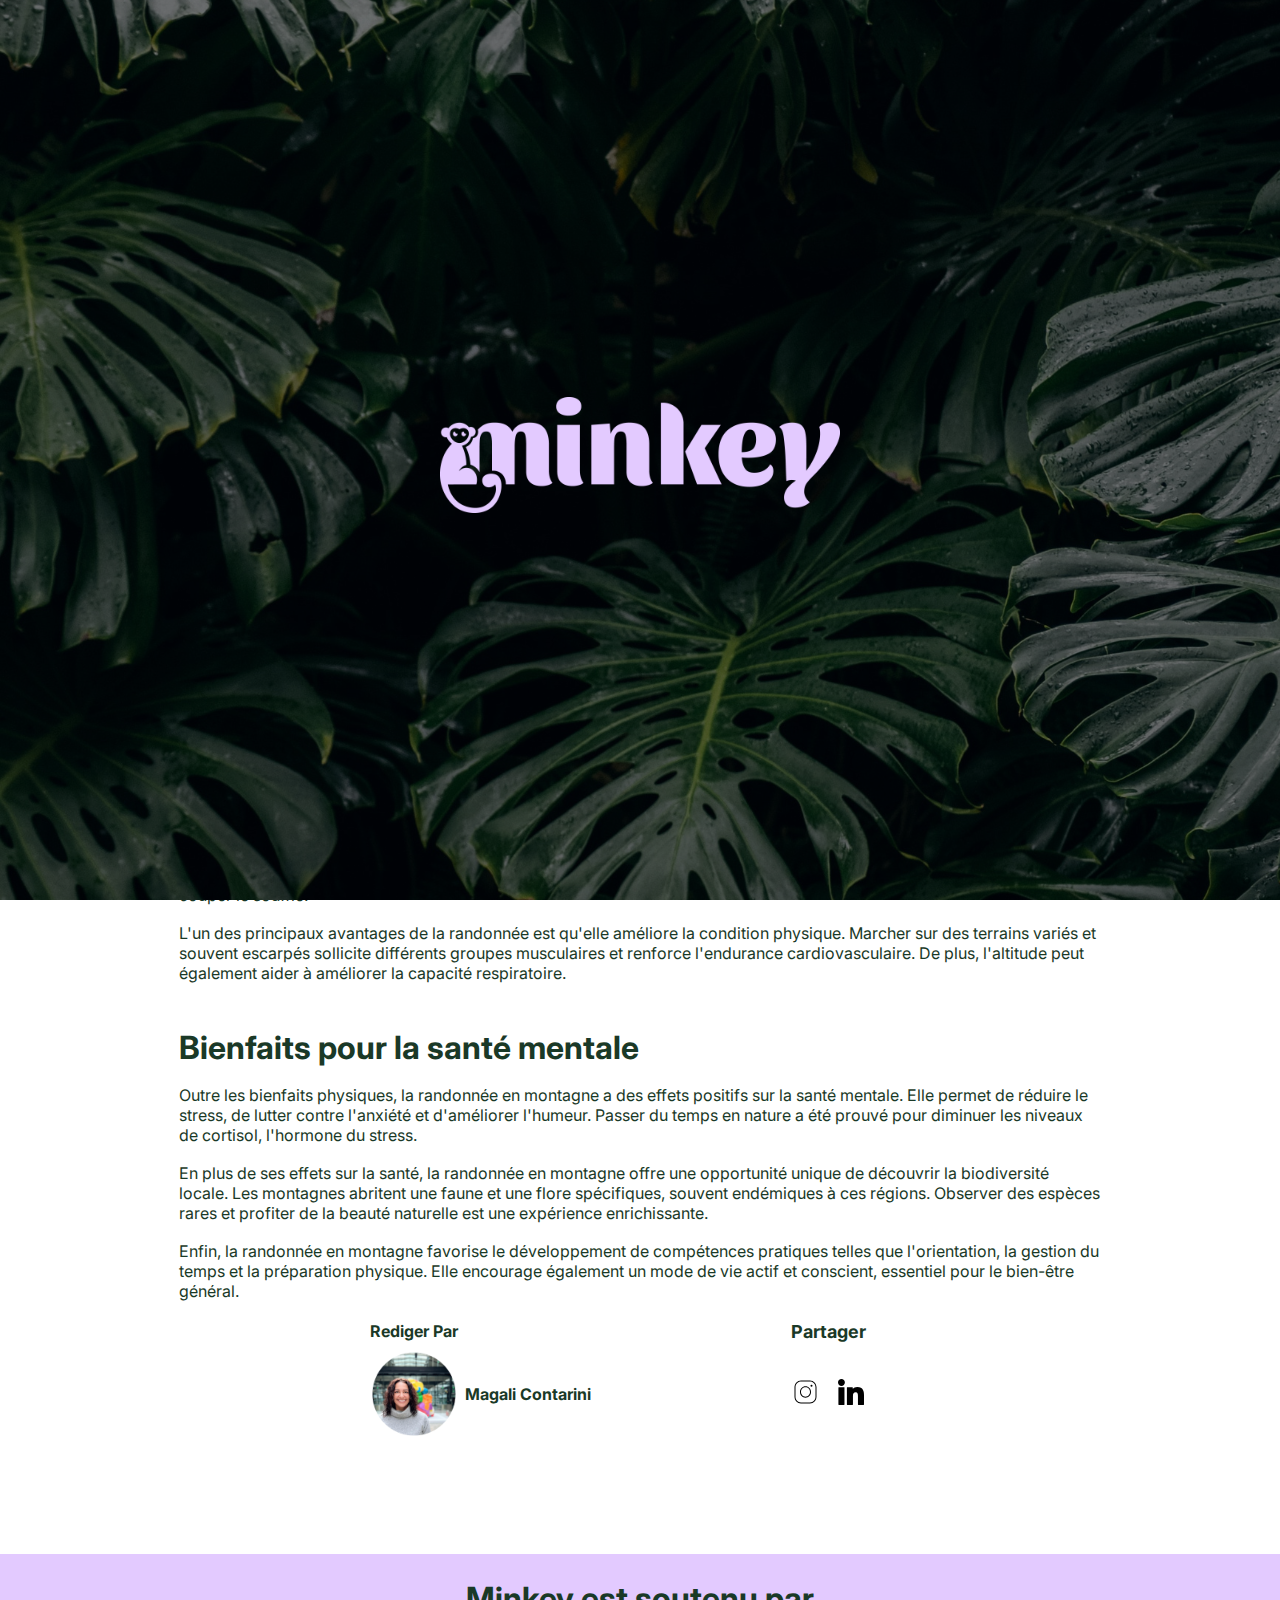
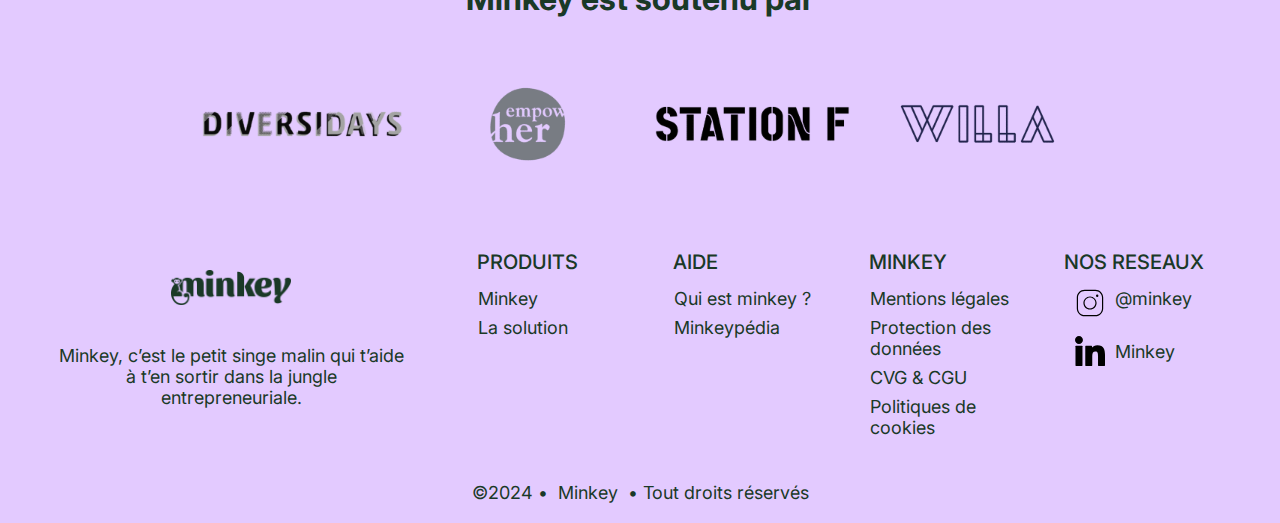
<file: Articles/creation-d-entreprise copy.html>
<!DOCTYPE html>
<html lang="en">
<head>
    <meta charset="UTF-8">
    <meta name="viewport" content="width=device-width, initial-scale=1.0">
    <link rel="icon" href="Images/Disign-Minkey.png">
    <link rel="stylesheet" href="..\styles\styles.css">
    <title>Creation de son entreprise</title>
</head>
<body>
    <!-- Loading page-->

    <div id="loader">
        <img class="loadingMinkey" src="..\Images/Logo-Minkey-pink-RVB.png" alt="logo">
    </div>
    
    <script>
        document.addEventListener("DOMContentLoaded", function() {
        // Afficher la page de chargement
        document.getElementById("loader").style.display = "flex";
    
        // Cacher la page de chargement après 3 secondes
        setTimeout(function() {
            document.getElementById("loader").style.display = "none";
        }, 6000);
        });
    
            
    </script>
    
    
    <!-- Navbar -->
    <nav class = 'Navbar'>
        <ul class="Sidebar">
            <li class="HideSidebar" onclick="HideSidebar()"><a href="#"><svg xmlns="http://www.w3.org/2000/svg" height="40px" viewBox="0 -960 960 960" width="40px" fill="#e8eaed"><path d="m256-200-56-56 224-224-224-224 56-56 224 224 224-224 56 56-224 224 224 224-56 56-224-224-224 224Z"/></svg></a></li> <br> <br>
            <li class="Nav-List1"><a class="links" href="..\Pages\solution.html">Solution</a></li> <br>
            <li class="Nav-List1"><a class="links" href="..\Pages\Minkey.html">Minkey</a></li> <br>
            <li class="Nav-List1"><a class="links" href="..\Pages\blog.html">Le blog</a></li> <br>
            <li class="Nav-List1"><a class="links" href="..\Pages\Partenaire.html">Partenaires</a></li> <br>
        </ul>
        <ul class="Nav-container">
            <li class="list-image"><a href="..\index.html"><img class="HomeImage" src="..\Images\Logo-Minkey-Green-RVB.png" alt="HomeImage"></a></li>
            <li class="Nav-List"><a class="links" href="..\Pages\solution.html">Solution</a></li>
            <li class="Nav-List"><a class="links" href="..\Pages\Minkey.html">Minkey</a></li>
            <li class="Nav-List"><a class="links" href="..\Pages\blog.html">Le blog</a></li>
            <li class="Nav-List"><a class="links" href="..\Pages\Partenaire.html">Partenaires</a></li>
            <li class="icon" onclick="ShowSidebar()"><a href="#"><svg xmlns="http://www.w3.org/2000/svg" height="40px" viewBox="0 -960 960 960" width="40px" fill="#e8eaed"><path d="M120-240v-80h720v80H120Zm0-200v-80h720v80H120Zm0-200v-80h720v80H120Z"/></svg></a></li>
        </ul>
        <a class="buttonProfile" href="https://my.minkey.fr"><img class="profile" src="..\Images\Profile.png" alt="profile"></a>
            
        <a class="ButtonContact" href="contact.html">Contact</a>
    </nav>
    
    <script>
        function ShowSidebar() {
            const Sidebar = document.querySelector('.Sidebar')
            Sidebar.style.display = 'flex'
        }
        function HideSidebar() {
            const Sidebar = document.querySelector('.Sidebar')
            Sidebar.style.display = 'none'
        }
    </script>

    <div class="FirstVisual">
        <img class="Visuel-Article" src="..\Images\Fond-jungle.png" alt="Visuel-Article">
        <div class="Visual-title">Business Plan toute les infos clés</div>
    </div>
    <div class="all-content">
        <div class="Main-content">
            <h1 class="Article-title">Business plan : que doit-il impérativement contenir et comment le réussir ?</h1>
            <div class="details"></div>
                <span class="Etiquette">Création d'entreprise</span>
                <span class="Creation"> Minkey 13-05-2024</span>
                <div class="corps-texte">
                    <article>
                        <p>
                            La randonnée en montagne est une activité de plein air qui offre de nombreux bienfaits pour la santé physique et mentale. En plus d'être une excellente forme d'exercice, elle permet de se reconnecter avec la nature et de profiter de paysages à couper le souffle.
                        </p>
                        <p>
                            L'un des principaux avantages de la randonnée est qu'elle améliore la condition physique. Marcher sur des terrains variés et souvent escarpés sollicite différents groupes musculaires et renforce l'endurance cardiovasculaire. De plus, l'altitude peut également aider à améliorer la capacité respiratoire.
                        </p>
                        <h2>
                            Bienfaits pour la santé mentale
                        </h2>
                        <p>
                            Outre les bienfaits physiques, la randonnée en montagne a des effets positifs sur la santé mentale. Elle permet de réduire le stress, de lutter contre l'anxiété et d'améliorer l'humeur. Passer du temps en nature a été prouvé pour diminuer les niveaux de cortisol, l'hormone du stress.
                        </p>
                        <p>
                            En plus de ses effets sur la santé, la randonnée en montagne offre une opportunité unique de découvrir la biodiversité locale. Les montagnes abritent une faune et une flore spécifiques, souvent endémiques à ces régions. Observer des espèces rares et profiter de la beauté naturelle est une expérience enrichissante.
                        </p>
                        <p>
                            Enfin, la randonnée en montagne favorise le développement de compétences pratiques telles que l'orientation, la gestion du temps et la préparation physique. Elle encourage également un mode de vie actif et conscient, essentiel pour le bien-être général.
                        </p>
                    </article>
                </div>
                

            <div class="Article-description">
                <div class="Redactedby">
                    <p class="redact-text">Rediger Par</p>
                    <div class="content-redact">
                        <img class="Redactedby-image" src="..\Images\Magali.png" alt="Redactedby-image">
                        <span class="Redactedby-name">Magali Contarini</span>
                    </div>

                </div>

                <div class="Share">
                    <p class="Share-text">Partager</p>
                    <div class="content-share">
                        <a href="https://instagram.com"target="_blank"><img class="Share-image Inst-IMG" src="..\Images\icons\instagram.svg" alt="instagram"></a>
                        <a href="https://www.linkedin.com/shareArticle?mini=true&url=https://minkey.fr/&title=Minkey" target="_blank"><img class="Share-image Linkedin-IMG" src="..\Images\icons\linkedin.svg" alt="linkedin"></a>
                    </div>  
            </div>
            </div>
        </div>
    
    </div>
    
    <!-- Footer -->
    <footer>
        <div class="CatchTextFooter">
            <h2>Minkey est soutenu par </h2>
        </div>
        <div class="logo-incub">
            <a href="https://diversidays.com/" target="_blank"><img src="..\Images/Diversidays.png" alt="Images Incubateurs"></a>
            <a href="https://empow-her.com/" target="_blank"><img src="..\Images/Empowher.png" alt="Images Incubateurs"></a>
            <a href="https://stationf.co/" target="_blank"><img src="..\Images/StationF.png" alt="Images Incubateurs"></a>
            <a href="https://hellowilla.co/" target="_blank"><img src="..\Images/willa.png" alt="Images Incubateurs"></a>
        </div>

        <div class="content-footer">
            <div class="brand">
                <a href="index.html"><img class="brand-logo" src="..\Images\Logo-Minkey-Green-RVB.png" alt="Logo Minkey"></a>
                <p class="brand-text">Minkey, c’est le petit singe malin qui t’aide à t’en sortir dans la jungle entrepreneuriale.</p>
    
            </div>
            <div class="bloc footer-produits">
                <h3 class="title">produits</p>
                <ul class="list-produits">
                    <li><a href="#">Minkey</a></li>
                    <li><a href="#">La solution</a></li> 
                </ul>
            </div>
            <div class="bloc footer-aide">
                <h3 class="title">aide</p>
                <ul class="list-aide">
                    <li><a href="#">Qui est minkey ?</a></li>
                    <li><a href="#">Minkeypédia</a></li>
                </ul>
            </div>
            <div class="bloc footer-minkey">
                <h3 class="title">Minkey</p>
                <ul class="list-minkey">
                    <li><a href="#">Mentions légales</a></li>
                    <li><a href="#">Protection des données</a></li>
                    <li><a href="#">CVG & CGU</a></li>
                    <li><a href="#">Politiques de cookies</a></li>
                </ul>
            </div>
            <div class="bloc footer-reseaux">
                <h3 class="title">Nos reseaux</p>
                <ul class="list-reseaux">
                    <li><a id="InstagramText" class="Instagram" href="https://www.instagram.com/minkey.fr/" target="_blank"><img class="Reseaux" id="InstagramIMG" src="..\Images\icons\instagram.svg" alt="Icones reseaux sociaux">@minkey</a></li>
                    <li><a id="LinkedinText"  class="linkedin" href="https://www.linkedin.com/company/minkey-fr/" target="_blank"><img class="Reseaux" id="LinkedinIMG" src="..\Images\icons\linkedin.svg" alt="Icones reseaux sociaux">Minkey</a></li>
                </ul>
            </div>
            
        </div>
        <p class="copy">&copy;2024 &#x2022; <a href="#"> &nbsp Minkey &nbsp </a> &#x2022; Tout droits réservés</p>
    </footer>
</body>

</html>
</file>
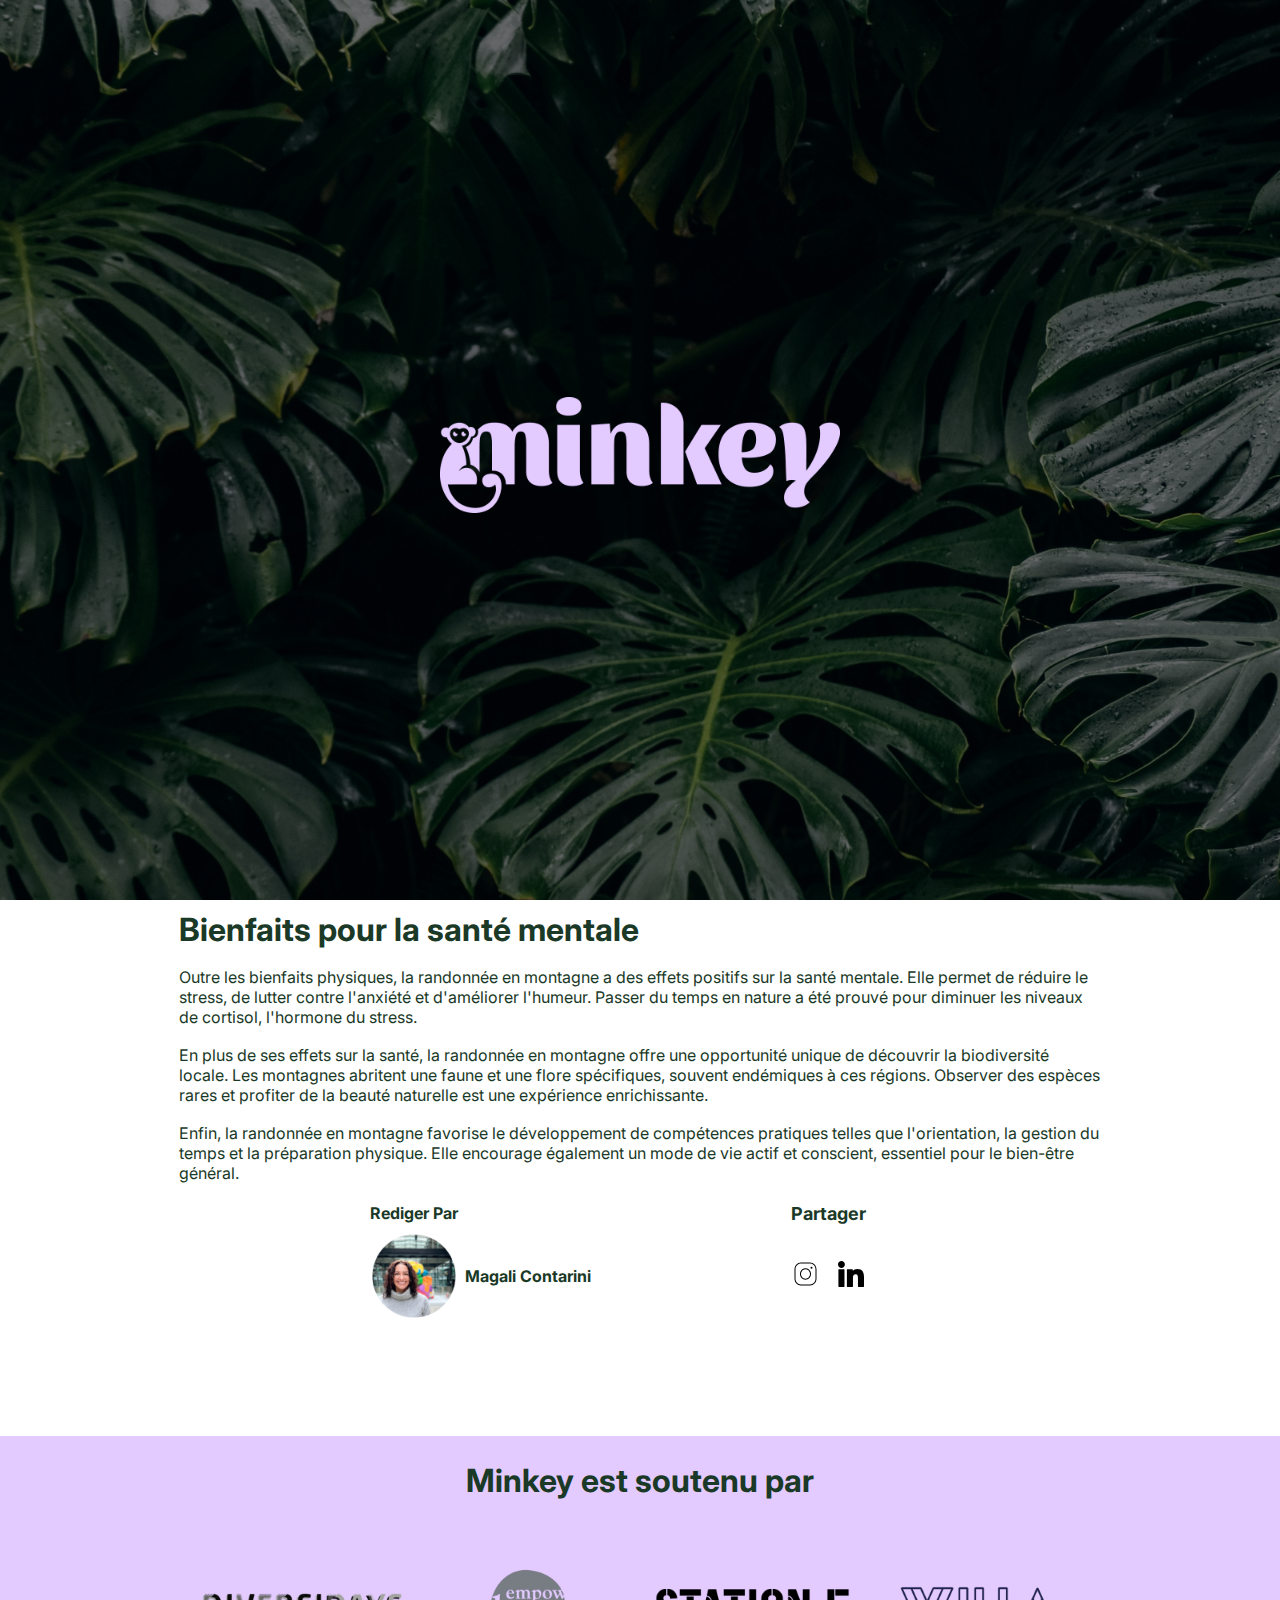
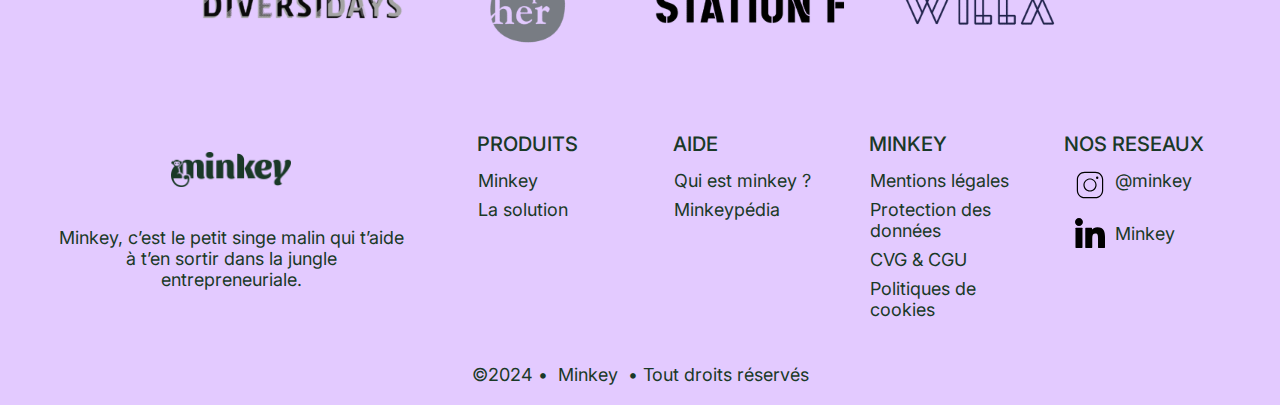
<file: Articles/creation-d-entreprise.html>
<!DOCTYPE html>
<html lang="en">
<head>
    <meta charset="UTF-8">
    <meta name="viewport" content="width=device-width, initial-scale=1.0">
    <link rel="icon" href="Images/Disign-Minkey.png">
    <link rel="stylesheet" href="..\styles\styles.css">
    <title>Texte sur entrepreneuriat</title>
</head>
<body>
    <!-- Loading page-->

    <div id="loader">
        <img class="loadingMinkey" src="..\Images/Logo-Minkey-pink-RVB.png" alt="logo">
    </div>
    
    <script>
        document.addEventListener("DOMContentLoaded", function() {
        // Afficher la page de chargement
        document.getElementById("loader").style.display = "flex";
    
        // Cacher la page de chargement après 3 secondes
        setTimeout(function() {
            document.getElementById("loader").style.display = "none";
        }, 6000);
        });
    
            
    </script>
    
    
    <!-- Navbar -->
    <nav class = 'Navbar'>
        <ul class="Sidebar">
            <li class="HideSidebar" onclick="HideSidebar()"><a href="#"><svg xmlns="http://www.w3.org/2000/svg" height="40px" viewBox="0 -960 960 960" width="40px" fill="#e8eaed"><path d="m256-200-56-56 224-224-224-224 56-56 224 224 224-224 56 56-224 224 224 224-56 56-224-224-224 224Z"/></svg></a></li> <br> <br>
            <li class="Nav-List1"><a class="links" href="..\Pages\solution.html">Solution</a></li> <br>
            <li class="Nav-List1"><a class="links" href="..\Pages\Minkey.html">Minkey</a></li> <br>
            <li class="Nav-List1"><a class="links" href="..\Pages\blog.html">Le blog</a></li> <br>
            <li class="Nav-List1"><a class="links" href="..\Pages\Partenaire.html">Partenaires</a></li> <br>
        </ul>
        <ul class="Nav-container">
            <li class="list-image"><a href="..\index.html"><img class="HomeImage" src="..\Images\Logo-Minkey-Green-RVB.png" alt="HomeImage"></a></li>
            <li class="Nav-List"><a class="links" href="..\Pages\solution.html">Solution</a></li>
            <li class="Nav-List"><a class="links" href="..\Pages\Minkey.html">Minkey</a></li>
            <li class="Nav-List"><a class="links" href="..\Pages\blog.html">Le blog</a></li>
            <li class="Nav-List"><a class="links" href="..\Pages\Partenaire.html">Partenaires</a></li>
            <li class="icon" onclick="ShowSidebar()"><a href="#"><svg xmlns="http://www.w3.org/2000/svg" height="40px" viewBox="0 -960 960 960" width="40px" fill="#e8eaed"><path d="M120-240v-80h720v80H120Zm0-200v-80h720v80H120Zm0-200v-80h720v80H120Z"/></svg></a></li>
        </ul>
        <a class="buttonProfile" href="https://my.minkey.fr"><img class="profile" src="..\Images\Profile.png" alt="profile"></a>
            
        <a class="ButtonContact" href="contact.html">Contact</a>
    </nav>
    
    <script>
        function ShowSidebar() {
            const Sidebar = document.querySelector('.Sidebar')
            Sidebar.style.display = 'flex'
        }
        function HideSidebar() {
            const Sidebar = document.querySelector('.Sidebar')
            Sidebar.style.display = 'none'
        }
    </script>

    <div class="FirstVisual">
        <img class="Visuel-Article" src="..\Images\Fond-jungle.png" alt="Visuel-Article">
        <div class="Visual-title">Business Plan toute les infos clés</div>
    </div>
    <div class="all-content">
        <div class="Main-content">
            <h1 class="Article-title">Financer son entreprise</h1>
            <div class="details"></div>
                <span class="Etiquette">Finances</span>
                <span class="Creation"> Minkey 13-05-2024</span>
                <div class="corps-texte">
                    <article>
                        <p>
                            La randonnée en montagne est une activité de plein air qui offre de nombreux bienfaits pour la santé physique et mentale. En plus d'être une excellente forme d'exercice, elle permet de se reconnecter avec la nature et de profiter de paysages à couper le souffle.
                        </p>
                        <p>
                            L'un des principaux avantages de la randonnée est qu'elle améliore la condition physique. Marcher sur des terrains variés et souvent escarpés sollicite différents groupes musculaires et renforce l'endurance cardiovasculaire. De plus, l'altitude peut également aider à améliorer la capacité respiratoire.
                        </p>
                        <h2>
                            Bienfaits pour la santé mentale
                        </h2>
                        <p>
                            Outre les bienfaits physiques, la randonnée en montagne a des effets positifs sur la santé mentale. Elle permet de réduire le stress, de lutter contre l'anxiété et d'améliorer l'humeur. Passer du temps en nature a été prouvé pour diminuer les niveaux de cortisol, l'hormone du stress.
                        </p>
                        <p>
                            En plus de ses effets sur la santé, la randonnée en montagne offre une opportunité unique de découvrir la biodiversité locale. Les montagnes abritent une faune et une flore spécifiques, souvent endémiques à ces régions. Observer des espèces rares et profiter de la beauté naturelle est une expérience enrichissante.
                        </p>
                        <p>
                            Enfin, la randonnée en montagne favorise le développement de compétences pratiques telles que l'orientation, la gestion du temps et la préparation physique. Elle encourage également un mode de vie actif et conscient, essentiel pour le bien-être général.
                        </p>
                    </article>
                </div>
                

            <div class="Article-description">
                <div class="Redactedby">
                    <p class="redact-text">Rediger Par</p>
                    <div class="content-redact">
                        <img class="Redactedby-image" src="..\Images\Magali.png" alt="Redactedby-image">
                        <span class="Redactedby-name">Magali Contarini</span>
                    </div>

                </div>

                <div class="Share">
                    <p class="Share-text">Partager</p>
                    <div class="content-share">
                        <a href="https://instagram.com"target="_blank"><img class="Share-image Inst-IMG" src="..\Images\icons\instagram.svg" alt="instagram"></a>
                        <a href="https://www.linkedin.com/shareArticle?mini=true&url=https://minkey.fr/&title=Minkey" target="_blank"><img class="Share-image Linkedin-IMG" src="..\Images\icons\linkedin.svg" alt="linkedin"></a>
                    </div>  
            </div>
            </div>
        </div>
    
    </div>
    
    <!-- Footer -->
    <footer>
        <div class="CatchTextFooter">
            <h2>Minkey est soutenu par </h2>
        </div>
        <div class="logo-incub">
            <a href="https://diversidays.com/" target="_blank"><img src="..\Images/Diversidays.png" alt="Images Incubateurs"></a>
            <a href="https://empow-her.com/" target="_blank"><img src="..\Images/Empowher.png" alt="Images Incubateurs"></a>
            <a href="https://stationf.co/" target="_blank"><img src="..\Images/StationF.png" alt="Images Incubateurs"></a>
            <a href="https://hellowilla.co/" target="_blank"><img src="..\Images/willa.png" alt="Images Incubateurs"></a>
        </div>

        <div class="content-footer">
            <div class="brand">
                <a href="index.html"><img class="brand-logo" src="..\Images\Logo-Minkey-Green-RVB.png" alt="Logo Minkey"></a>
                <p class="brand-text">Minkey, c’est le petit singe malin qui t’aide à t’en sortir dans la jungle entrepreneuriale.</p>
    
            </div>
            <div class="bloc footer-produits">
                <h3 class="title">produits</p>
                <ul class="list-produits">
                    <li><a href="#">Minkey</a></li>
                    <li><a href="#">La solution</a></li> 
                </ul>
            </div>
            <div class="bloc footer-aide">
                <h3 class="title">aide</p>
                <ul class="list-aide">
                    <li><a href="#">Qui est minkey ?</a></li>
                    <li><a href="#">Minkeypédia</a></li>
                </ul>
            </div>
            <div class="bloc footer-minkey">
                <h3 class="title">Minkey</p>
                <ul class="list-minkey">
                    <li><a href="#">Mentions légales</a></li>
                    <li><a href="#">Protection des données</a></li>
                    <li><a href="#">CVG & CGU</a></li>
                    <li><a href="#">Politiques de cookies</a></li>
                </ul>
            </div>
            <div class="bloc footer-reseaux">
                <h3 class="title">Nos reseaux</p>
                <ul class="list-reseaux">
                    <li><a id="InstagramText" class="Instagram" href="https://www.instagram.com/minkey.fr/" target="_blank"><img class="Reseaux" id="InstagramIMG" src="..\Images\icons\instagram.svg" alt="Icones reseaux sociaux">@minkey</a></li>
                    <li><a id="LinkedinText"  class="linkedin" href="https://www.linkedin.com/company/minkey-fr/" target="_blank"><img class="Reseaux" id="LinkedinIMG" src="..\Images\icons\linkedin.svg" alt="Icones reseaux sociaux">Minkey</a></li>
                </ul>
            </div>
            
        </div>
        <p class="copy">&copy;2024 &#x2022; <a href="#"> &nbsp Minkey &nbsp </a> &#x2022; Tout droits réservés</p>
    </footer>
</body>

</html>
</file>
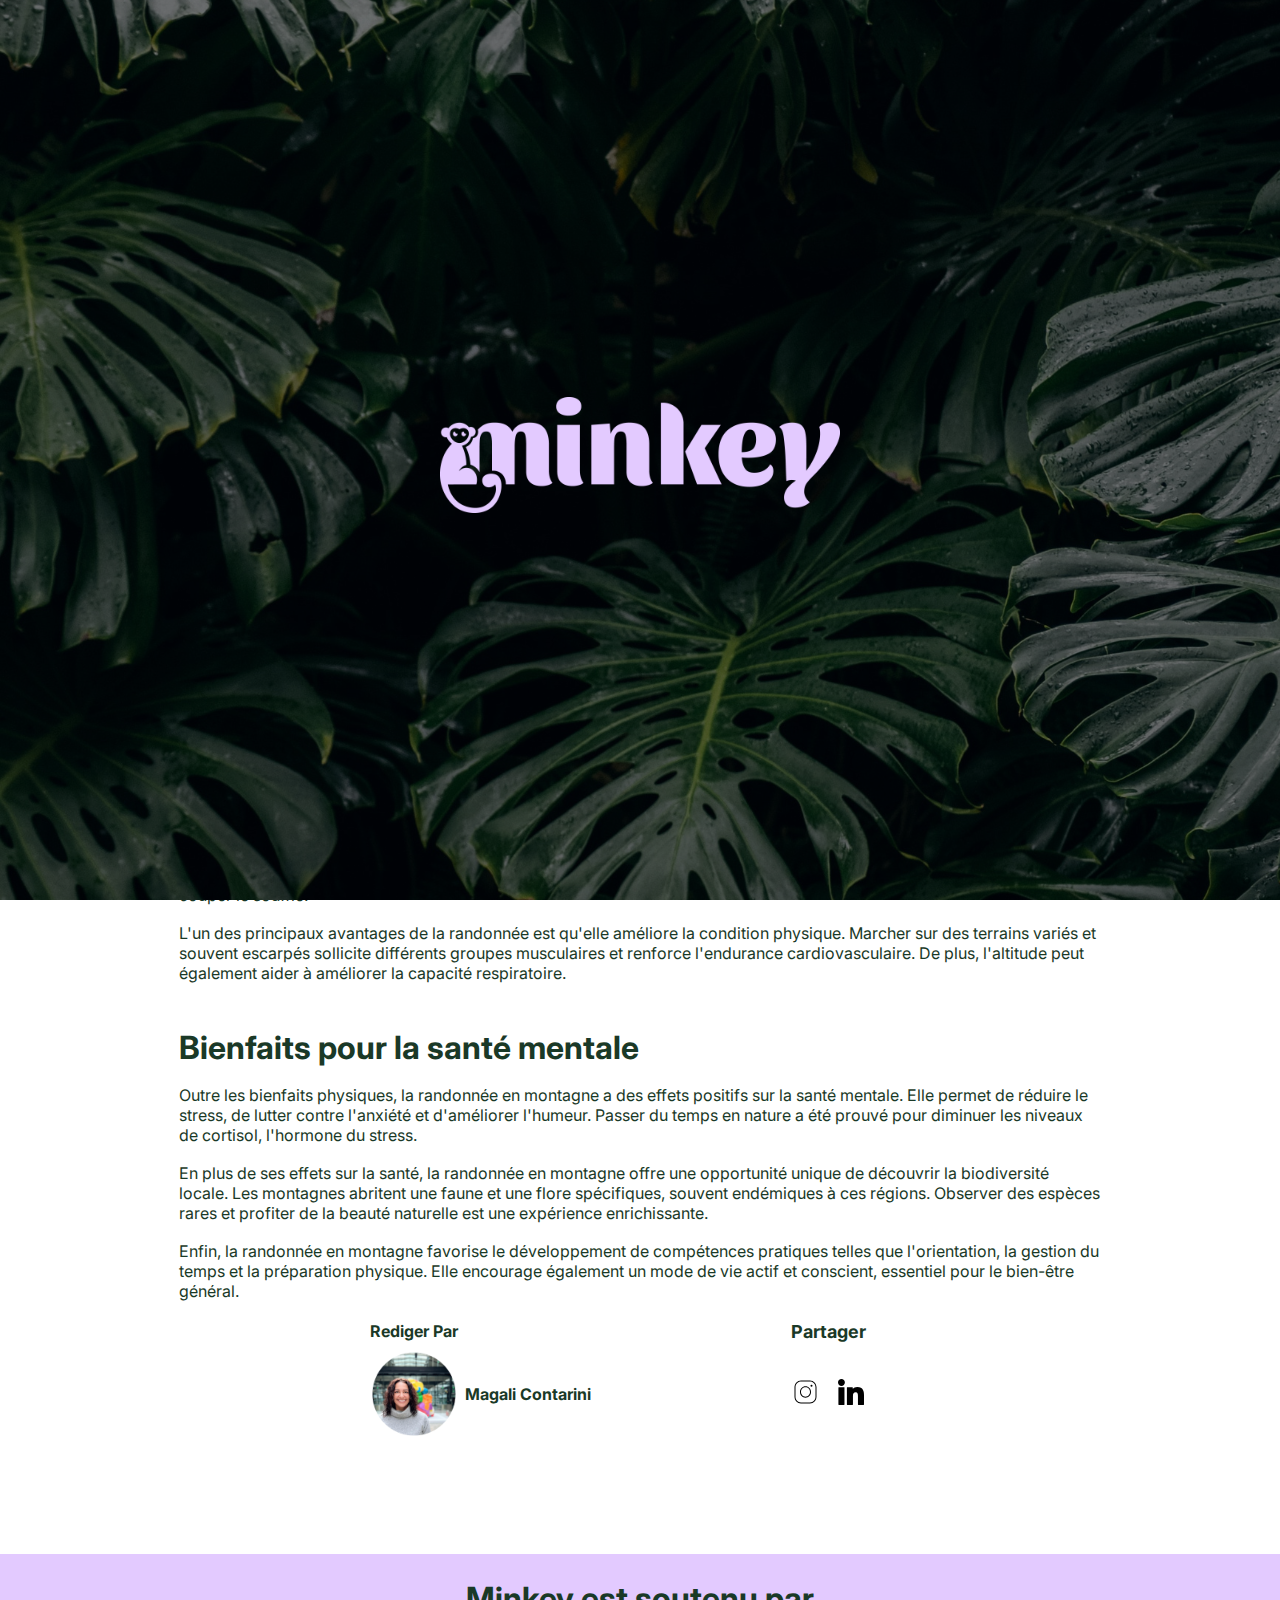
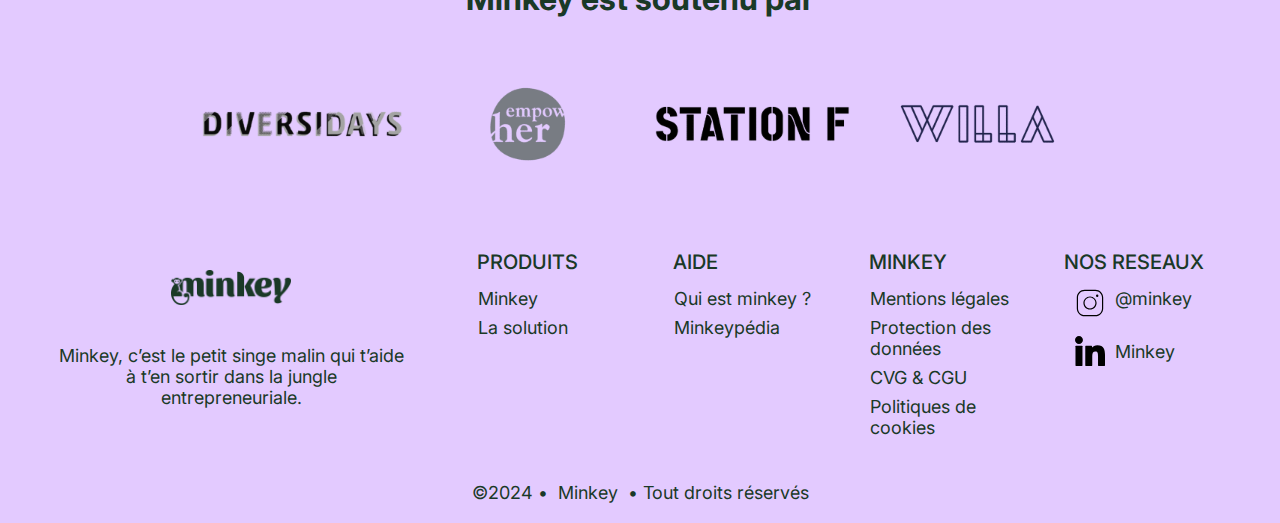
<file: Articles/s-entourer-en-entrepreneuriat.html>
<!DOCTYPE html>
<html lang="fr">
<head>
    <meta charset="UTF-8">
    <meta name="viewport" content="width=device-width, initial-scale=1.0">
    <link rel="icon" href="Images/Disign-Minkey.png">
    <link rel="stylesheet" href="..\styles\styles.css">
    <title>S'entourer en entrepreneuriat</title>
</head>
<body>
    <!-- Loading page-->

    <div id="loader">
        <img class="loadingMinkey" src="..\Images/Logo-Minkey-pink-RVB.png" alt="logo">
    </div>
    
    <script>
        document.addEventListener("DOMContentLoaded", function() {
        // Afficher la page de chargement
        document.getElementById("loader").style.display = "flex";
    
        // Cacher la page de chargement après 3 secondes
        setTimeout(function() {
            document.getElementById("loader").style.display = "none";
        }, 6000);
        });
    
            
    </script>
    
    
    <!-- Navbar -->
    <nav class = 'Navbar'>
        <ul class="Sidebar">
            <li class="HideSidebar" onclick="HideSidebar()"><a href="#"><svg xmlns="http://www.w3.org/2000/svg" height="40px" viewBox="0 -960 960 960" width="40px" fill="#e8eaed"><path d="m256-200-56-56 224-224-224-224 56-56 224 224 224-224 56 56-224 224 224 224-56 56-224-224-224 224Z"/></svg></a></li> <br> <br>
            <li class="Nav-List1"><a class="links" href="..\Pages\solution.html">Solution</a></li> <br>
            <li class="Nav-List1"><a class="links" href="..\Pages\Minkey.html">Minkey</a></li> <br>
            <li class="Nav-List1"><a class="links" href="..\Pages\blog.html">Le blog</a></li> <br>
            <li class="Nav-List1"><a class="links" href="..\Pages\Partenaire.html">Partenaires</a></li> <br>
        </ul>
        <ul class="Nav-container">
            <li class="list-image"><a href="..\index.html"><img class="HomeImage" src="..\Images\Logo-Minkey-Green-RVB.png" alt="HomeImage"></a></li>
            <li class="Nav-List"><a class="links" href="..\Pages\solution.html">Solution</a></li>
            <li class="Nav-List"><a class="links" href="..\Pages\Minkey.html">Minkey</a></li>
            <li class="Nav-List"><a class="links" href="..\Pages\blog.html">Le blog</a></li>
            <li class="Nav-List"><a class="links" href="..\Pages\Partenaire.html">Partenaires</a></li>
            <li class="icon" onclick="ShowSidebar()"><a href="#"><svg xmlns="http://www.w3.org/2000/svg" height="40px" viewBox="0 -960 960 960" width="40px" fill="#e8eaed"><path d="M120-240v-80h720v80H120Zm0-200v-80h720v80H120Zm0-200v-80h720v80H120Z"/></svg></a></li>
        </ul>
        <a class="buttonProfile" href="https://my.minkey.fr"><img class="profile" src="..\Images\Profile.png" alt="profile"></a>
            
        <a class="ButtonContact" href="contact.html">Contact</a>
    </nav>
    
    <script>
        function ShowSidebar() {
            const Sidebar = document.querySelector('.Sidebar')
            Sidebar.style.display = 'flex'
        }
        function HideSidebar() {
            const Sidebar = document.querySelector('.Sidebar')
            Sidebar.style.display = 'none'
        }
    </script>

    <div class="FirstVisual">
        <img class="Visuel-Article" src="..\Images\Fond-jungle.png" alt="Visuel-Article">
        <div class="Visual-title">Business Plan toute les infos clés</div>
    </div>
    <div class="all-content">
        <div class="Main-content">
            <h1 class="Article-title">Business plan : que doit-il impérativement contenir et comment le réussir ?</h1>
            <div class="details"></div>
                <span class="Etiquette">Stratégie</span>
                <span class="Creation"> Minkey 13-05-2024</span>
                <div class="corps-texte">
                    <article>
                        <p>
                            La randonnée en montagne est une activité de plein air qui offre de nombreux bienfaits pour la santé physique et mentale. En plus d'être une excellente forme d'exercice, elle permet de se reconnecter avec la nature et de profiter de paysages à couper le souffle.
                        </p>
                        <p>
                            L'un des principaux avantages de la randonnée est qu'elle améliore la condition physique. Marcher sur des terrains variés et souvent escarpés sollicite différents groupes musculaires et renforce l'endurance cardiovasculaire. De plus, l'altitude peut également aider à améliorer la capacité respiratoire.
                        </p>
                        <h2>
                            Bienfaits pour la santé mentale
                        </h2>
                        <p>
                            Outre les bienfaits physiques, la randonnée en montagne a des effets positifs sur la santé mentale. Elle permet de réduire le stress, de lutter contre l'anxiété et d'améliorer l'humeur. Passer du temps en nature a été prouvé pour diminuer les niveaux de cortisol, l'hormone du stress.
                        </p>
                        <p>
                            En plus de ses effets sur la santé, la randonnée en montagne offre une opportunité unique de découvrir la biodiversité locale. Les montagnes abritent une faune et une flore spécifiques, souvent endémiques à ces régions. Observer des espèces rares et profiter de la beauté naturelle est une expérience enrichissante.
                        </p>
                        <p>
                            Enfin, la randonnée en montagne favorise le développement de compétences pratiques telles que l'orientation, la gestion du temps et la préparation physique. Elle encourage également un mode de vie actif et conscient, essentiel pour le bien-être général.
                        </p>
                    </article>
                </div>
                

            <div class="Article-description">
                <div class="Redactedby">
                    <p class="redact-text">Rediger Par</p>
                    <div class="content-redact">
                        <img class="Redactedby-image" src="..\Images\Magali.png" alt="Redactedby-image">
                        <span class="Redactedby-name">Magali Contarini</span>
                    </div>

                </div>

                <div class="Share">
                    <p class="Share-text">Partager</p>
                    <div class="content-share">
                        <a href="https://instagram.com"target="_blank"><img class="Share-image Inst-IMG" src="..\Images\icons\instagram.svg" alt="instagram"></a>
                        <a href="https://www.linkedin.com/shareArticle?mini=true&url=https://minkey.fr/&title=Minkey" target="_blank"><img class="Share-image Linkedin-IMG" src="..\Images\icons\linkedin.svg" alt="linkedin"></a>
                    </div>  
            </div>
            </div>
        </div>
    
    </div>
    
    <!-- Footer -->
    <footer>
        <div class="CatchTextFooter">
            <h2>Minkey est soutenu par </h2>
        </div>
        <div class="logo-incub">
            <a href="https://diversidays.com/" target="_blank"><img src="..\Images/Diversidays.png" alt="Images Incubateurs"></a>
            <a href="https://empow-her.com/" target="_blank"><img src="..\Images/Empowher.png" alt="Images Incubateurs"></a>
            <a href="https://stationf.co/" target="_blank"><img src="..\Images/StationF.png" alt="Images Incubateurs"></a>
            <a href="https://hellowilla.co/" target="_blank"><img src="..\Images/willa.png" alt="Images Incubateurs"></a>
        </div>

        <div class="content-footer">
            <div class="brand">
                <a href="index.html"><img class="brand-logo" src="..\Images\Logo-Minkey-Green-RVB.png" alt="Logo Minkey"></a>
                <p class="brand-text">Minkey, c’est le petit singe malin qui t’aide à t’en sortir dans la jungle entrepreneuriale.</p>
    
            </div>
            <div class="bloc footer-produits">
                <h3 class="title">produits</p>
                <ul class="list-produits">
                    <li><a href="#">Minkey</a></li>
                    <li><a href="#">La solution</a></li> 
                </ul>
            </div>
            <div class="bloc footer-aide">
                <h3 class="title">aide</p>
                <ul class="list-aide">
                    <li><a href="#">Qui est minkey ?</a></li>
                    <li><a href="#">Minkeypédia</a></li>
                </ul>
            </div>
            <div class="bloc footer-minkey">
                <h3 class="title">Minkey</p>
                <ul class="list-minkey">
                    <li><a href="#">Mentions légales</a></li>
                    <li><a href="#">Protection des données</a></li>
                    <li><a href="#">CVG & CGU</a></li>
                    <li><a href="#">Politiques de cookies</a></li>
                </ul>
            </div>
            <div class="bloc footer-reseaux">
                <h3 class="title">Nos reseaux</p>
                <ul class="list-reseaux">
                    <li><a id="InstagramText" class="Instagram" href="https://www.instagram.com/minkey.fr/" target="_blank"><img class="Reseaux" id="InstagramIMG" src="..\Images\icons\instagram.svg" alt="Icones reseaux sociaux">@minkey</a></li>
                    <li><a id="LinkedinText"  class="linkedin" href="https://www.linkedin.com/company/minkey-fr/" target="_blank"><img class="Reseaux" id="LinkedinIMG" src="..\Images\icons\linkedin.svg" alt="Icones reseaux sociaux">Minkey</a></li>
                </ul>
            </div>
            
        </div>
        <p class="copy">&copy;2024 &#x2022; <a href="#"> &nbsp Minkey &nbsp </a> &#x2022; Tout droits réservés</p>
    </footer>
</body>

</html>
</file>
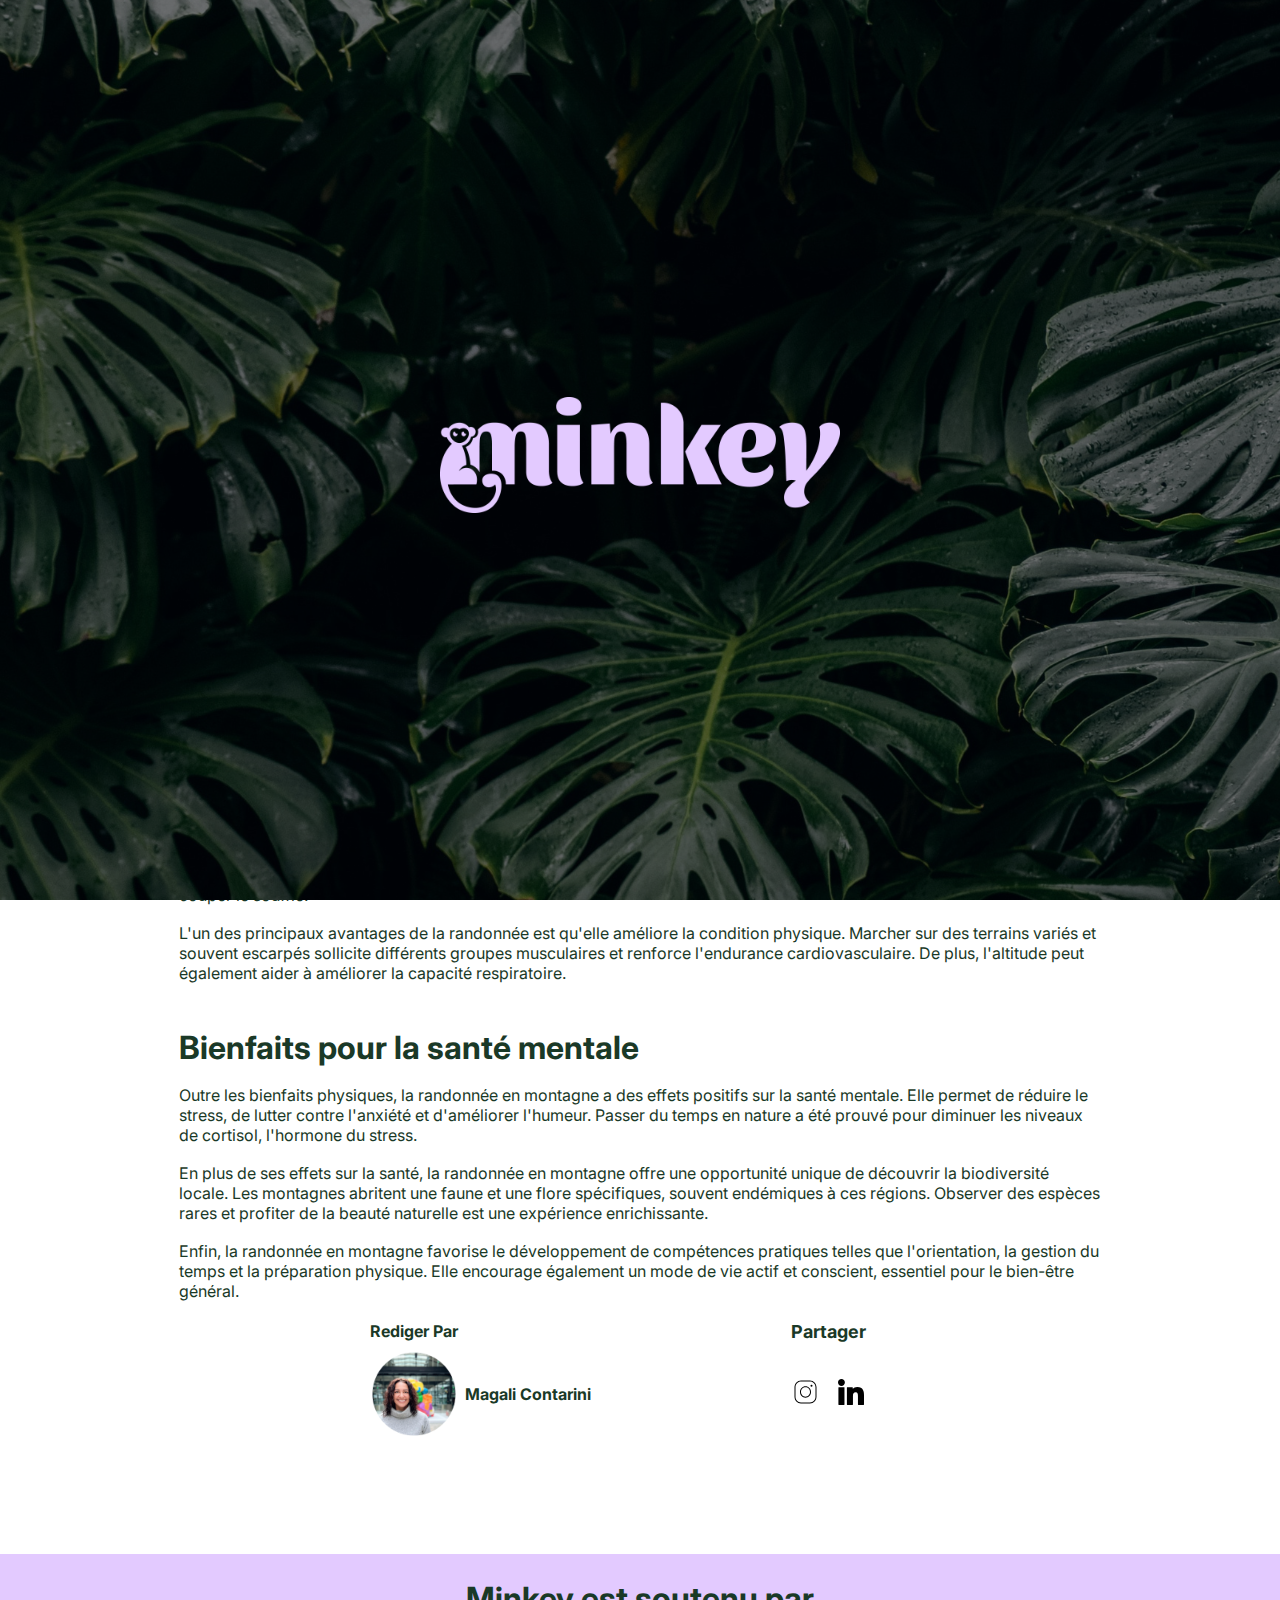
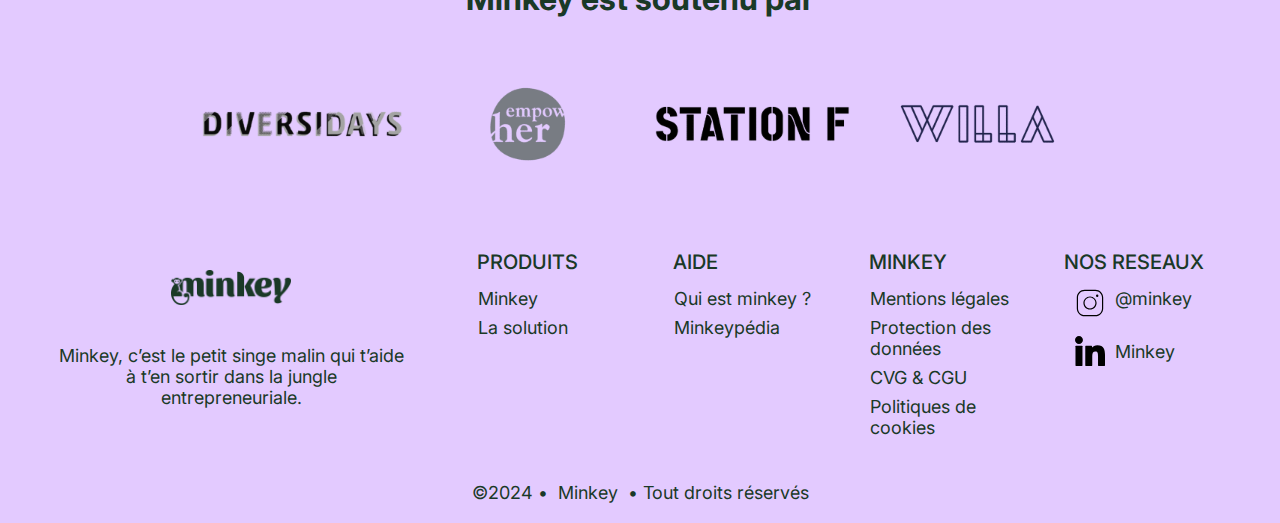
<file: Articles/types-de-pitch.html>
<!DOCTYPE html>
<html lang="fr">
<head>
    <meta charset="UTF-8">
    <meta name="viewport" content="width=device-width, initial-scale=1.0">
    <link rel="icon" href="Images/Disign-Minkey.png">
    <link rel="stylesheet" href="..\styles\styles.css">
    <title>Types de pitch</title>
</head>
<body>
    <!-- Loading page-->

    <div id="loader">
        <img class="loadingMinkey" src="..\Images/Logo-Minkey-pink-RVB.png" alt="logo">
    </div>
    
    <script>
        document.addEventListener("DOMContentLoaded", function() {
        // Afficher la page de chargement
        document.getElementById("loader").style.display = "flex";
    
        // Cacher la page de chargement après 3 secondes
        setTimeout(function() {
            document.getElementById("loader").style.display = "none";
        }, 6000);
        });
    
            
    </script>
    
    
    <!-- Navbar -->
    <nav class = 'Navbar'>
        <ul class="Sidebar">
            <li class="HideSidebar" onclick="HideSidebar()"><a href="#"><svg xmlns="http://www.w3.org/2000/svg" height="40px" viewBox="0 -960 960 960" width="40px" fill="#e8eaed"><path d="m256-200-56-56 224-224-224-224 56-56 224 224 224-224 56 56-224 224 224 224-56 56-224-224-224 224Z"/></svg></a></li> <br> <br>
            <li class="Nav-List1"><a class="links" href="..\Pages\solution.html">Solution</a></li> <br>
            <li class="Nav-List1"><a class="links" href="..\Pages\Minkey.html">Minkey</a></li> <br>
            <li class="Nav-List1"><a class="links" href="..\Pages\blog.html">Le blog</a></li> <br>
            <li class="Nav-List1"><a class="links" href="..\Pages\Partenaire.html">Partenaires</a></li> <br>
        </ul>
        <ul class="Nav-container">
            <li class="list-image"><a href="..\index.html"><img class="HomeImage" src="..\Images\Logo-Minkey-Green-RVB.png" alt="HomeImage"></a></li>
            <li class="Nav-List"><a class="links" href="..\Pages\solution.html">Solution</a></li>
            <li class="Nav-List"><a class="links" href="..\Pages\Minkey.html">Minkey</a></li>
            <li class="Nav-List"><a class="links" href="..\Pages\blog.html">Le blog</a></li>
            <li class="Nav-List"><a class="links" href="..\Pages\Partenaire.html">Partenaires</a></li>
            <li class="icon" onclick="ShowSidebar()"><a href="#"><svg xmlns="http://www.w3.org/2000/svg" height="40px" viewBox="0 -960 960 960" width="40px" fill="#e8eaed"><path d="M120-240v-80h720v80H120Zm0-200v-80h720v80H120Zm0-200v-80h720v80H120Z"/></svg></a></li>
        </ul>
        <a class="buttonProfile" href="https://my.minkey.fr"><img class="profile" src="..\Images\Profile.png" alt="profile"></a>
            
        <a class="ButtonContact" href="contact.html">Contact</a>
    </nav>
    
    <script>
        function ShowSidebar() {
            const Sidebar = document.querySelector('.Sidebar')
            Sidebar.style.display = 'flex'
        }
        function HideSidebar() {
            const Sidebar = document.querySelector('.Sidebar')
            Sidebar.style.display = 'none'
        }
    </script>

    <div class="FirstVisual">
        <img class="Visuel-Article" src="..\Images\Fond-jungle.png" alt="Visuel-Article">
        <div class="Visual-title">Business Plan toute les infos clés</div>
    </div>
    <div class="all-content">
        <div class="Main-content">
            <h1 class="Article-title">Business plan : que doit-il impérativement contenir et comment le réussir ?</h1>
            <div class="details"></div>
                <span class="Etiquette">Pitch</span>
                <span class="Creation"> Minkey 13-05-2024</span>
                <div class="corps-texte">
                    <article>
                        <p>
                            La randonnée en montagne est une activité de plein air qui offre de nombreux bienfaits pour la santé physique et mentale. En plus d'être une excellente forme d'exercice, elle permet de se reconnecter avec la nature et de profiter de paysages à couper le souffle.
                        </p>
                        <p>
                            L'un des principaux avantages de la randonnée est qu'elle améliore la condition physique. Marcher sur des terrains variés et souvent escarpés sollicite différents groupes musculaires et renforce l'endurance cardiovasculaire. De plus, l'altitude peut également aider à améliorer la capacité respiratoire.
                        </p>
                        <h2>
                            Bienfaits pour la santé mentale
                        </h2>
                        <p>
                            Outre les bienfaits physiques, la randonnée en montagne a des effets positifs sur la santé mentale. Elle permet de réduire le stress, de lutter contre l'anxiété et d'améliorer l'humeur. Passer du temps en nature a été prouvé pour diminuer les niveaux de cortisol, l'hormone du stress.
                        </p>
                        <p>
                            En plus de ses effets sur la santé, la randonnée en montagne offre une opportunité unique de découvrir la biodiversité locale. Les montagnes abritent une faune et une flore spécifiques, souvent endémiques à ces régions. Observer des espèces rares et profiter de la beauté naturelle est une expérience enrichissante.
                        </p>
                        <p>
                            Enfin, la randonnée en montagne favorise le développement de compétences pratiques telles que l'orientation, la gestion du temps et la préparation physique. Elle encourage également un mode de vie actif et conscient, essentiel pour le bien-être général.
                        </p>
                    </article>
                </div>
                

            <div class="Article-description">
                <div class="Redactedby">
                    <p class="redact-text">Rediger Par</p>
                    <div class="content-redact">
                        <img class="Redactedby-image" src="..\Images\Magali.png" alt="Redactedby-image">
                        <span class="Redactedby-name">Magali Contarini</span>
                    </div>

                </div>

                <div class="Share">
                    <p class="Share-text">Partager</p>
                    <div class="content-share">
                        <a href="https://instagram.com"target="_blank"><img class="Share-image Inst-IMG" src="..\Images\icons\instagram.svg" alt="instagram"></a>
                        <a href="https://www.linkedin.com/shareArticle?mini=true&url=https://minkey.fr/&title=Minkey" target="_blank"><img class="Share-image Linkedin-IMG" src="..\Images\icons\linkedin.svg" alt="linkedin"></a>
                    </div>  
            </div>
            </div>
        </div>
    
    </div>
    
    <!-- Footer -->
    <footer>
        <div class="CatchTextFooter">
            <h2>Minkey est soutenu par </h2>
        </div>
        <div class="logo-incub">
            <a href="https://diversidays.com/" target="_blank"><img src="..\Images/Diversidays.png" alt="Images Incubateurs"></a>
            <a href="https://empow-her.com/" target="_blank"><img src="..\Images/Empowher.png" alt="Images Incubateurs"></a>
            <a href="https://stationf.co/" target="_blank"><img src="..\Images/StationF.png" alt="Images Incubateurs"></a>
            <a href="https://hellowilla.co/" target="_blank"><img src="..\Images/willa.png" alt="Images Incubateurs"></a>
        </div>

        <div class="content-footer">
            <div class="brand">
                <a href="index.html"><img class="brand-logo" src="..\Images\Logo-Minkey-Green-RVB.png" alt="Logo Minkey"></a>
                <p class="brand-text">Minkey, c’est le petit singe malin qui t’aide à t’en sortir dans la jungle entrepreneuriale.</p>
    
            </div>
            <div class="bloc footer-produits">
                <h3 class="title">produits</p>
                <ul class="list-produits">
                    <li><a href="#">Minkey</a></li>
                    <li><a href="#">La solution</a></li> 
                </ul>
            </div>
            <div class="bloc footer-aide">
                <h3 class="title">aide</p>
                <ul class="list-aide">
                    <li><a href="#">Qui est minkey ?</a></li>
                    <li><a href="#">Minkeypédia</a></li>
                </ul>
            </div>
            <div class="bloc footer-minkey">
                <h3 class="title">Minkey</p>
                <ul class="list-minkey">
                    <li><a href="#">Mentions légales</a></li>
                    <li><a href="#">Protection des données</a></li>
                    <li><a href="#">CVG & CGU</a></li>
                    <li><a href="#">Politiques de cookies</a></li>
                </ul>
            </div>
            <div class="bloc footer-reseaux">
                <h3 class="title">Nos reseaux</p>
                <ul class="list-reseaux">
                    <li><a id="InstagramText" class="Instagram" href="https://www.instagram.com/minkey.fr/" target="_blank"><img class="Reseaux" id="InstagramIMG" src="..\Images\icons\instagram.svg" alt="Icones reseaux sociaux">@minkey</a></li>
                    <li><a id="LinkedinText"  class="linkedin" href="https://www.linkedin.com/company/minkey-fr/" target="_blank"><img class="Reseaux" id="LinkedinIMG" src="..\Images\icons\linkedin.svg" alt="Icones reseaux sociaux">Minkey</a></li>
                </ul>
            </div>
            
        </div>
        <p class="copy">&copy;2024 &#x2022; <a href="#"> &nbsp Minkey &nbsp </a> &#x2022; Tout droits réservés</p>
    </footer>
</body>

</html>
</file>
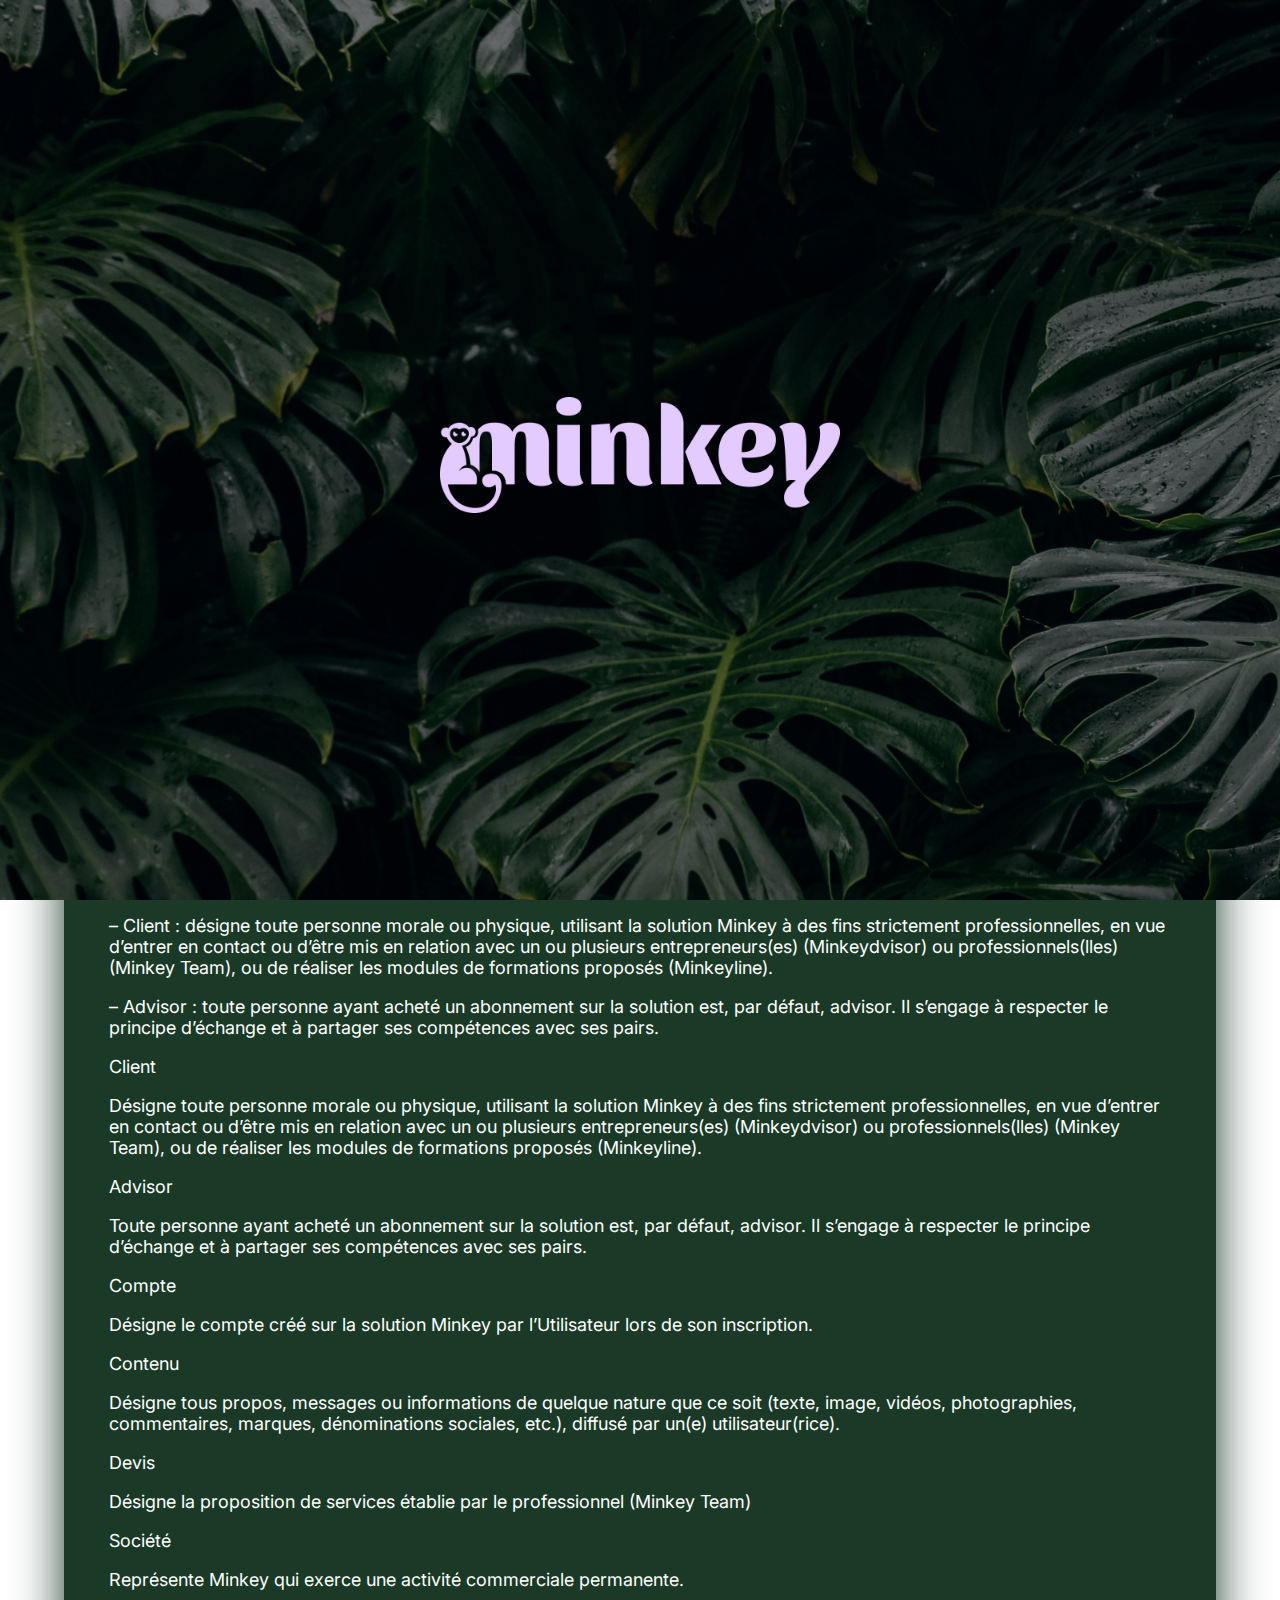
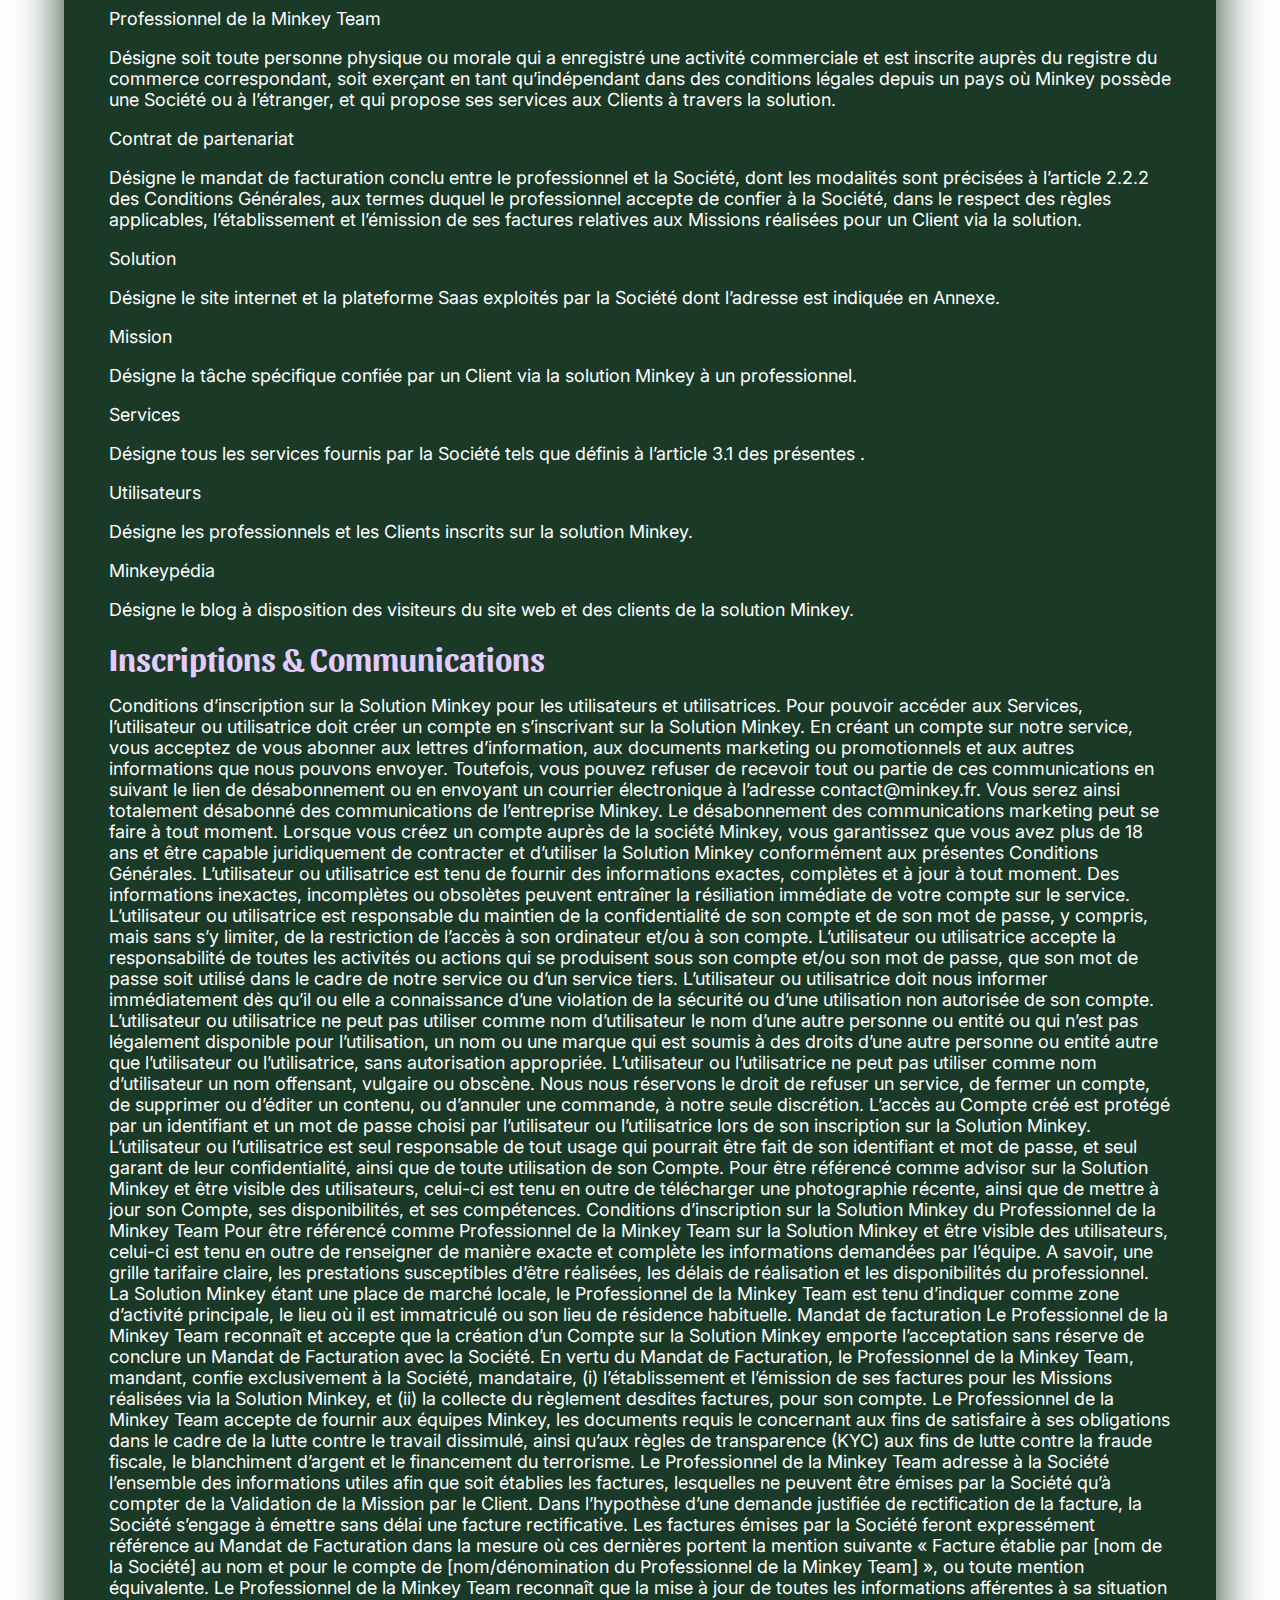
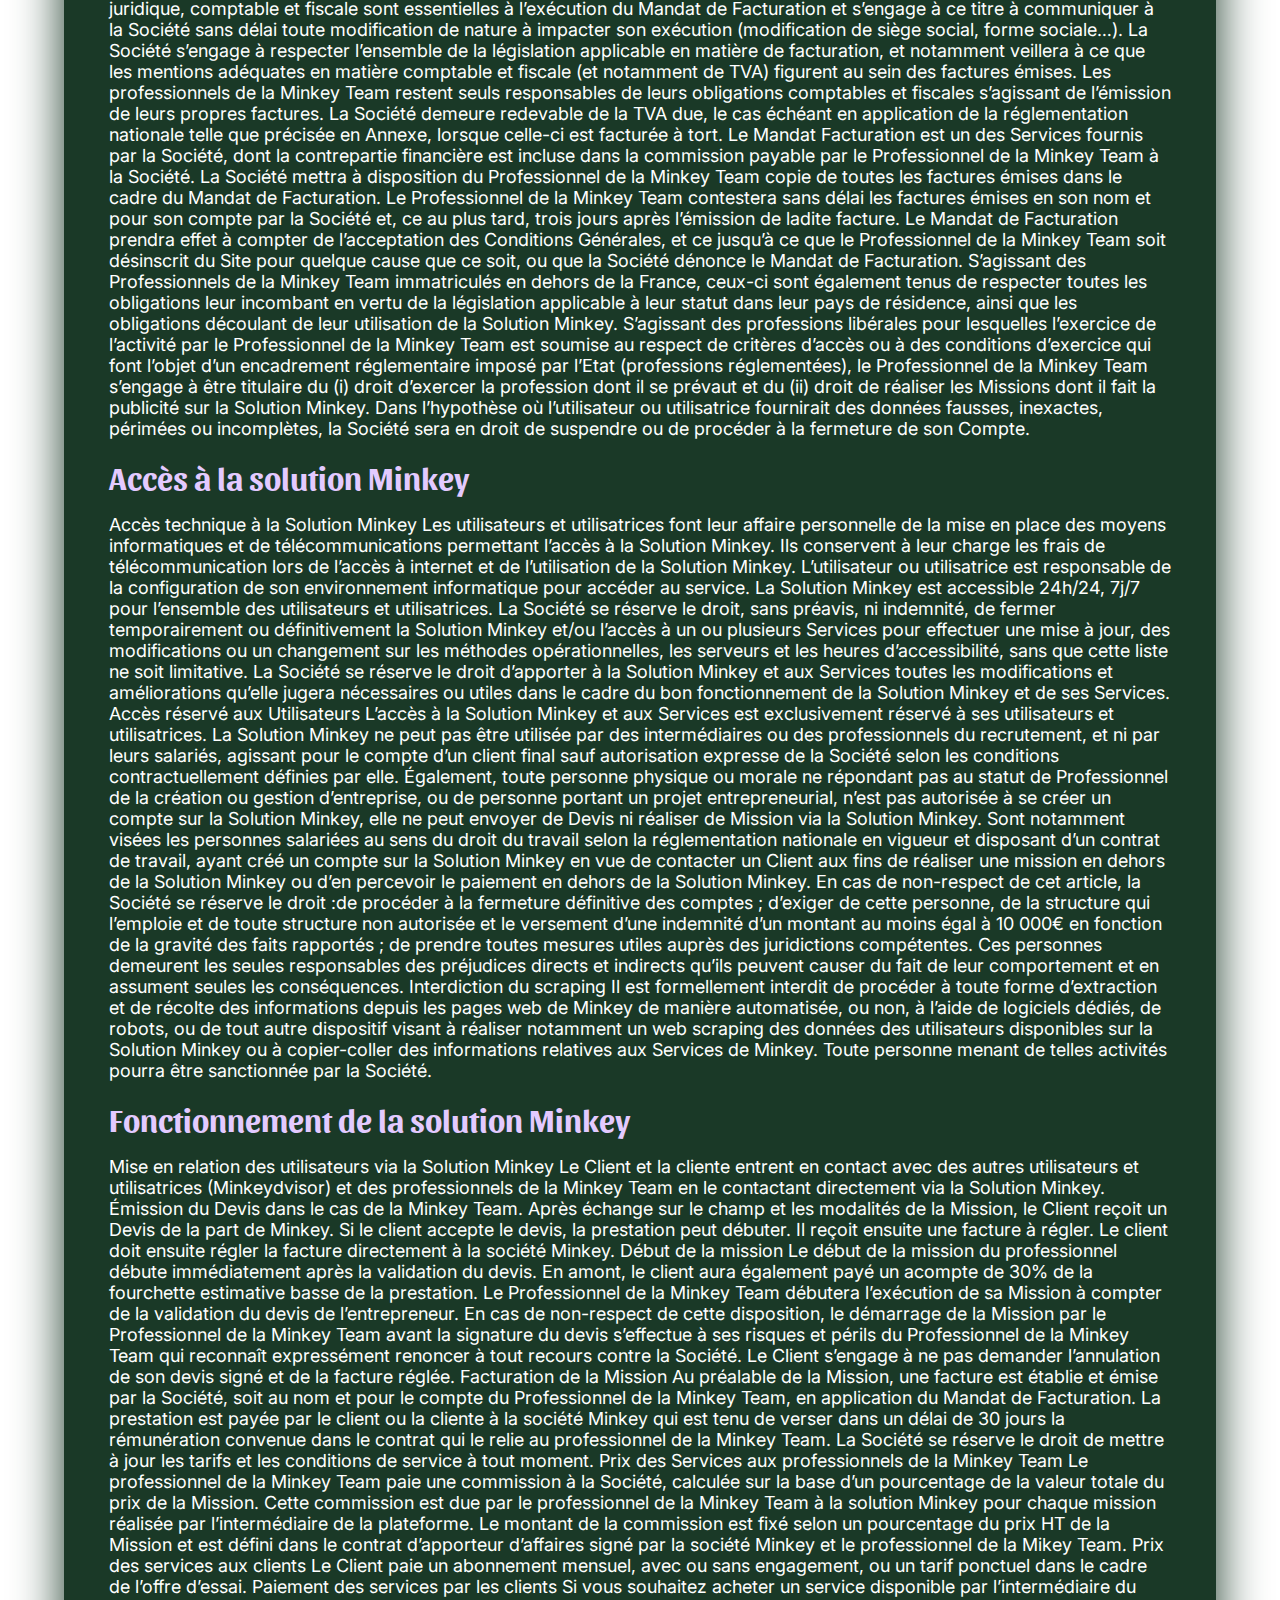
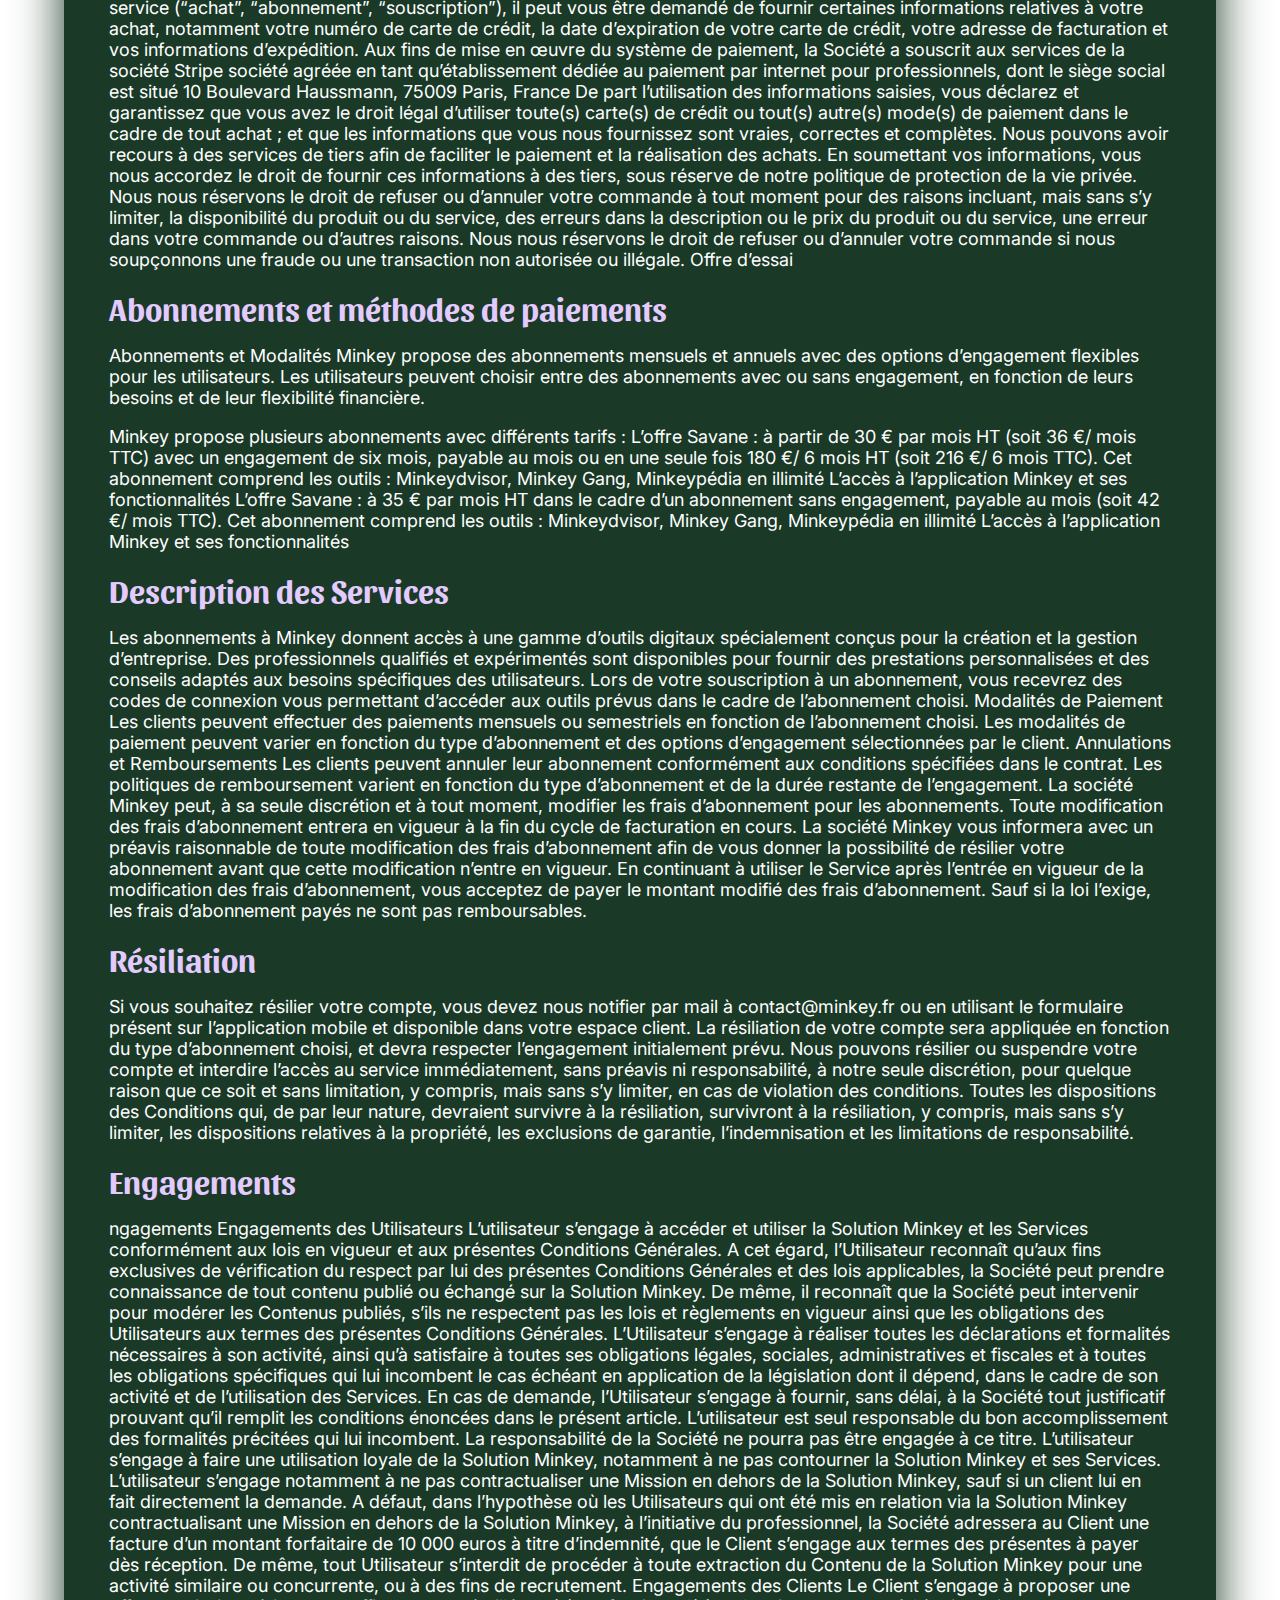
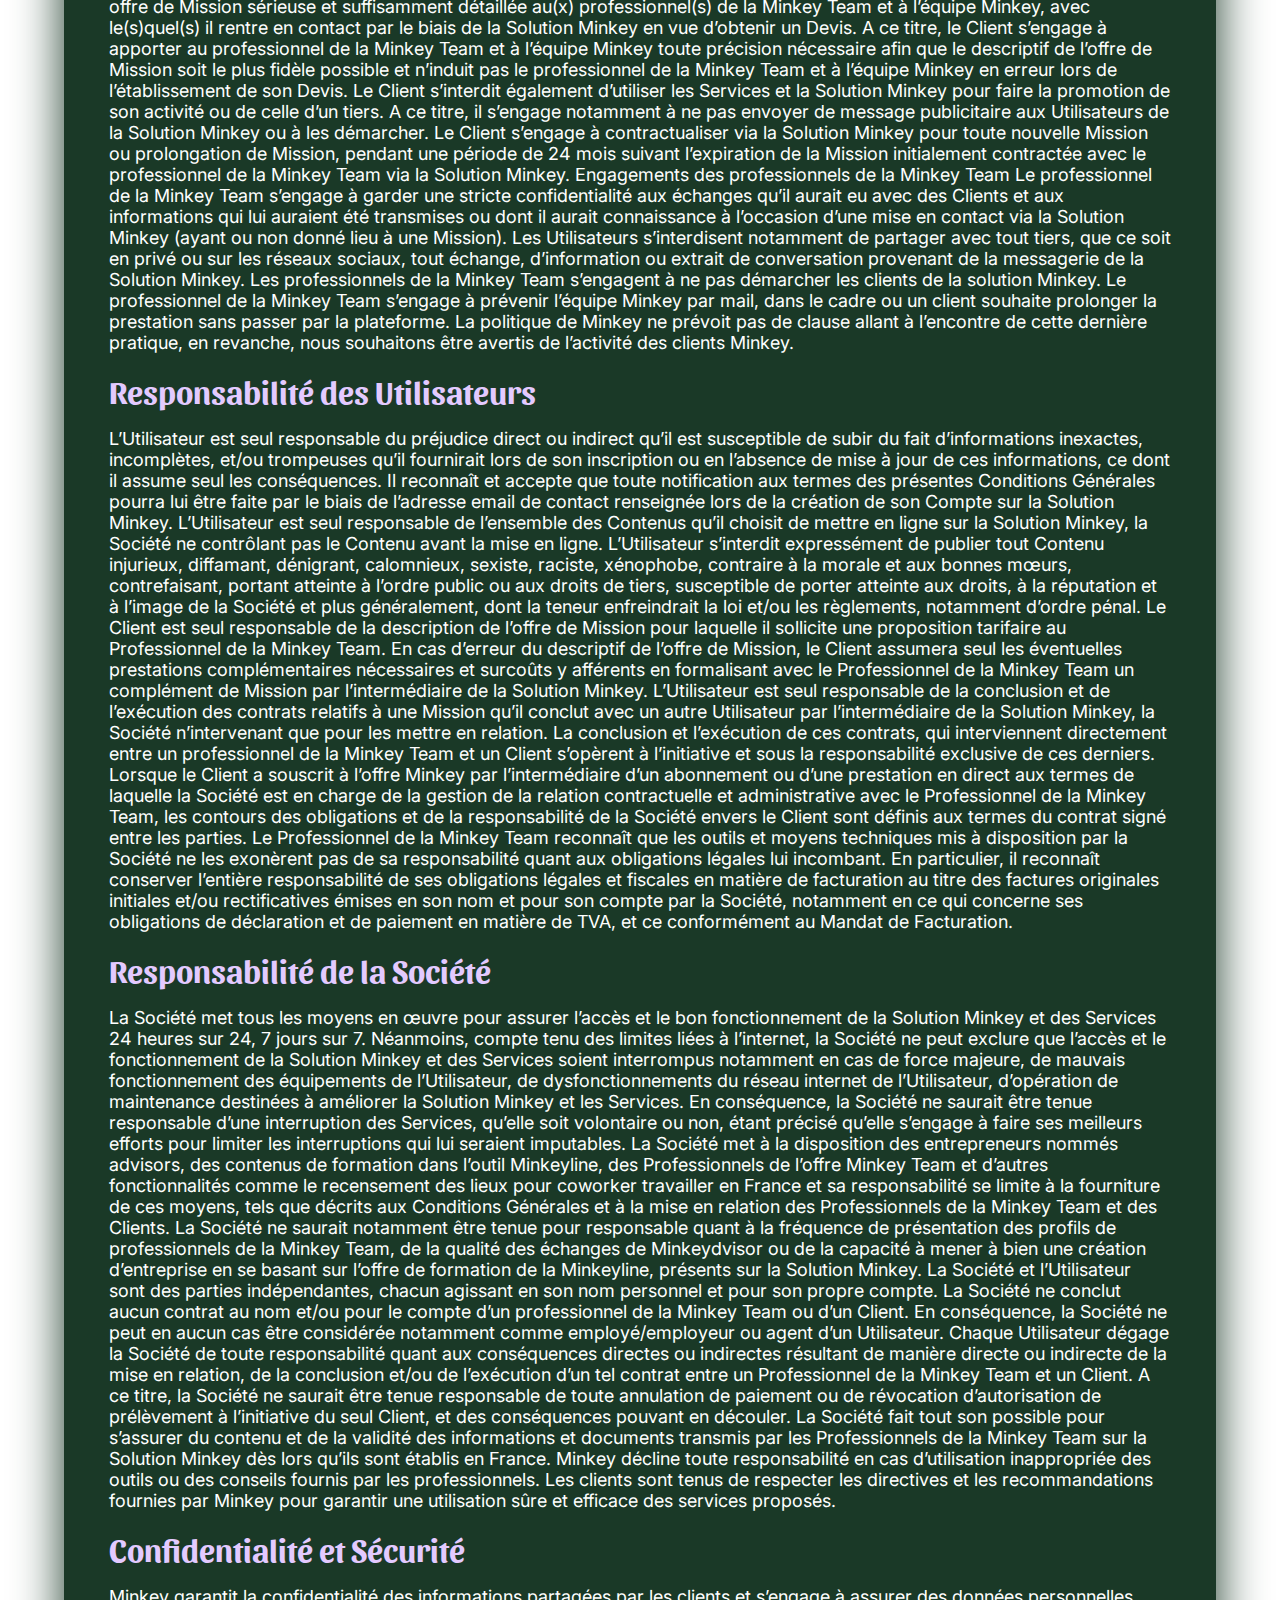
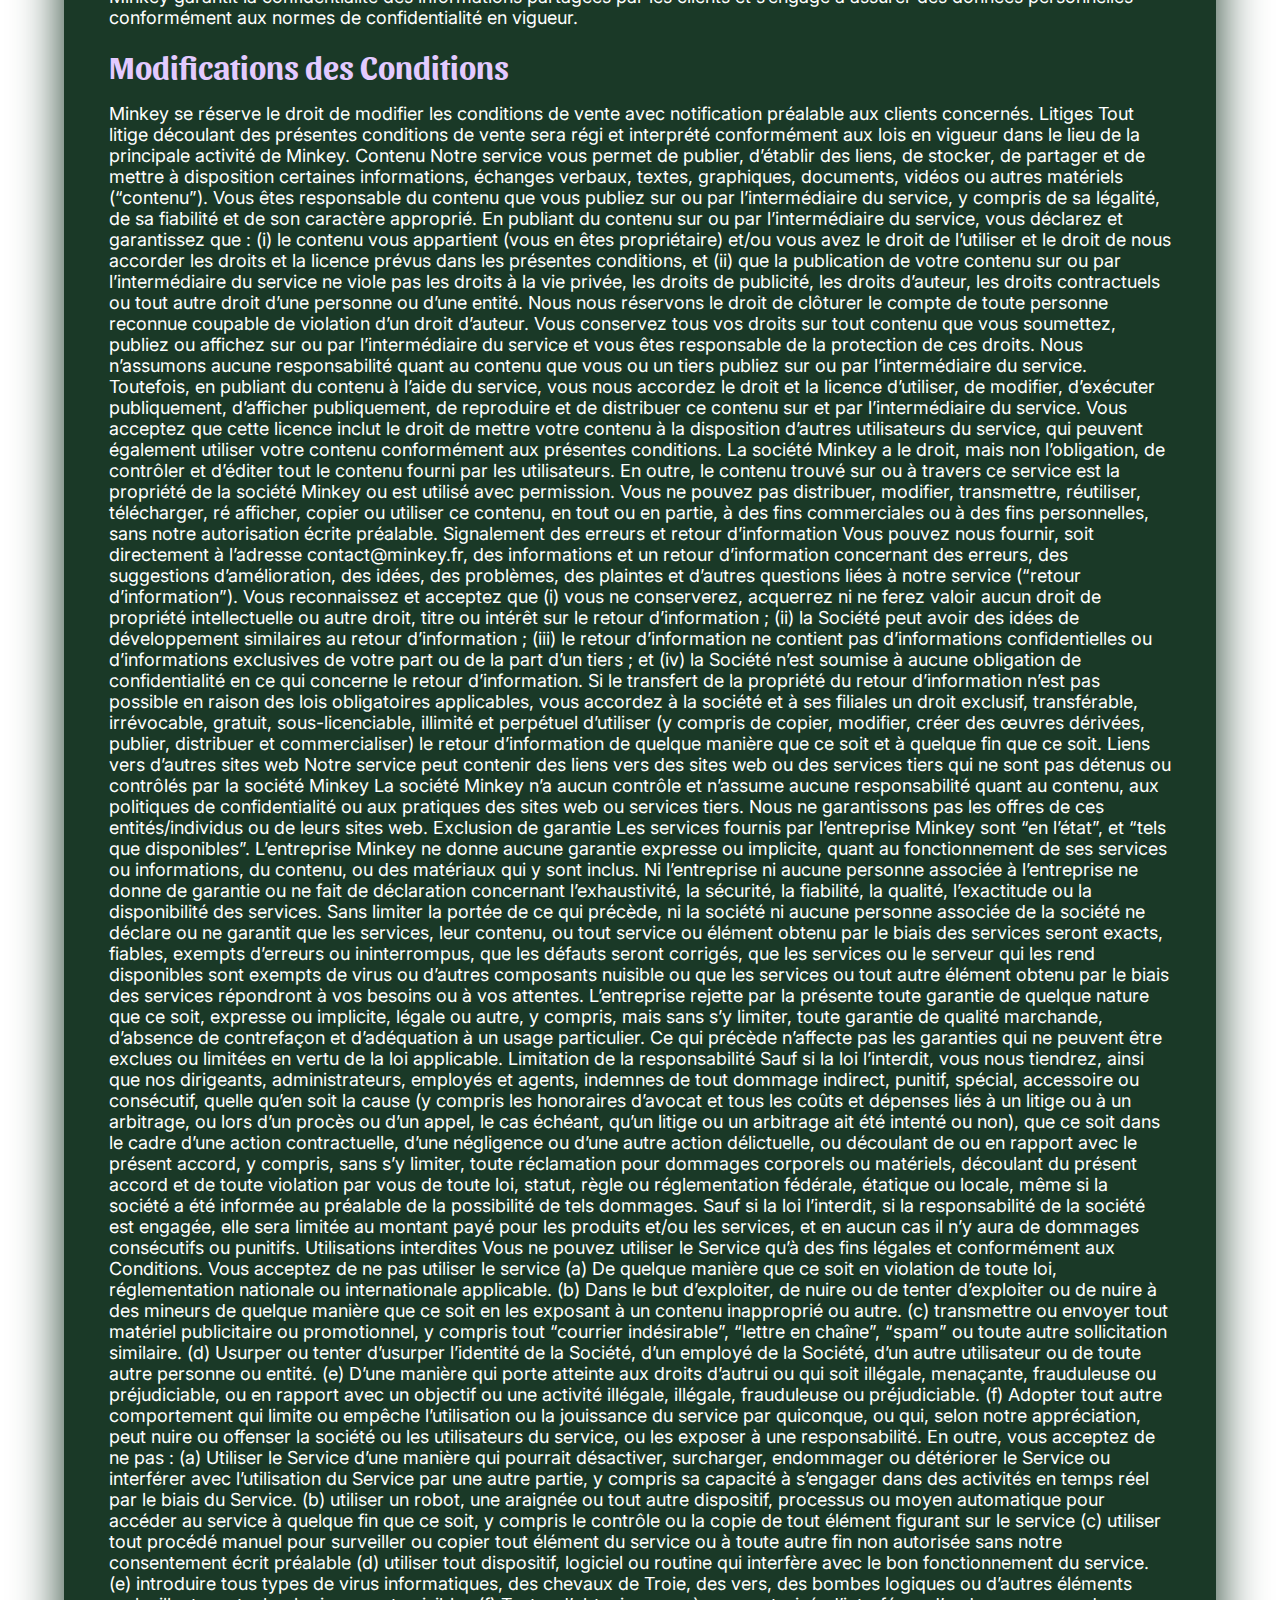
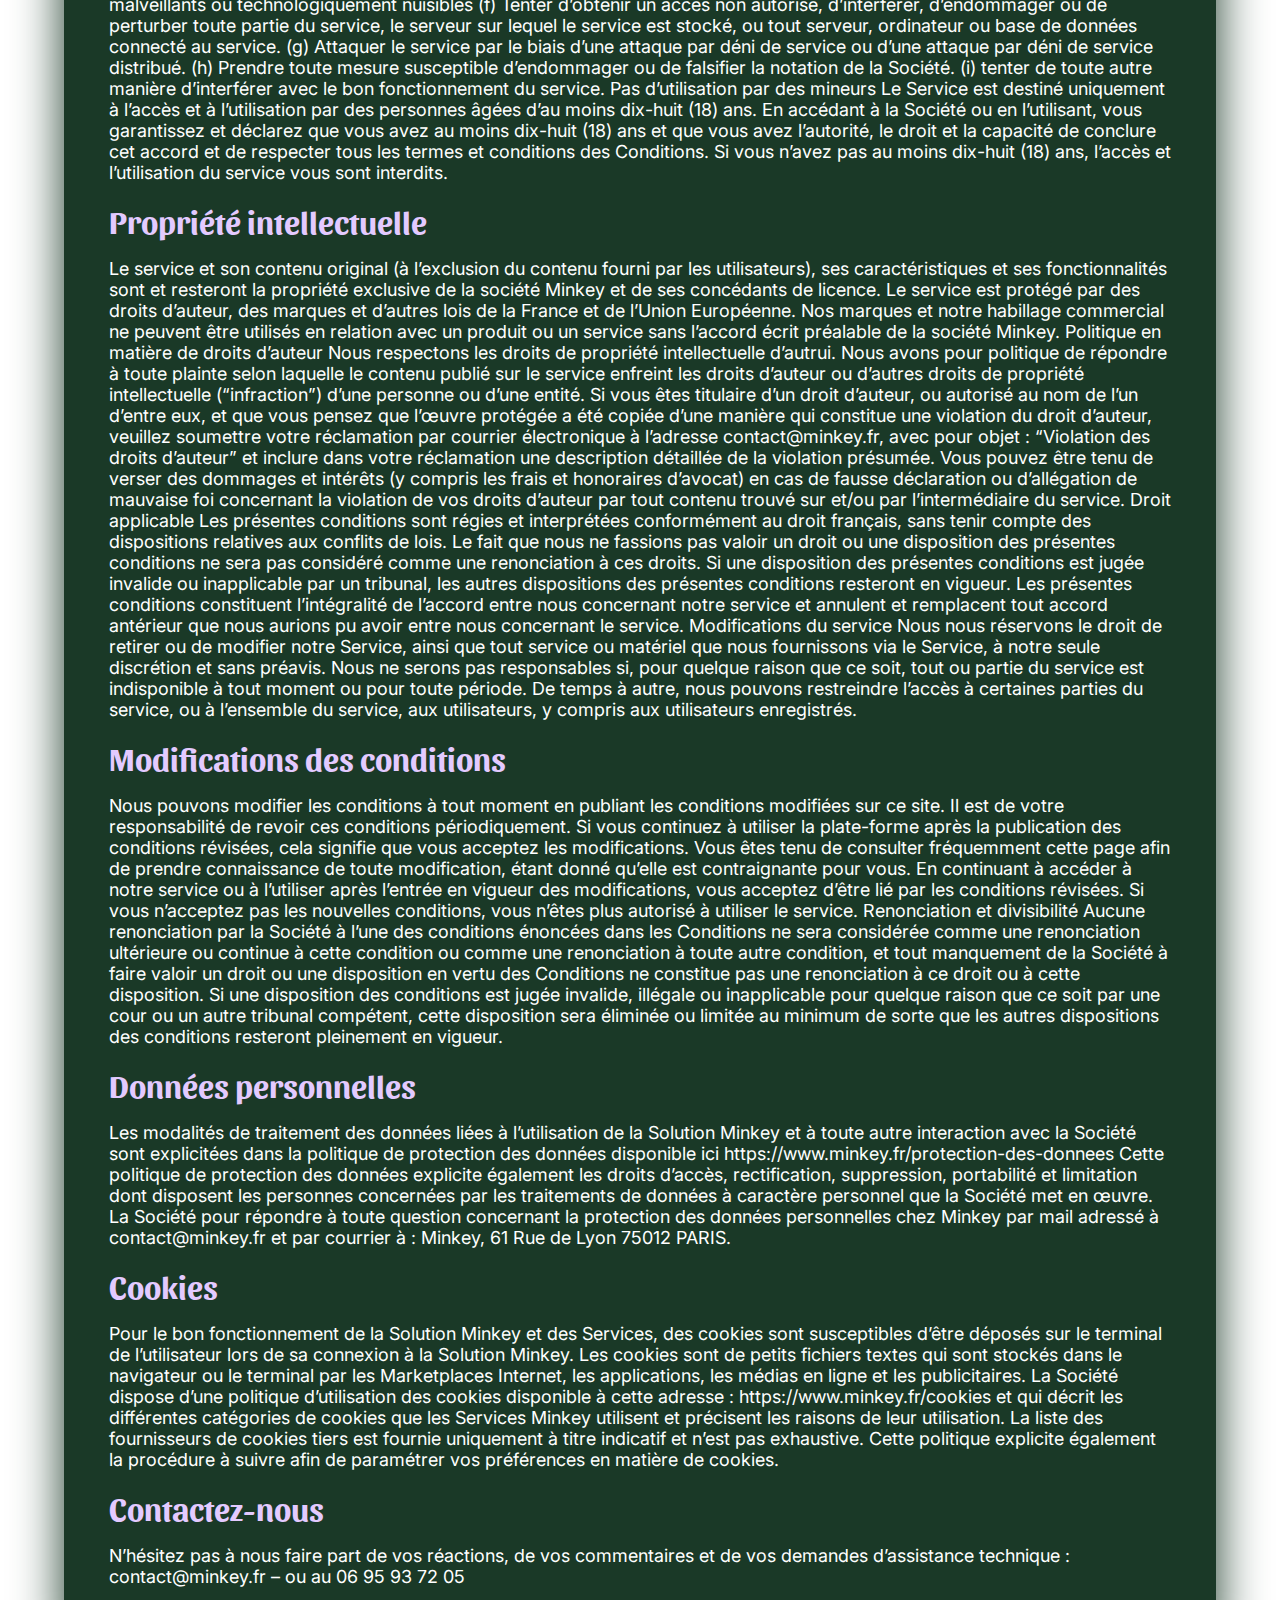
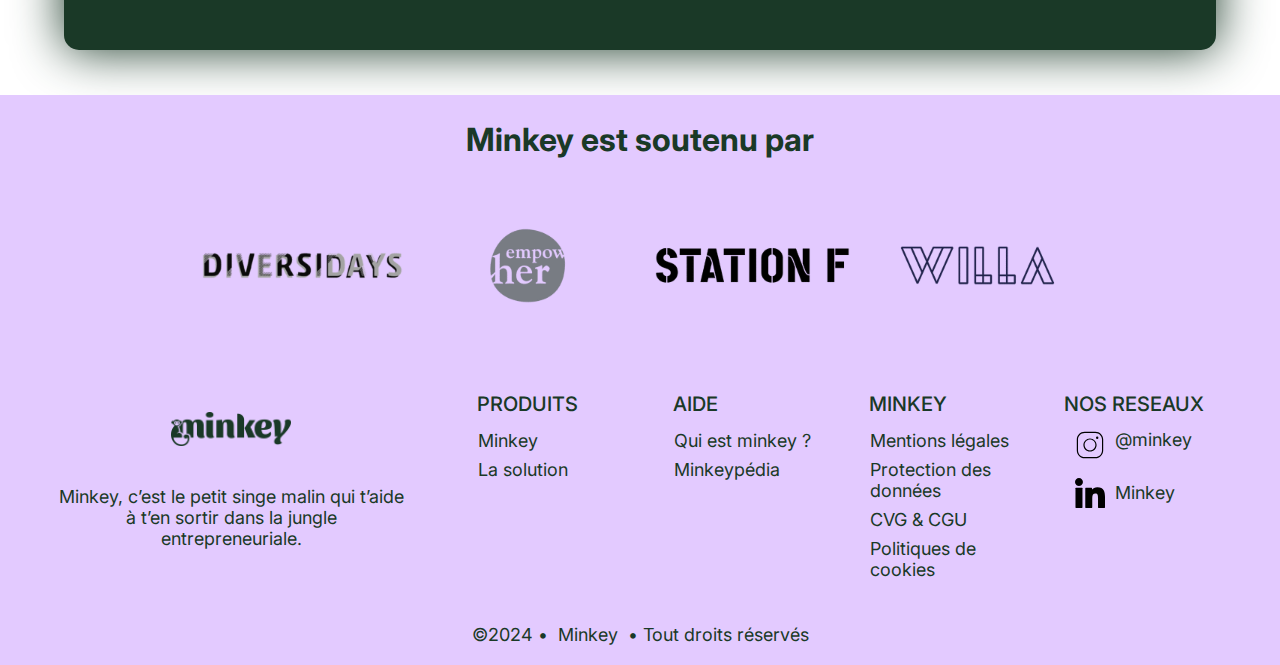
<file: Pages/cgv-cgu.html>
<!DOCTYPE html>
<html lang="fr" style="overflow-x: hidden;">
<head>
    <meta charset="UTF-8">
    <meta name="viewport" content="width=device-width, initial-scale=1.0">
    <link rel="stylesheet" href="..\styles\styles.css">
    <title>Qu'est ce que minkey ?</title>
</head>
<body style="overflow-x: hidden;">
        <!-- Loading page-->

        <div id="loader">
            <img class="loadingMinkey" src="..\Images/Logo-Minkey-pink-RVB.png" alt="logo">
        </div>
        
        <script>
            document.addEventListener("DOMContentLoaded", function() {
            // Afficher la page de chargement
            document.getElementById("loader").style.display = "flex";
        
            // Cacher la page de chargement après 3 secondes
            setTimeout(function() {
                document.getElementById("loader").style.display = "none";
            }, 3000);
            });
        
                
        </script>
        
        
        <!-- Navbar -->
        <nav class="Navbar">
            <ul class="Sidebar">
                <li class="HideSidebar" onclick="HideSidebar()"><a href="#"><svg xmlns="http://www.w3.org/2000/svg" height="60px" viewBox="0 -960 960 960" width="40px" fill="#e8eaed"><path d="m256-200-56-56 224-224-224-224 56-56 224 224 224-224 56 56-224 224 224 224-56 56-224-224-224 224Z"/></svg></a></li> <br> <br>
                <li class="Nav-List1"><a class="links" href="../Pages/solution.html">Solution</a></li> <br>
                <li class="Nav-List1"><a class="links" href="../Pages/minkey.html">Minkey</a></li> <br>
                <li class="Nav-List1"><a class="links" href="../Pages/blog.html">Le blog</a></li> <br>
                <li class="Nav-List1"><a class="links" href="../Pages/Partenaire.html">Partenaires</a></li> <br>
                <li class="Nav-List1"><a class="links" href="../Pages/contact.html">Contact</a></li> <br>
            </ul>
            <ul class="Nav-container">
                <li class="list-image"><a href="../index.html"><img class="HomeImage" src="../Images/Logo-Minkey-Green-RVB.png" alt="HomeImage"></a></li>
                <li class="Nav-List"><a class="links" href="../Pages/solution.html">Solution</a></li>
                <li class="Nav-List"><a class="links" href="../Pages/minkey.html">Minkey</a></li>
                <li class="Nav-List"><a class="links" href="../Pages/blog.html">Le blog</a></li> 
                <li class="Nav-List"><a class="links" href="../Pages/Partenaire.html">Partenaires</a></li>
                <li class="icon" onclick="ShowSidebar()"><a href="#"><svg xmlns="http://www.w3.org/2000/svg" height="40px" viewBox="0 -960 960 960" width="40px" fill="#e8eaed"><path d="M120-240v-80h720v80H120Zm0-200v-80h720v80H120Zm0-200v-80h720v80H120Z"/></svg></a></li>
            </ul>
            <a class="buttonProfile" href="https://my.minkey.fr"><img class="profile" src="../Images/Profile.png" alt="profile"></a>
            
            <a class="ButtonContact" href="../Pages/contact.html">Contact</a>
        </nav>
        
        <script>
            function ShowSidebar() {
                const Sidebar = document.querySelector('.Sidebar')
                Sidebar.style.display = 'flex'
            }
            function HideSidebar() {
                const Sidebar = document.querySelector('.Sidebar')
                Sidebar.style.display = 'none'
            }
        </script>

        <container class="MainContent-CGV-CGU">

            <div class="Mentions-CGV-CGU"> 
                <h1> Conditions générales de vente et d’utilisation du site web et de l’application Web et Mobile Minkey
                </h1>

                <h2>Introduction & définition
                </h2>
                <p>Minkey, Société par Actions Simplifiée à Actionnaire Unique au capital de 1500 euros, dont le siège social est situé au 61 rue de Lyon 75012 Paris, France, immatriculée sous le numéro 979 590 783 R.C.S. Paris, représentée par Magali Contarini, directrice de la publication.
                </p>
                <p>Email : contact@minkey.fr
                </p>
                <p>Téléphone : 06 95 93 72 05
                </p>
                <p>(“Société”, “nous”, “notre”, “nos”, “Minkey”) Les présentes conditions d’utilisation et de vente (“conditions”, “conditions d’utilisation”) régissent votre utilisation de l’application web mobile et du site internet Minkey et prennent effet à partir du premier janvier 2024.
                </p>

                <p>Notre Politique de confidentialité régit également votre utilisation de notre Service et explique comment nous collectons, sauvegardons et divulguons les informations qui résultent de votre utilisation de notre site internet et sur notre solution disponible sur version web et mobiles.
                </p>

                <p>Votre accord avec la société Minkey comprend les présentes conditions et notre politique de confidentialité (“accords”). En effectuant un achat avec la société Minkey vous reconnaissez avoir lu et compris les accords et acceptez d’être lié par eux.
                </p>

                <p>Si vous n’êtes pas d’accord avec les conditions présentées ici, (ou si vous ne pouvez pas vous y conformer), l’utilisation du service ne sera alors pas envisageable.
                </p>
                <p>Nous vous remercions dans ce cas de bien vouloir prendre contact avec l’entreprise Minkey à cette adresse : contact@minkey.fr ou par téléphone au 06 95 93 72 05

                </p>

                <p>Les présentes conditions s’appliquent à tous les visiteurs, visiteuses, utilisateurs, utilisatrices, et autres personnes qui souhaitent accéder au service ou l’utiliser.

                </p>

                <p>– Client : désigne toute personne morale ou physique, utilisant la solution Minkey à des fins strictement professionnelles, en vue d’entrer en contact ou d’être mis en relation avec un ou plusieurs entrepreneurs(es) (Minkeydvisor) ou professionnels(lles) (Minkey Team), ou de réaliser les modules de formations proposés (Minkeyline).
                </p>

                <p>– Advisor : toute personne ayant acheté un abonnement sur la solution est, par défaut, advisor. Il s’engage à respecter le principe d’échange et à partager ses compétences avec ses pairs.
                </p>

            <p>Client</p>
            <p>Désigne toute personne morale ou physique, utilisant la solution Minkey à des fins strictement professionnelles, en vue d’entrer en contact ou d’être mis en relation avec un ou plusieurs entrepreneurs(es) (Minkeydvisor) ou professionnels(lles) (Minkey Team), ou de réaliser les modules de formations proposés (Minkeyline).</p>

            <p>Advisor</p>
            <p>Toute personne ayant acheté un abonnement sur la solution est, par défaut, advisor. Il s’engage à respecter le principe d’échange et à partager ses compétences avec ses pairs.</p>

            <p>Compte</p>
            <p>Désigne le compte créé sur la solution Minkey par l’Utilisateur lors de son inscription.</p>

            <p>Contenu</p>
            <p>Désigne tous propos, messages ou informations de quelque nature que ce soit (texte, image, vidéos, photographies, commentaires, marques, dénominations sociales, etc.), diffusé par un(e) utilisateur(rice).</p>

            <p>Devis</p>
            <p>Désigne la proposition de services établie par le professionnel (Minkey Team)</p>

            <p>Société</p>
            <p>Représente Minkey qui exerce une activité commerciale permanente.</p>

            <p>Professionnel de la Minkey Team</p>
            <p>Désigne soit toute personne physique ou morale qui a enregistré une activité commerciale et est inscrite auprès du registre du commerce correspondant, soit exerçant en tant qu’indépendant dans des conditions légales depuis un pays où Minkey possède une Société ou à l’étranger, et qui propose ses services aux Clients à travers la solution.</p>

            <p>Contrat de partenariat</p>
            <p>Désigne le mandat de facturation conclu entre le professionnel et la Société, dont les modalités sont précisées à l’article 2.2.2 des Conditions Générales, aux termes duquel le professionnel accepte de confier à la Société, dans le respect des règles applicables, l’établissement et l’émission de ses factures relatives aux Missions réalisées pour un Client via la solution.</p>

            <p>Solution</p>
            <p>Désigne le site internet et la plateforme Saas exploités par la Société dont l’adresse est indiquée en Annexe.</p>

            <p>Mission</p>
            <p>Désigne la tâche spécifique confiée par un Client via la solution Minkey à un professionnel.</p>

            <p>Services</p>
            <p>Désigne tous les services fournis par la Société tels que définis à l’article 3.1 des présentes .</p>

            <p>Utilisateurs</p>
            <p>Désigne les professionnels et les Clients inscrits sur la solution Minkey.</p>

            <p>Minkeypédia</p>
            <p>Désigne le blog à disposition des visiteurs du site web et des clients de la solution Minkey.</p>

            <h2>Inscriptions & Communications
            </h2>

            <p>Conditions d’inscription sur la Solution Minkey pour les utilisateurs et utilisatrices.

                Pour pouvoir accéder aux Services, l’utilisateur ou utilisatrice doit créer un compte en s’inscrivant sur la Solution Minkey.
                
                En créant un compte sur notre service, vous acceptez de vous abonner aux lettres d’information, aux documents marketing ou promotionnels et aux autres informations que nous pouvons envoyer. Toutefois, vous pouvez refuser de recevoir tout ou partie de ces communications en suivant le lien de désabonnement ou en envoyant un courrier électronique à l’adresse contact@minkey.fr. Vous serez ainsi totalement désabonné des communications de l’entreprise Minkey. Le désabonnement des communications marketing peut se faire à tout moment.
                
                Lorsque vous créez un compte auprès de la société Minkey, vous garantissez que vous avez plus de 18 ans et être capable juridiquement de contracter et d’utiliser la Solution Minkey conformément aux présentes Conditions Générales. L’utilisateur ou utilisatrice est tenu de fournir des informations exactes, complètes et à jour à tout moment. Des informations inexactes, incomplètes ou obsolètes peuvent entraîner la résiliation immédiate de votre compte sur le service.
                
                L’utilisateur ou utilisatrice est responsable du maintien de la confidentialité de son compte et de son mot de passe, y compris, mais sans s’y limiter, de la restriction de l’accès à son ordinateur et/ou à son compte. L’utilisateur ou utilisatrice accepte la responsabilité de toutes les activités ou actions qui se produisent sous son compte et/ou son mot de passe, que son mot de passe soit utilisé dans le cadre de notre service ou d’un service tiers. L’utilisateur ou utilisatrice doit nous informer immédiatement dès qu’il ou elle a connaissance d’une violation de la sécurité ou d’une utilisation non autorisée de son compte.
                
                L’utilisateur ou utilisatrice ne peut pas utiliser comme nom d’utilisateur le nom d’une autre personne ou entité ou qui n’est pas légalement disponible pour l’utilisation, un nom ou une marque qui est soumis à des droits d’une autre personne ou entité autre que l’utilisateur ou l’utilisatrice, sans autorisation appropriée. L’utilisateur ou l’utilisatrice ne peut pas utiliser comme nom d’utilisateur un nom offensant, vulgaire ou obscène.
                
                Nous nous réservons le droit de refuser un service, de fermer un compte, de supprimer ou d’éditer un contenu, ou d’annuler une commande, à notre seule discrétion.
                
                L’accès au Compte créé est protégé par un identifiant et un mot de passe choisi par l’utilisateur ou l’utilisatrice lors de son inscription sur la Solution Minkey. L’utilisateur ou l’utilisatrice est seul responsable de tout usage qui pourrait être fait de son identifiant et mot de passe, et seul garant de leur confidentialité, ainsi que de toute utilisation de son Compte.
                
                Pour être référencé comme advisor sur la Solution Minkey et être visible des utilisateurs, celui-ci est tenu en outre de télécharger une photographie récente, ainsi que de mettre à jour son Compte, ses disponibilités, et ses compétences.
                
                Conditions d’inscription sur la Solution Minkey du Professionnel de la Minkey Team
                
                Pour être référencé comme Professionnel de la Minkey Team sur la Solution Minkey et être visible des utilisateurs, celui-ci est tenu en outre de renseigner de manière exacte et complète les informations demandées par l’équipe. A savoir, une grille tarifaire claire, les prestations susceptibles d’être réalisées, les délais de réalisation et les disponibilités du professionnel.
                La Solution Minkey étant une place de marché locale, le Professionnel de la Minkey Team est tenu d’indiquer comme zone d’activité principale, le lieu où il est immatriculé ou son lieu de résidence habituelle.
                Mandat de facturation
                
                Le Professionnel de la Minkey Team reconnaît et accepte que la création d’un Compte sur la Solution Minkey emporte l’acceptation sans réserve de conclure un Mandat de Facturation avec la Société. En vertu du Mandat de Facturation, le Professionnel de la Minkey Team, mandant, confie exclusivement à la Société, mandataire, (i) l’établissement et l’émission de ses factures pour les Missions réalisées via la Solution Minkey, et (ii) la collecte du règlement desdites factures, pour son compte.
                
                Le Professionnel de la Minkey Team accepte de fournir aux équipes Minkey, les documents requis le concernant aux fins de satisfaire à ses obligations dans le cadre de la lutte contre le travail dissimulé, ainsi qu’aux règles de transparence (KYC) aux fins de lutte contre la fraude fiscale, le blanchiment d’argent et le financement du terrorisme.
                
                Le Professionnel de la Minkey Team adresse à la Société l’ensemble des informations utiles afin que soit établies les factures, lesquelles ne peuvent être émises par la Société qu’à compter de la Validation de la Mission par le Client.
                
                Dans l’hypothèse d’une demande justifiée de rectification de la facture, la Société s’engage à émettre sans délai une facture rectificative. Les factures émises par la Société feront expressément référence au Mandat de Facturation dans la mesure où ces dernières portent la mention suivante « Facture établie par [nom de la Société] au nom et pour le compte de [nom/dénomination du Professionnel de la Minkey Team] », ou toute mention équivalente.
                
                Le Professionnel de la Minkey Team reconnaît que la mise à jour de toutes les informations afférentes à sa situation juridique, comptable et fiscale sont essentielles à l’exécution du Mandat de Facturation et s’engage à ce titre à communiquer à la Société sans délai toute modification de nature à impacter son exécution (modification de siège social, forme sociale…).
                
                La Société s’engage à respecter l’ensemble de la législation applicable en matière de facturation, et notamment veillera à ce que les mentions adéquates en matière comptable et fiscale (et notamment de TVA) figurent au sein des factures émises. Les professionnels de la Minkey Team restent seuls responsables de leurs obligations comptables et fiscales s’agissant de l’émission de leurs propres factures.
                
                La Société demeure redevable de la TVA due, le cas échéant en application de la réglementation nationale telle que précisée en Annexe, lorsque celle-ci est facturée à tort.
                
                Le Mandat Facturation est un des Services fournis par la Société, dont la contrepartie financière est incluse dans la commission payable par le Professionnel de la Minkey Team à la Société.
                
                La Société mettra à disposition du Professionnel de la Minkey Team copie de toutes les factures émises dans le cadre du Mandat de Facturation. Le Professionnel de la Minkey Team contestera sans délai les factures émises en son nom et pour son compte par la Société et, ce au plus tard, trois jours après l’émission de ladite facture.
                
                Le Mandat de Facturation prendra effet à compter de l’acceptation des Conditions Générales, et ce jusqu’à ce que le Professionnel de la Minkey Team soit désinscrit du Site pour quelque cause que ce soit, ou que la Société dénonce le Mandat de Facturation.
                
                S’agissant des Professionnels de la Minkey Team immatriculés en dehors de la France, ceux-ci sont également tenus de respecter toutes les obligations leur incombant en vertu de la législation applicable à leur statut dans leur pays de résidence, ainsi que les obligations découlant de leur utilisation de la Solution Minkey.
                
                S’agissant des professions libérales pour lesquelles l’exercice de l’activité par le Professionnel de la Minkey Team est soumise au respect de critères d’accès ou à des conditions d’exercice qui font l’objet d’un encadrement réglementaire imposé par l’Etat (professions réglementées), le Professionnel de la Minkey Team s’engage à être titulaire du (i) droit d’exercer la profession dont il se prévaut et du (ii) droit de réaliser les Missions dont il fait la publicité sur la Solution Minkey.
                
                Dans l’hypothèse où l’utilisateur ou utilisatrice fournirait des données fausses, inexactes, périmées ou incomplètes, la Société sera en droit de suspendre ou de procéder à la fermeture de son Compte.</p>


                <h2>Accès à la solution Minkey
                </h2>
                <p>Accès technique à la Solution Minkey

                    Les utilisateurs et utilisatrices font leur affaire personnelle de la mise en place des moyens informatiques et de télécommunications permettant l’accès à la Solution Minkey. Ils conservent à leur charge les frais de télécommunication lors de l’accès à internet et de l’utilisation de la Solution Minkey. L’utilisateur ou utilisatrice est responsable de la configuration de son environnement informatique pour accéder au service.
                    
                    La Solution Minkey est accessible 24h/24, 7j/7 pour l’ensemble des utilisateurs et utilisatrices.
                    
                    La Société se réserve le droit, sans préavis, ni indemnité, de fermer temporairement ou définitivement la Solution Minkey et/ou l’accès à un ou plusieurs Services pour effectuer une mise à jour, des modifications ou un changement sur les méthodes opérationnelles, les serveurs et les heures d’accessibilité, sans que cette liste ne soit limitative.
                    
                    La Société se réserve le droit d’apporter à la Solution Minkey et aux Services toutes les modifications et améliorations qu’elle jugera nécessaires ou utiles dans le cadre du bon fonctionnement de la Solution Minkey et de ses Services.
                    
                    Accès réservé aux Utilisateurs
                    
                    L’accès à la Solution Minkey et aux Services est exclusivement réservé à ses utilisateurs et utilisatrices.
                    
                    La Solution Minkey ne peut pas être utilisée par des intermédiaires ou des professionnels du recrutement, et ni par leurs salariés, agissant pour le compte d’un client final sauf autorisation expresse de la Société selon les conditions contractuellement définies par elle.
                    
                    Également, toute personne physique ou morale ne répondant pas au statut de Professionnel de la création ou gestion d’entreprise, ou de personne portant un projet entrepreneurial, n’est pas autorisée à se créer un compte sur la Solution Minkey, elle ne peut envoyer de Devis ni réaliser de Mission via la Solution Minkey.
                    
                    Sont notamment visées les personnes salariées au sens du droit du travail selon la réglementation nationale en vigueur et disposant d’un contrat de travail, ayant créé un compte sur la Solution Minkey en vue de contacter un Client aux fins de réaliser une mission en dehors de la Solution Minkey ou d’en percevoir le paiement en dehors de la Solution Minkey.
                    
                    En cas de non-respect de cet article, la Société se réserve le droit :de procéder à la fermeture définitive des comptes ; d’exiger de cette personne, de la structure qui l’emploie et de toute structure non autorisée et le versement d’une indemnité d’un montant au moins égal à 10 000€ en fonction de la gravité des faits rapportés ;
                    de prendre toutes mesures utiles auprès des juridictions compétentes.
                    
                    Ces personnes demeurent les seules responsables des préjudices directs et indirects qu’ils peuvent causer du fait de leur comportement et en assument seules les conséquences.
                    
                    Interdiction du scraping
                    
                    Il est formellement interdit de procéder à toute forme d’extraction et de récolte des informations depuis les pages web de Minkey de manière automatisée, ou non, à l’aide de logiciels dédiés, de robots, ou de tout autre dispositif visant à réaliser notamment un web scraping des données des utilisateurs disponibles sur la Solution Minkey ou à copier-coller des informations relatives aux Services de Minkey. Toute personne menant de telles activités pourra être sanctionnée par la Société.</p>
            

            <h2>Fonctionnement de la solution Minkey</h2>
            <p>Mise en relation des utilisateurs via la Solution Minkey

                Le Client et la cliente entrent en contact avec des autres utilisateurs et utilisatrices (Minkeydvisor) et des professionnels de la Minkey Team en le contactant directement via la Solution Minkey.
                
                Émission du Devis dans le cas de la Minkey Team.
                
                Après échange sur le champ et les modalités de la Mission, le Client reçoit un Devis de la part de Minkey. Si le client accepte le devis, la prestation peut débuter. Il reçoit ensuite une facture à régler. Le client doit ensuite régler la facture directement à la société Minkey. 
                
                Début de la mission
                
                Le début de la mission du professionnel débute immédiatement après la validation du devis. En amont, le client aura également payé un acompte de 30% de la fourchette estimative basse de la prestation. 
                
                Le Professionnel de la Minkey Team débutera l’exécution de sa Mission à compter de la validation du devis de l’entrepreneur. En cas de non-respect de cette disposition, le démarrage de la Mission par le Professionnel de la Minkey Team avant la signature du devis s’effectue à ses risques et périls du Professionnel de la Minkey Team qui reconnaît expressément renoncer à tout recours contre la Société.
                
                Le Client s’engage à ne pas demander l’annulation de son devis signé et de la facture réglée.
                
                Facturation de la Mission
                
                Au préalable de la Mission, une facture est établie et émise par la Société, soit au nom et pour le compte du Professionnel de la Minkey Team, en application du Mandat de Facturation. 
                
                La prestation est payée par le client ou la cliente à la société Minkey qui est tenu de verser dans un délai de 30 jours la rémunération convenue dans le contrat qui le relie au professionnel de la Minkey Team. 
                
                La Société se réserve le droit de mettre à jour les tarifs et les conditions de service à tout moment.
                
                Prix des Services aux professionnels de la Minkey Team
                
                Le professionnel de la Minkey Team paie une commission à la Société, calculée sur la base d’un pourcentage de la valeur totale du prix de la Mission. Cette commission est due par le professionnel de la Minkey Team à la solution Minkey pour chaque mission réalisée par l’intermédiaire de la plateforme.
                
                Le montant de la commission est fixé selon un pourcentage du prix HT de la Mission et est défini dans le contrat d’apporteur d’affaires signé par la société Minkey et le professionnel de la Mikey Team.
                
                Prix des services aux clients
                
                Le Client paie un abonnement mensuel, avec ou sans engagement, ou un tarif ponctuel dans le cadre de l’offre d’essai.
                
                Paiement des services par les clients
                
                Si vous souhaitez acheter un service disponible par l’intermédiaire du service (“achat”, “abonnement”, “souscription”), il peut vous être demandé de fournir certaines informations relatives à votre achat, notamment votre numéro de carte de crédit, la date d’expiration de votre carte de crédit, votre adresse de facturation et vos informations d’expédition.
                Aux fins de mise en œuvre du système de paiement, la Société a souscrit aux services de la société Stripe société agréée en tant qu’établissement dédiée au paiement par internet pour professionnels, dont le siège social est situé 10 Boulevard Haussmann, 75009 Paris, France
                
                De part l’utilisation des informations saisies, vous déclarez et garantissez que vous avez le droit légal d’utiliser toute(s) carte(s) de crédit ou tout(s) autre(s) mode(s) de paiement dans le cadre de tout achat ; et que les informations que vous nous fournissez sont vraies, correctes et complètes.
                Nous pouvons avoir recours à des services de tiers afin de faciliter le paiement et la réalisation des achats. En soumettant vos informations, vous nous accordez le droit de fournir ces informations à des tiers, sous réserve de notre politique de protection de la vie privée.
                
                Nous nous réservons le droit de refuser ou d’annuler votre commande à tout moment pour des raisons incluant, mais sans s’y limiter, la disponibilité du produit ou du service, des erreurs dans la description ou le prix du produit ou du service, une erreur dans votre commande ou d’autres raisons.
                
                Nous nous réservons le droit de refuser ou d’annuler votre commande si nous soupçonnons une fraude ou une transaction non autorisée ou illégale.
                Offre d’essai</p>

                <h2>Abonnements et méthodes de paiements
                </h2>
                <p>Abonnements et Modalités

                    Minkey propose des abonnements mensuels et annuels avec des options d’engagement flexibles pour les utilisateurs.
                    Les utilisateurs peuvent choisir entre des abonnements avec ou sans engagement, en fonction de leurs besoins et de leur flexibilité financière.</p>
                <p>Minkey propose plusieurs abonnements avec différents tarifs :
                    L’offre Savane : à partir de 30 € par mois HT (soit 36 €/ mois TTC) avec un engagement de six mois, payable au mois ou en une seule fois 180 €/ 6 mois HT (soit 216 €/ 6 mois TTC). Cet abonnement comprend les outils :
                    Minkeydvisor,
                    Minkey Gang,
                    Minkeypédia en illimité
                    L’accès à l’application Minkey et ses fonctionnalités
                    
                    L’offre Savane : à 35 € par mois HT dans le cadre d’un abonnement sans engagement, payable au mois (soit 42 €/ mois TTC).
                    Cet abonnement comprend les outils :
                    Minkeydvisor,
                    Minkey Gang,
                    Minkeypédia en illimité
                    L’accès à l’application Minkey et ses fonctionnalités</p>
                    
                <h2>Description des Services
                </h2>
                <p>Les abonnements à Minkey donnent accès à une gamme d’outils digitaux spécialement conçus pour la création et la gestion d’entreprise.
                    Des professionnels qualifiés et expérimentés sont disponibles pour fournir des prestations personnalisées et des conseils adaptés aux besoins spécifiques des utilisateurs.
                    Lors de votre souscription à un abonnement, vous recevrez des codes de connexion vous permettant d’accéder aux outils prévus dans le cadre de l’abonnement choisi.
                    
                    Modalités de Paiement
                    
                    Les clients peuvent effectuer des paiements mensuels ou semestriels en fonction de l’abonnement choisi.
                    Les modalités de paiement peuvent varier en fonction du type d’abonnement et des options d’engagement sélectionnées par le client.
                    
                    Annulations et Remboursements
                    
                    Les clients peuvent annuler leur abonnement conformément aux conditions spécifiées dans le contrat.
                    Les politiques de remboursement varient en fonction du type d’abonnement et de la durée restante de l’engagement.
                    
                    La société Minkey peut, à sa seule discrétion et à tout moment, modifier les frais d’abonnement pour les abonnements. Toute modification des frais d’abonnement entrera en vigueur à la fin du cycle de facturation en cours.
                    
                    La société Minkey vous informera avec un préavis raisonnable de toute modification des frais d’abonnement afin de vous donner la possibilité de résilier votre abonnement avant que cette modification n’entre en vigueur.
                    
                    En continuant à utiliser le Service après l’entrée en vigueur de la modification des frais d’abonnement, vous acceptez de payer le montant modifié des frais d’abonnement. Sauf si la loi l’exige, les frais d’abonnement payés ne sont pas remboursables.</p>
                
                
                <h2>Résiliation</h2>
                <p>Si vous souhaitez résilier votre compte, vous devez nous notifier par mail à contact@minkey.fr ou en utilisant le formulaire présent sur l’application mobile et disponible dans votre espace client. La résiliation de votre compte sera appliquée en fonction du type d’abonnement choisi, et devra respecter l’engagement initialement prévu.

                    Nous pouvons résilier ou suspendre votre compte et interdire l’accès au service immédiatement, sans préavis ni responsabilité, à notre seule discrétion, pour quelque raison que ce soit et sans limitation, y compris, mais sans s’y limiter, en cas de violation des conditions.
                    Toutes les dispositions des Conditions qui, de par leur nature, devraient survivre à la résiliation, survivront à la résiliation, y compris, mais sans s’y limiter, les dispositions relatives à la propriété, les exclusions de garantie, l’indemnisation et les limitations de responsabilité.</p>
                
                
                <h2>Engagements</h2>
                <p>ngagements
                    Engagements des Utilisateurs
                    
                    L’utilisateur s’engage à accéder et utiliser la Solution Minkey et les Services conformément aux lois en vigueur et aux présentes Conditions Générales.
                    
                    A cet égard, l’Utilisateur reconnaît qu’aux fins exclusives de vérification du respect par lui des présentes Conditions Générales et des lois applicables, la Société peut prendre connaissance de tout contenu publié ou échangé sur la Solution Minkey.
                    
                    De même, il reconnaît que la Société peut intervenir pour modérer les Contenus publiés, s’ils ne respectent pas les lois et règlements en vigueur ainsi que les obligations des Utilisateurs aux termes des présentes Conditions Générales.
                    
                    L’Utilisateur s’engage à réaliser toutes les déclarations et formalités nécessaires à son activité, ainsi qu’à satisfaire à toutes ses obligations légales, sociales, administratives et fiscales et à toutes les obligations spécifiques qui lui incombent le cas échéant en application de la législation dont il dépend, dans le cadre de son activité et de l’utilisation des Services.
                    
                    En cas de demande, l’Utilisateur s’engage à fournir, sans délai, à la Société tout justificatif prouvant qu’il remplit les conditions énoncées dans le présent article.
                    
                    L’utilisateur est seul responsable du bon accomplissement des formalités précitées qui lui incombent. La responsabilité de la Société ne pourra pas être engagée à ce titre.
                    
                    L’utilisateur s’engage à faire une utilisation loyale de la Solution Minkey, notamment à ne pas contourner la Solution Minkey et ses Services. L’utilisateur s’engage notamment à ne pas contractualiser une Mission en dehors de la Solution Minkey, sauf si un client lui en fait directement la demande.
                    
                    A défaut, dans l’hypothèse où les Utilisateurs qui ont été mis en relation via la Solution Minkey contractualisant une Mission en dehors de la Solution Minkey, à l’initiative du professionnel, la Société adressera au Client une facture d’un montant forfaitaire de 10 000 euros à titre d’indemnité, que le Client s’engage aux termes des présentes à payer dès réception.
                    
                    De même, tout Utilisateur s’interdit de procéder à toute extraction du Contenu de la Solution Minkey pour une activité similaire ou concurrente, ou à des fins de recrutement.
                    
                    Engagements des Clients
                    
                    Le Client s’engage à proposer une offre de Mission sérieuse et suffisamment détaillée au(x) professionnel(s) de la Minkey Team et à l’équipe Minkey, avec le(s)quel(s) il rentre en contact par le biais de la Solution Minkey en vue d’obtenir un Devis.
                    
                    A ce titre, le Client s’engage à apporter au professionnel de la Minkey Team et à l’équipe Minkey toute précision nécessaire afin que le descriptif de l’offre de Mission soit le plus fidèle possible et n’induit pas le professionnel de la Minkey Team et à l’équipe Minkey en erreur lors de l’établissement de son Devis.
                    
                    Le Client s’interdit également d’utiliser les Services et la Solution Minkey pour faire la promotion de son activité ou de celle d’un tiers. A ce titre, il s’engage notamment à ne pas envoyer de message publicitaire aux Utilisateurs de la Solution Minkey ou à les démarcher.
                    
                    Le Client s’engage à contractualiser via la Solution Minkey pour toute nouvelle Mission ou prolongation de Mission, pendant une période de 24 mois suivant l’expiration de la Mission initialement contractée avec le professionnel de la Minkey Team via la Solution Minkey.
                    
                    Engagements des professionnels de la Minkey Team
                    
                    Le professionnel de la Minkey Team s’engage à garder une stricte confidentialité aux échanges qu’il aurait eu avec des Clients et aux informations qui lui auraient été transmises ou dont il aurait connaissance à l’occasion d’une mise en contact via la Solution Minkey (ayant ou non donné lieu à une Mission). Les Utilisateurs s’interdisent notamment de partager avec tout tiers, que ce soit en privé ou sur les réseaux sociaux, tout échange, d’information ou extrait de conversation provenant de la messagerie de la Solution Minkey.
                    
                    Les professionnels de la Minkey Team s’engagent à ne pas démarcher les clients de la solution Minkey. Le professionnel de la Minkey Team s’engage à prévenir l’équipe Minkey par mail, dans le cadre ou un client souhaite prolonger la prestation sans passer par la plateforme. La politique de Minkey ne prévoit pas de clause allant à l’encontre de cette dernière pratique, en revanche, nous souhaitons être avertis de l’activité des clients Minkey. </p>
                
                
                
                <h2>Responsabilité des Utilisateurs
                </h2>
                <p>L’Utilisateur est seul responsable du préjudice direct ou indirect qu’il est susceptible de subir du fait d’informations inexactes, incomplètes, et/ou trompeuses qu’il fournirait lors de son inscription ou en l’absence de mise à jour de ces informations, ce dont il assume seul les conséquences.

                    Il reconnaît et accepte que toute notification aux termes des présentes Conditions Générales pourra lui être faite par le biais de l’adresse email de contact renseignée lors de la création de son Compte sur la Solution Minkey.
                    
                    L’Utilisateur est seul responsable de l’ensemble des Contenus qu’il choisit de mettre en ligne sur la Solution Minkey, la Société ne contrôlant pas le Contenu avant la mise en ligne.
                    
                    L’Utilisateur s’interdit expressément de publier tout Contenu injurieux, diffamant, dénigrant, calomnieux, sexiste, raciste, xénophobe, contraire à la morale et aux bonnes mœurs, contrefaisant, portant atteinte à l’ordre public ou aux droits de tiers, susceptible de porter atteinte aux droits, à la réputation et à l’image de la Société et plus généralement, dont la teneur enfreindrait la loi et/ou les règlements, notamment d’ordre pénal.
                    
                    Le Client est seul responsable de la description de l’offre de Mission pour laquelle il sollicite une proposition tarifaire au Professionnel de la Minkey Team. En cas d’erreur du descriptif de l’offre de Mission, le Client assumera seul les éventuelles prestations complémentaires nécessaires et surcoûts y afférents en formalisant avec le Professionnel de la Minkey Team un complément de Mission par l’intermédiaire de la Solution Minkey.
                    
                    L’Utilisateur est seul responsable de la conclusion et de l’exécution des contrats relatifs à une Mission qu’il conclut avec un autre Utilisateur par l’intermédiaire de la Solution Minkey, la Société n’intervenant que pour les mettre en relation. La conclusion et l’exécution de ces contrats, qui interviennent directement entre un professionnel de la Minkey Team et un Client s’opèrent à l’initiative et sous la responsabilité exclusive de ces derniers.
                    
                    Lorsque le Client a souscrit à l’offre Minkey par l’intermédiaire d’un abonnement ou d’une prestation en direct aux termes de laquelle la Société est en charge de la gestion de la relation contractuelle et administrative avec le Professionnel de la Minkey Team, les contours des obligations et de la responsabilité de la Société envers le Client sont définis aux termes du contrat signé entre les parties.
                    
                    Le Professionnel de la Minkey Team reconnaît que les outils et moyens techniques mis à disposition par la Société ne les exonèrent pas de sa responsabilité quant aux obligations légales lui incombant. En particulier, il reconnaît conserver l’entière responsabilité de ses obligations légales et fiscales en matière de facturation au titre des factures originales initiales et/ou rectificatives émises en son nom et pour son compte par la Société, notamment en ce qui concerne ses obligations de déclaration et de paiement en matière de TVA, et ce conformément au Mandat de Facturation.</p>
                
                
                <h2>Responsabilité de la Société
                </h2>
                
                <p>La Société met tous les moyens en œuvre pour assurer l’accès et le bon fonctionnement de la Solution Minkey et des Services 24 heures sur 24, 7 jours sur 7.

                    Néanmoins, compte tenu des limites liées à l’internet, la Société ne peut exclure que l’accès et le fonctionnement de la Solution Minkey et des Services soient interrompus notamment en cas de force majeure, de mauvais fonctionnement des équipements de l’Utilisateur, de dysfonctionnements du réseau internet de l’Utilisateur, d’opération de maintenance destinées à améliorer la Solution Minkey et les Services.
                    
                    En conséquence, la Société ne saurait être tenue responsable d’une interruption des Services, qu’elle soit volontaire ou non, étant précisé qu’elle s’engage à faire ses meilleurs efforts pour limiter les interruptions qui lui seraient imputables.
                    
                    La Société met à la disposition des entrepreneurs nommés advisors, des contenus de formation dans l’outil Minkeyline, des Professionnels de l’offre Minkey Team et d’autres fonctionnalités comme le recensement des lieux pour coworker travailler en France et sa responsabilité se limite à la fourniture de ces moyens, tels que décrits aux Conditions Générales et à la mise en relation des Professionnels de la Minkey Team et des Clients.
                    
                    La Société ne saurait notamment être tenue pour responsable quant à la fréquence de présentation des profils de professionnels de la Minkey Team, de la qualité des échanges de Minkeydvisor ou de la capacité à mener à bien une création d’entreprise en se basant sur l’offre de formation de la Minkeyline, présents sur la Solution Minkey.
                    
                    La Société et l’Utilisateur sont des parties indépendantes, chacun agissant en son nom personnel et pour son propre compte.
                    
                    La Société ne conclut aucun contrat au nom et/ou pour le compte d’un professionnel de la Minkey Team ou d’un Client.
                    
                    En conséquence, la Société ne peut en aucun cas être considérée notamment comme employé/employeur ou agent d’un Utilisateur.
                    
                    Chaque Utilisateur dégage la Société de toute responsabilité quant aux conséquences directes ou indirectes résultant de manière directe ou indirecte de la mise en relation, de la conclusion et/ou de l’exécution d’un tel contrat entre un Professionnel de la Minkey Team et un Client.
                    
                    A ce titre, la Société ne saurait être tenue responsable de toute annulation de paiement ou de révocation d’autorisation de prélèvement à l’initiative du seul Client, et des conséquences pouvant en découler.
                    
                    La Société fait tout son possible pour s’assurer du contenu et de la validité des informations et documents transmis par les Professionnels de la Minkey Team sur la Solution Minkey dès lors qu’ils sont établis en France. Minkey décline toute responsabilité en cas d’utilisation inappropriée des outils ou des conseils fournis par les professionnels.
                    Les clients sont tenus de respecter les directives et les recommandations fournies par Minkey pour garantir une utilisation sûre et efficace des services proposés.
                    
                    </p>

                    <h2>Confidentialité et Sécurité
                    </h2>

                    <p>Minkey garantit la confidentialité des informations partagées par les clients et s’engage à assurer des données personnelles conformément aux normes de confidentialité en vigueur.

                    </p>


                    <h2>Modifications des Conditions
                    </h2>

                    <p>Minkey se réserve le droit de modifier les conditions de vente avec notification préalable aux clients concernés.

                        Litiges
                        
                        Tout litige découlant des présentes conditions de vente sera régi et interprété conformément aux lois en vigueur dans le lieu de la principale activité de Minkey.
                        
                        Contenu
                        
                        Notre service vous permet de publier, d’établir des liens, de stocker, de partager et de mettre à disposition certaines informations, échanges verbaux, textes, graphiques, documents, vidéos ou autres matériels (“contenu”). Vous êtes responsable du contenu que vous publiez sur ou par l’intermédiaire du service, y compris de sa légalité, de sa fiabilité et de son caractère approprié.
                        
                        En publiant du contenu sur ou par l’intermédiaire du service, vous déclarez et garantissez que : (i) le contenu vous appartient (vous en êtes propriétaire) et/ou vous avez le droit de l’utiliser et le droit de nous accorder les droits et la licence prévus dans les présentes conditions, et (ii) que la publication de votre contenu sur ou par l’intermédiaire du service ne viole pas les droits à la vie privée, les droits de publicité, les droits d’auteur, les droits contractuels ou tout autre droit d’une personne ou d’une entité. Nous nous réservons le droit de clôturer le compte de toute personne reconnue coupable de violation d’un droit d’auteur.
                        Vous conservez tous vos droits sur tout contenu que vous soumettez, publiez ou affichez sur ou par l’intermédiaire du service et vous êtes responsable de la protection de ces droits.
                        
                        Nous n’assumons aucune responsabilité quant au contenu que vous ou un tiers publiez sur ou par l’intermédiaire du service. Toutefois, en publiant du contenu à l’aide du service, vous nous accordez le droit et la licence d’utiliser, de modifier, d’exécuter publiquement, d’afficher publiquement, de reproduire et de distribuer ce contenu sur et par l’intermédiaire du service. Vous acceptez que cette licence inclut le droit de mettre votre contenu à la disposition d’autres utilisateurs du service, qui peuvent également utiliser votre contenu conformément aux présentes conditions.
                        
                        La société Minkey a le droit, mais non l’obligation, de contrôler et d’éditer tout le contenu fourni par les utilisateurs.
                        
                        En outre, le contenu trouvé sur ou à travers ce service est la propriété de la société Minkey ou est utilisé avec permission. Vous ne pouvez pas distribuer, modifier, transmettre, réutiliser, télécharger, ré afficher, copier ou utiliser ce contenu, en tout ou en partie, à des fins commerciales ou à des fins personnelles, sans notre autorisation écrite préalable.
                        
                        Signalement des erreurs et retour d’information
                        
                        Vous pouvez nous fournir, soit directement à l’adresse contact@minkey.fr, des informations et un retour d’information concernant des erreurs, des suggestions d’amélioration, des idées, des problèmes, des plaintes et d’autres questions liées à notre service (“retour d’information”).
                        
                        Vous reconnaissez et acceptez que (i) vous ne conserverez, acquerrez ni ne ferez valoir aucun droit de propriété intellectuelle ou autre droit, titre ou intérêt sur le retour d’information ; (ii) la Société peut avoir des idées de développement similaires au retour d’information ; (iii) le retour d’information ne contient pas d’informations confidentielles ou d’informations exclusives de votre part ou de la part d’un tiers ; et (iv) la Société n’est soumise à aucune obligation de confidentialité en ce qui concerne le retour d’information. Si le transfert de la propriété du retour d’information n’est pas possible en raison des lois obligatoires applicables, vous accordez à la société et à ses filiales un droit exclusif, transférable, irrévocable, gratuit, sous-licenciable, illimité et perpétuel d’utiliser (y compris de copier, modifier, créer des œuvres dérivées, publier, distribuer et commercialiser) le retour d’information de quelque manière que ce soit et à quelque fin que ce soit.
                        
                        Liens vers d’autres sites web
                        
                        Notre service peut contenir des liens vers des sites web ou des services tiers qui ne sont pas détenus ou contrôlés par la société Minkey
                        
                        La société Minkey n’a aucun contrôle et n’assume aucune responsabilité quant au contenu, aux politiques de confidentialité ou aux pratiques des sites web ou services tiers. Nous ne garantissons pas les offres de ces entités/individus ou de leurs sites web.
                        
                        Exclusion de garantie
                        
                        Les services fournis par l’entreprise Minkey sont “en l’état”, et “tels que disponibles”. L’entreprise Minkey ne donne aucune garantie expresse ou implicite, quant au fonctionnement de ses services ou informations, du contenu, ou des matériaux qui y sont inclus.
                        Ni l’entreprise ni aucune personne associée à l’entreprise ne donne de garantie ou ne fait de déclaration concernant l’exhaustivité, la sécurité, la fiabilité, la qualité, l’exactitude ou la disponibilité des services. Sans limiter la portée de ce qui précède, ni la société ni aucune personne associée de la société ne déclare ou ne garantit que les services, leur contenu, ou tout service ou élément obtenu par le biais des services seront exacts, fiables, exempts d’erreurs ou ininterrompus, que les défauts seront corrigés, que les services ou le serveur qui les rend disponibles sont exempts de virus ou d’autres composants nuisible ou que les services ou tout autre élément obtenu par le biais des services répondront à vos besoins ou à vos attentes.
                        L’entreprise rejette par la présente toute garantie de quelque nature que ce soit, expresse ou implicite, légale ou autre, y compris, mais sans s’y limiter, toute garantie de qualité marchande, d’absence de contrefaçon et d’adéquation à un usage particulier.
                        Ce qui précède n’affecte pas les garanties qui ne peuvent être exclues ou limitées en vertu de la loi applicable.
                        
                        Limitation de la responsabilité
                        
                        Sauf si la loi l’interdit, vous nous tiendrez, ainsi que nos dirigeants, administrateurs, employés et agents, indemnes de tout dommage indirect, punitif, spécial, accessoire ou consécutif, quelle qu’en soit la cause (y compris les honoraires d’avocat et tous les coûts et dépenses liés à un litige ou à un arbitrage, ou lors d’un procès ou d’un appel, le cas échéant, qu’un litige ou un arbitrage ait été intenté ou non), que ce soit dans le cadre d’une action contractuelle, d’une négligence ou d’une autre action délictuelle, ou découlant de ou en rapport avec le présent accord, y compris, sans s’y limiter, toute réclamation pour dommages corporels ou matériels, découlant du présent accord et de toute violation par vous de toute loi, statut, règle ou réglementation fédérale, étatique ou locale, même si la société a été informée au préalable de la possibilité de tels dommages. Sauf si la loi l’interdit, si la responsabilité de la société est engagée, elle sera limitée au montant payé pour les produits et/ou les services, et en aucun cas il n’y aura de dommages consécutifs ou
                        punitifs.
                        
                        Utilisations interdites
                        
                        Vous ne pouvez utiliser le Service qu’à des fins légales et conformément aux Conditions. Vous acceptez de ne pas utiliser le service
                        
                        (a) De quelque manière que ce soit en violation de toute loi, réglementation nationale ou internationale applicable.
                        
                        (b) Dans le but d’exploiter, de nuire ou de tenter d’exploiter ou de nuire à des mineurs de quelque manière que ce soit en les exposant à un contenu inapproprié ou autre.
                        
                        (c) transmettre ou envoyer tout matériel publicitaire ou promotionnel, y compris tout “courrier indésirable”, “lettre en chaîne”, “spam” ou toute autre sollicitation similaire.
                        
                        (d) Usurper ou tenter d’usurper l’identité de la Société, d’un employé de la Société, d’un autre utilisateur ou de toute autre personne ou entité.
                        
                        (e) D’une manière qui porte atteinte aux droits d’autrui ou qui soit illégale, menaçante, frauduleuse ou préjudiciable, ou en rapport avec un objectif ou une activité illégale, illégale, frauduleuse ou préjudiciable.
                        
                        (f) Adopter tout autre comportement qui limite ou empêche l’utilisation ou la jouissance du service par quiconque, ou qui, selon notre appréciation, peut nuire ou offenser la société ou les utilisateurs du service, ou les exposer à une responsabilité. En outre, vous acceptez de ne pas :
                        
                        (a) Utiliser le Service d’une manière qui pourrait désactiver, surcharger, endommager ou détériorer le Service ou interférer avec l’utilisation du Service par une autre partie, y compris sa capacité à s’engager dans des activités en temps réel par le biais du Service.
                        
                        (b) utiliser un robot, une araignée ou tout autre dispositif, processus ou moyen automatique pour accéder au service à quelque fin que ce soit, y compris le contrôle ou la copie de tout élément figurant sur le service
                        
                        (c) utiliser tout procédé manuel pour surveiller ou copier tout élément du service ou à toute autre fin non autorisée sans notre consentement écrit préalable
                        
                        (d) utiliser tout dispositif, logiciel ou routine qui interfère avec le bon fonctionnement du service.
                        
                        (e) introduire tous types de virus informatiques, des chevaux de Troie, des vers, des bombes logiques ou d’autres éléments malveillants ou technologiquement nuisibles
                        
                        (f) Tenter d’obtenir un accès non autorisé, d’interférer, d’endommager ou de perturber toute partie du service, le serveur sur lequel le service est stocké, ou tout serveur, ordinateur ou base de données connecté au service.
                        
                        (g) Attaquer le service par le biais d’une attaque par déni de service ou d’une attaque par déni de service distribué.
                        
                        (h) Prendre toute mesure susceptible d’endommager ou de falsifier la notation de la Société.
                        
                        (i) tenter de toute autre manière d’interférer avec le bon fonctionnement du service.
                        
                        Pas d’utilisation par des mineurs
                        
                        Le Service est destiné uniquement à l’accès et à l’utilisation par des personnes âgées d’au moins dix-huit (18) ans. En accédant à la Société ou en l’utilisant, vous garantissez et déclarez que vous avez au moins dix-huit (18) ans et que vous avez l’autorité, le droit et la capacité de conclure cet accord et de respecter tous les termes et conditions des Conditions. Si vous n’avez pas au moins dix-huit (18) ans, l’accès et l’utilisation du service vous sont interdits.</p>
                
                
                
                <h2>Propriété intellectuelle
                </h2>
                <p>Le service et son contenu original (à l’exclusion du contenu fourni par les utilisateurs), ses caractéristiques et ses fonctionnalités sont et resteront la propriété exclusive de la société Minkey et de ses concédants de licence. Le service est protégé par des droits d’auteur, des marques et d’autres lois de la France et de l’Union Européenne. Nos marques et notre habillage commercial ne peuvent être utilisés en relation avec un produit ou un service sans l’accord écrit préalable de la société Minkey.

                    Politique en matière de droits d’auteur
                    
                    Nous respectons les droits de propriété intellectuelle d’autrui. Nous avons pour politique de répondre à toute plainte selon laquelle le contenu publié sur le service enfreint les droits d’auteur ou d’autres droits de propriété intellectuelle (“infraction”) d’une personne ou d’une entité.
                    
                    Si vous êtes titulaire d’un droit d’auteur, ou autorisé au nom de l’un d’entre eux, et que vous pensez que l’œuvre protégée a été copiée d’une manière qui constitue une violation du droit d’auteur, veuillez soumettre votre réclamation par courrier électronique à l’adresse contact@minkey.fr, avec pour objet : “Violation des droits d’auteur” et inclure dans votre réclamation une description détaillée de la violation présumée.
                    Vous pouvez être tenu de verser des dommages et intérêts (y compris les frais et honoraires d’avocat) en cas de fausse déclaration ou d’allégation de mauvaise foi concernant la violation de vos droits d’auteur par tout contenu trouvé sur et/ou par l’intermédiaire du service.
                    
                    Droit applicable
                    
                    Les présentes conditions sont régies et interprétées conformément au droit français, sans tenir compte des dispositions relatives aux conflits de lois.
                    
                    Le fait que nous ne fassions pas valoir un droit ou une disposition des présentes conditions ne sera pas considéré comme une renonciation à ces droits. Si une disposition des présentes conditions est jugée invalide ou inapplicable par un tribunal, les autres dispositions des présentes conditions resteront en vigueur. Les présentes conditions constituent l’intégralité de l’accord entre nous concernant notre service et annulent et remplacent tout accord antérieur que nous aurions pu avoir entre nous concernant le service.
                    Modifications du service
                    
                    Nous nous réservons le droit de retirer ou de modifier notre Service, ainsi que tout service ou matériel que nous fournissons via le Service, à notre seule discrétion et sans préavis. Nous ne serons pas responsables si, pour quelque raison que ce soit, tout ou partie du service est indisponible à tout moment ou pour toute période. De temps à autre, nous pouvons restreindre l’accès à certaines parties du service, ou à l’ensemble du service, aux utilisateurs, y compris aux utilisateurs enregistrés.</p>
                

                    <h2>Modifications des conditions
                    </h2>


                    <p>Nous pouvons modifier les conditions à tout moment en publiant les conditions modifiées sur ce site. Il est de votre responsabilité de revoir ces conditions périodiquement.

                        Si vous continuez à utiliser la plate-forme après la publication des conditions révisées, cela signifie que vous acceptez les modifications. Vous êtes tenu de consulter fréquemment cette page afin de prendre connaissance de toute modification, étant donné qu’elle est contraignante pour vous.
                        
                        En continuant à accéder à notre service ou à l’utiliser après l’entrée en vigueur des modifications, vous acceptez d’être lié par les conditions révisées. Si vous n’acceptez pas les nouvelles conditions, vous n’êtes plus autorisé à utiliser le service.
                        
                        Renonciation et divisibilité
                        
                        Aucune renonciation par la Société à l’une des conditions énoncées dans les Conditions ne sera considérée comme une renonciation ultérieure ou continue à cette condition ou comme une renonciation à toute autre condition, et tout manquement de la Société à faire valoir un droit ou une disposition en vertu des Conditions ne constitue pas une renonciation à ce droit ou à cette disposition.
                        Si une disposition des conditions est jugée invalide, illégale ou inapplicable pour quelque raison que ce soit par une cour ou un autre tribunal compétent, cette disposition sera éliminée ou limitée au minimum de sorte que les autres dispositions des conditions resteront pleinement en vigueur.</p>
                
                
                        <h2>Données personnelles
                        </h2>

                        <p>Les modalités de traitement des données liées à l’utilisation de la Solution Minkey et à toute autre interaction avec la Société sont explicitées dans la politique de protection des données disponible ici https://www.minkey.fr/protection-des-donnees
                            Cette politique de protection des données explicite également les droits d’accès, rectification, suppression, portabilité et limitation dont disposent les personnes concernées par les traitements de données à caractère personnel que la Société met en œuvre. La Société pour répondre à toute question concernant la protection des données personnelles chez Minkey par mail adressé à contact@minkey.fr et par courrier à : Minkey, 61 Rue de Lyon 75012 PARIS.</p>
                            
                        <h2>Cookies
                            </h2>
                        <p>Pour le bon fonctionnement de la Solution Minkey et des Services, des cookies sont susceptibles d’être déposés sur le terminal de l’utilisateur lors de sa connexion à la Solution Minkey. Les cookies sont de petits fichiers textes qui sont stockés dans le navigateur ou le terminal par les Marketplaces Internet, les applications, les médias en ligne et les publicitaires.

                            La Société dispose d’une politique d’utilisation des cookies disponible à cette adresse : https://www.minkey.fr/cookies et qui décrit les différentes catégories de cookies que les Services Minkey utilisent et précisent les raisons de leur utilisation. La liste des fournisseurs de cookies tiers est fournie uniquement à titre indicatif et n’est pas exhaustive. Cette politique explicite également la procédure à suivre afin de paramétrer vos préférences en matière de cookies.</p>
                            <h2>Contactez-nous
                            </h2>
                            <p>N’hésitez pas à nous faire part de vos réactions, de vos commentaires et de vos demandes d’assistance technique : contact@minkey.fr – ou au 06 95 93 72 05

                            </p>
                        </div>







                

        </container>


        <!-- Footer -->
        <footer>
            <div class="CatchTextFooter">
                <h2>Minkey est soutenu par </h2>
            </div>
            <div class="logo-incub">
                <a href="https://diversidays.com/" target="_blank"><img src="..\Images/Diversidays.png" alt="Images Incubateurs"></a>
                <a href="https://empow-her.com/" target="_blank"><img src="..\Images/Empowher.png" alt="Images Incubateurs"></a>
                <a href="https://stationf.co/" target="_blank"><img src="..\Images/StationF.png" alt="Images Incubateurs"></a>
                <a href="https://hellowilla.co/" target="_blank"><img src="..\Images/willa.png" alt="Images Incubateurs"></a>
            </div>
    
            <div class="content-footer">
                <div class="brand">
                    <a href="index.html"><img class="brand-logo" src="..\Images\Logo-Minkey-Green-RVB.png" alt="Logo Minkey"></a>
                    <p class="brand-text">Minkey, c’est le petit singe malin qui t’aide à t’en sortir dans la jungle entrepreneuriale.</p>
        
                </div>
                <div class="bloc footer-produits">
                    <h3 class="title">produits</p>
                    <ul class="list-produits">
                        <li><a href="#">Minkey</a></li>
                        <li><a href="#">La solution</a></li> 
                    </ul>
                </div>
                <div class="bloc footer-aide">
                    <h3 class="title">aide</p>
                    <ul class="list-aide">
                        <li><a href="#">Qui est minkey ?</a></li>
                        <li><a href="#">Minkeypédia</a></li>
                    </ul>
                </div>
                <div class="bloc footer-minkey">
                    <h3 class="title">Minkey</p>
                    <ul class="list-minkey">
                        <li><a href="../Pages/mentions-legales.html">Mentions légales</a></li>
                        <li><a href="../Pages/protection-donnees.html">Protection des données</a></li>
                        <li><a href="../Pages/cgv-cgu.html">CVG & CGU</a></li>
                        <li><a href="../Pages/politiques-cookies.html">Politiques de cookies</a></li>
                    </ul>
                </div>
                <div class="bloc footer-reseaux">
                    <h3 class="title">Nos reseaux</p>
                    <ul class="list-reseaux">
                        <li><a id="InstagramText" class="Instagram" href="https://www.instagram.com/minkey.fr/" target="_blank"><img class="Reseaux" id="InstagramIMG" src="..\Images\icons\instagram.svg" alt="Icones reseaux sociaux">@minkey</a></li>
                        <li><a id="LinkedinText"  class="linkedin" href="https://www.linkedin.com/company/minkey-fr/" target="_blank"><img class="Reseaux" id="LinkedinIMG" src="..\Images\icons\linkedin.svg" alt="Icones reseaux sociaux">Minkey</a></li>
                    </ul>
                </div>
                
            </div>
            <p class="copy">&copy;2024 &#x2022; <a href="#"> &nbsp Minkey &nbsp </a> &#x2022; Tout droits réservés</p>
        </footer>

</body>
</html>
</file>
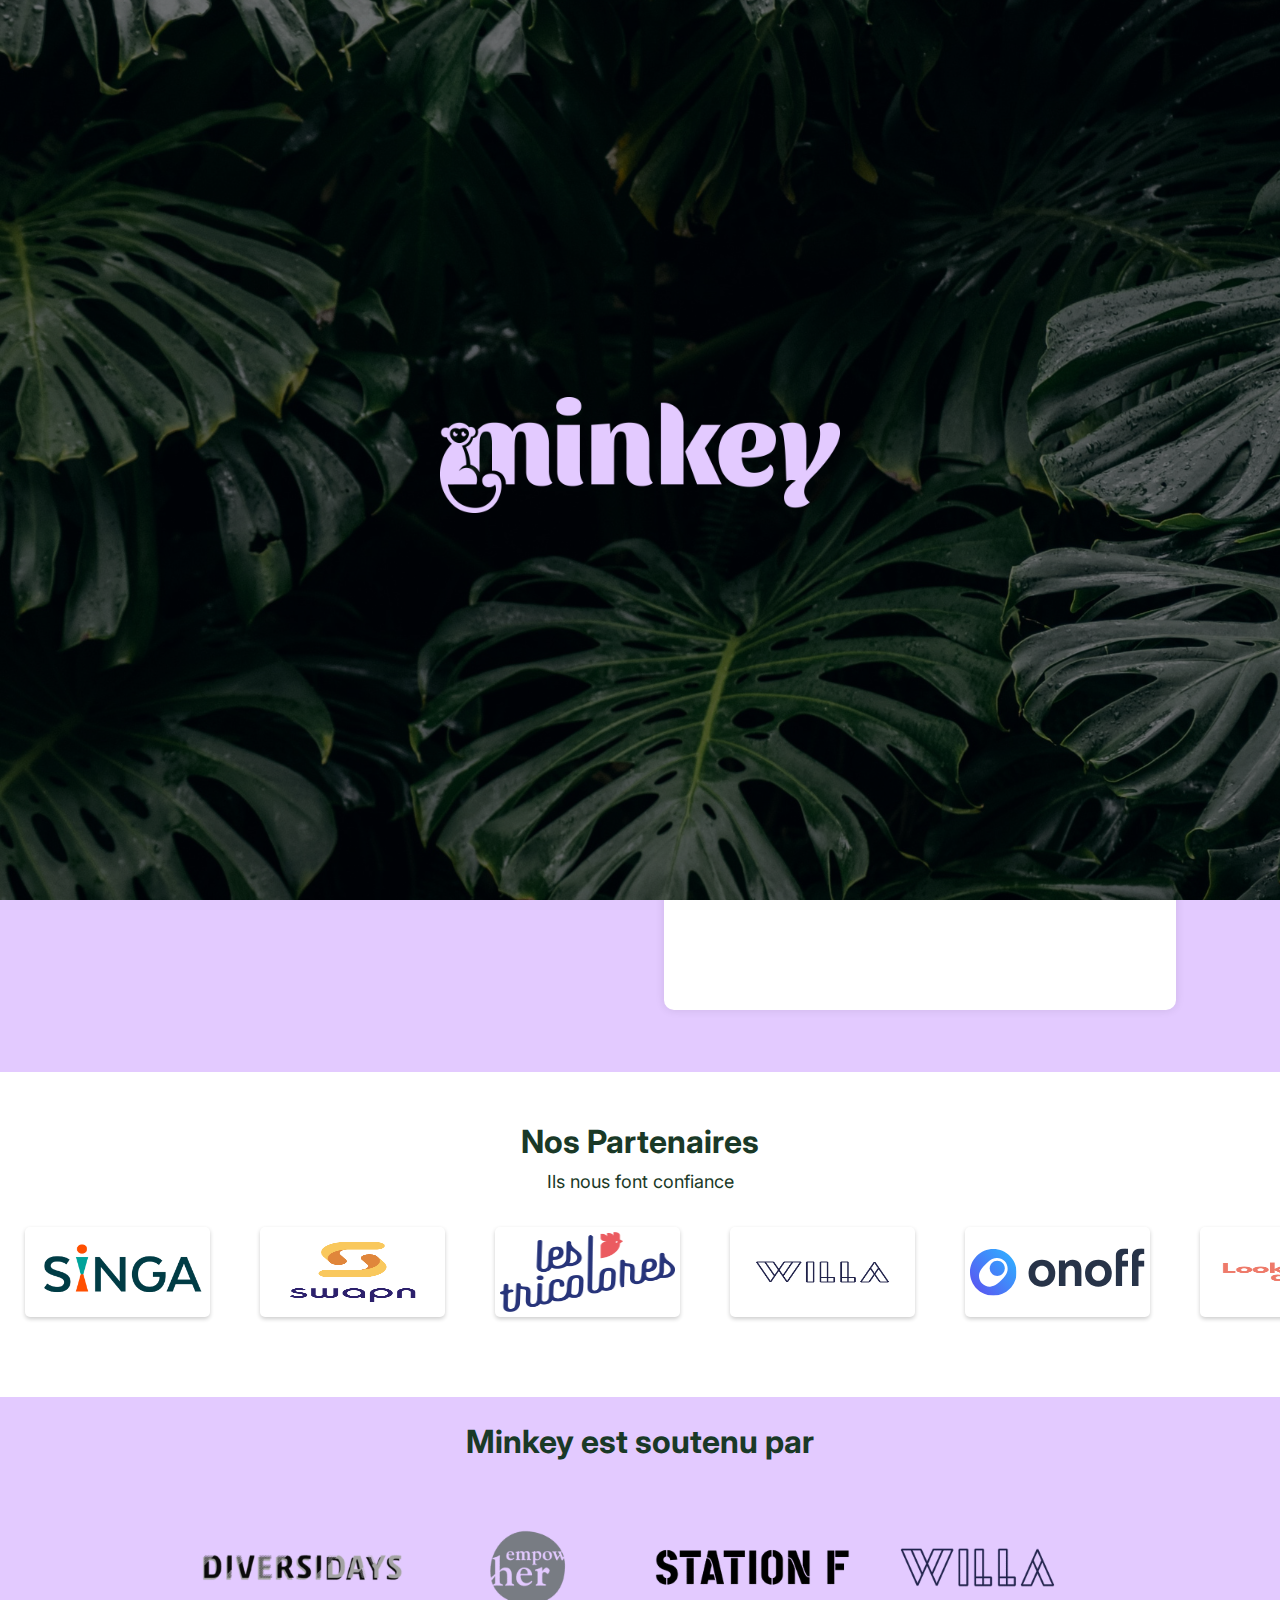
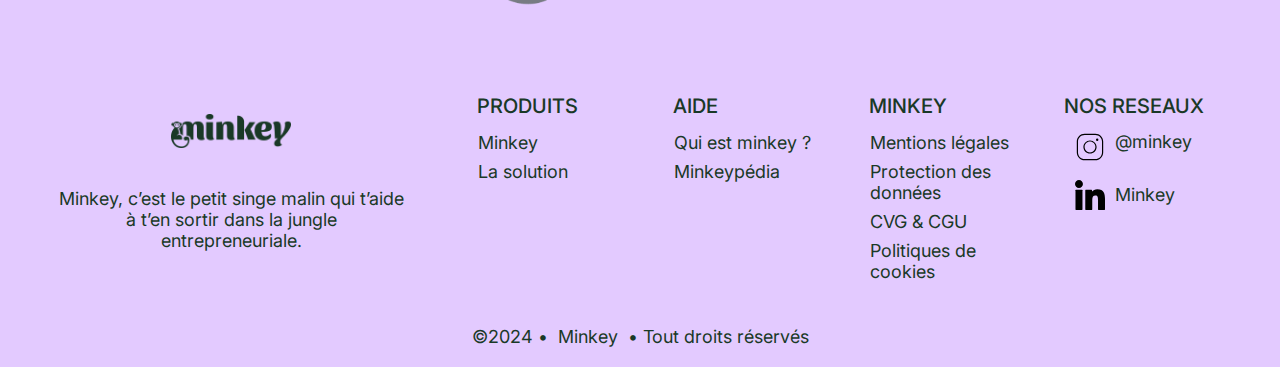
<file: Pages/contact.html>
<!DOCTYPE html>
<html lang="en">
<head>
    <meta charset="UTF-8">
    <meta name="viewport" content="width=device-width, initial-scale=1.0">
    <title>Contact us</title>
    <link rel="stylesheet" href="..\styles\styles.css">
    <link rel="icon" href="..\Images/Disign-Minkey.png">
</head>
<body class="blog_body">
     <!-- Loading page-->

    <div id="loader">
        <img class="loadingMinkey" src="..\Images/Logo-Minkey-pink-RVB.png" alt="logo">
    </div>

    <script>
        document.addEventListener("DOMContentLoaded", function() {
        // Afficher la page de chargement
        document.getElementById("loader").style.display = "flex";

        // Cacher la page de chargement après 3 secondes
        setTimeout(function() {
            document.getElementById("loader").style.display = "none";
        }, 3000);
        });

        
    </script>

    <!-- Navbar -->
    <nav class="Navbar">
        <ul class="Sidebar">
            <li class="HideSidebar" onclick="HideSidebar()"><a href="#"><svg xmlns="http://www.w3.org/2000/svg" height="60px" viewBox="0 -960 960 960" width="40px" fill="#e8eaed"><path d="m256-200-56-56 224-224-224-224 56-56 224 224 224-224 56 56-224 224 224 224-56 56-224-224-224 224Z"/></svg></a></li> <br> <br>
            <li class="Nav-List1"><a class="links" href="../Pages/solution.html">Solution</a></li> <br>
            <li class="Nav-List1"><a class="links" href="../Pages/minkey.html">Minkey</a></li> <br>
            <li class="Nav-List1"><a class="links" href="../Pages/blog.html">Le blog</a></li> <br>
            <li class="Nav-List1"><a class="links" href="../Pages/Partenaire.html">Partenaires</a></li> <br>
            <li class="Nav-List1"><a class="links" href="../Pages/contact.html">Contact</a></li> <br>
        </ul>
        <ul class="Nav-container">
            <li class="list-image"><a href="../index.html"><img class="HomeImage" src="../Images/Logo-Minkey-Green-RVB.png" alt="HomeImage"></a></li>
            <li class="Nav-List"><a class="links" href="../Pages/solution.html">Solution</a></li>
            <li class="Nav-List"><a class="links" href="../Pages/minkey.html">Minkey</a></li>
            <li class="Nav-List"><a class="links" href="../Pages/blog.html">Le blog</a></li> 
            <li class="Nav-List"><a class="links" href="../Pages/Partenaire.html">Partenaires</a></li>
            <li class="icon" onclick="ShowSidebar()"><a href="#"><svg xmlns="http://www.w3.org/2000/svg" height="40px" viewBox="0 -960 960 960" width="40px" fill="#e8eaed"><path d="M120-240v-80h720v80H120Zm0-200v-80h720v80H120Zm0-200v-80h720v80H120Z"/></svg></a></li>
        </ul>
        <a class="buttonProfile" href="https://my.minkey.fr"><img class="profile" src="../Images/Profile.png" alt="profile"></a>
        
        <a class="ButtonContact" href="../Pages/contact.html">Contact</a>
    </nav>

    <script>
        function ShowSidebar() {
            const Sidebar = document.querySelector('.Sidebar')
            Sidebar.style.display = 'flex'
        }
        function HideSidebar() {
            const Sidebar = document.querySelector('.Sidebar')
            Sidebar.style.display = 'none'
        }
    </script>

    <div class="Contact-body">
        <div class="Contact-container">

            <div class="Contact-column1">
                <div class="Contact-img"></div>
                <h1 class="Contact-title">Prenez le pouls </h1>
                <h1 class="Contact-title">de votre entreprise</h1>
                <h1 class="Contact-title">entemps réel.</h1>
                <h1 class="Contact-title">Et agissez.</h1>
                <p class="Contact-text">Lorem ipsum dolor sit amet consectetur adipisicing elit. Magnam fugiat architecto ipsa est maxime. Ducimus blanditiis officia consectetur, laborum iusto animi cum provident quis obcaecati ea, veritatis voluptatibus quam illo?</p>
            </div>

            <div class="form-container">
                <form>
                    <div class="name">
                        <label for="prenom">Prénom*</label>
                        <input type="text" id="prenom" name="prenom" placeholder="ouistiti" required>
            
                        <label for="nom">Nom*</label>
                        <input type="text" id="nom" name="nom" placeholder="Delajungle" required>
                    </div>
        
                    <label for="email">E-mail professionnel*</label>
                    <input type="email" id="email" name="email" placeholder="ouistitidelajungle@entreprise.com" required>
        
                    <label for="entreprise">Nom de l'entreprise*</label>
                    <input type="text" id="entreprise" name="entreprise" placeholder="Company" required>
        
                    <label for="taille">Taille de l'entreprise*</label>
                    <select id="taille" name="taille" required>
                        <option value="" disabled selected>- Sélectionnez -</option>
                        <option value="small">Petite</option>
                        <option value="medium">Moyenne</option>
                        <option value="large">Grande</option>
                    </select>
        
                    <label for="telephone">Numéro de téléphone*</label>
                    <input type="tel" id="telephone" name="telephone" placeholder="+336XXXXXXXX" required>
        
                    <button class="contact-submit" type="submit">Programmer ma démo</button>
                </form>
            </div>
        </div>
    </div>

     <!-- Sliders Partenaires -->

     <h2 class="Header-title">Nos Partenaires</h2>
     <p class="Header-text">Ils nous font confiance</p>
     <div class="slider">
         <div class="slide-track">
             <div class="slide">
                 <img class="img-slider" src="../Images/Partenaires/1200px-Logo_SINGA.png" alt="">
             </div>
             <div class="slide">
                 <img class="img-slider" src="../Images/Partenaires/4fd86707-393f-44f0-9589-9a11f9fef10e.png" alt="">
             </div>
             <div class="slide">
                 <img class="img-slider" src="../Images/Partenaires/logo-les-tricolores.png" alt="">
             </div>
             <div class="slide">
                 <img class="img-slider" src="../Images/Partenaires/Logo-principal-Bleu-fonce-2-2.png" alt="">
             </div>
             <div class="slide">
                 <img class="img-slider" src="../Images/Partenaires/Logo_onoff_light.svg" alt="">
             </div>
             <div class="slide">
                 <img class="img-slider" src="../Images/Partenaires/Look.png" alt="">
             </div>
             <div class="slide">
                 <img class="img-slider" src="../Images/Partenaires/pousses.fr-logo.png" alt="">
             </div>
             <div class="slide">
                 <img class="img-slider" src="../Images/Partenaires/tiime_image_a_la_une_2_Plan_de_travail_11.png" alt="">
             </div>
 
             <!-- Sliders Partenaires doublé -->
 
             <div class="slide">
                 <img class="img-slider" src="../Images/Partenaires/1200px-Logo_SINGA.png" alt="">
             </div>
             <div class="slide">
                 <img class="img-slider" src="../Images/Partenaires/4fd86707-393f-44f0-9589-9a11f9fef10e.png" alt="">
             </div>
             <div class="slide">
                 <img class="img-slider" src="../Images/Partenaires/logo-les-tricolores.png" alt="">
             </div>
             <div class="slide">
                 <img class="img-slider" src="../Images/Partenaires/Logo-principal-Bleu-fonce-2-2.png" alt="">
             </div>
             <div class="slide">
                 <img class="img-slider" src="../Images/Partenaires/Logo_onoff_light.svg" alt="">
             </div>
             <div class="slide">
                 <img class="img-slider" src="../Images/Partenaires/Look.png" alt="">
             </div>
             <div class="slide">
                 <img class="img-slider" src="../Images/Partenaires/pousses.fr-logo.png" alt="">
             </div>
             <div class="slide">
                 <img class="img-slider" src="../Images/Partenaires/tiime_image_a_la_une_2_Plan_de_travail_11.png" alt="">
             </div>
             <div class="slide">
                 <img class="img-slider" src="../Images/Partenaires/1200px-Logo_SINGA.png" alt="">
             </div>
             <div class="slide">
                 <img class="img-slider" src="../Images/Partenaires/4fd86707-393f-44f0-9589-9a11f9fef10e.png" alt="">
             </div>
             <div class="slide">
                 <img class="img-slider" src="../Images/Partenaires/logo-les-tricolores.png" alt="">
             </div>
             <div class="slide">
                 <img class="img-slider" src="../Images/Partenaires/Logo-principal-Bleu-fonce-2-2.png" alt="">
             </div>
             <div class="slide">
                 <img class="img-slider" src="../Images/Partenaires/Logo_onoff_light.svg" alt="">
             </div>
             <div class="slide">
                 <img class="img-slider" src="../Images/Partenaires/Look.png" alt="">
             </div>
             <div class="slide">
                 <img class="img-slider" src="../Images/Partenaires/pousses.fr-logo.png" alt="">
             </div>
             <div class="slide">
                 <img class="img-slider" src="../Images/Partenaires/tiime_image_a_la_une_2_Plan_de_travail_11.png" alt="">
             </div>
         </div>
     </div>


        <!-- Footer -->
        <footer>
            <div class="CatchTextFooter">
                <h2>Minkey est soutenu par </h2>
            </div>
            <div class="logo-incub">
                <a href="https://diversidays.com/" target="_blank"><img src="..\Images/Diversidays.png" alt="Images Incubateurs"></a>
                <a href="https://empow-her.com/" target="_blank"><img src="..\Images/Empowher.png" alt="Images Incubateurs"></a>
                <a href="https://stationf.co/" target="_blank"><img src="..\Images/StationF.png" alt="Images Incubateurs"></a>
                <a href="https://hellowilla.co/" target="_blank"><img src="..\Images/willa.png" alt="Images Incubateurs"></a>
            </div>
    
            <div class="content-footer">
                <div class="brand">
                    <a href="index.html"><img class="brand-logo" src="..\Images\Logo-Minkey-Green-RVB.png" alt="Logo Minkey"></a>
                    <p class="brand-text">Minkey, c’est le petit singe malin qui t’aide à t’en sortir dans la jungle entrepreneuriale.</p>
        
                </div>
                <div class="bloc footer-produits">
                    <h3 class="title">produits</p>
                    <ul class="list-produits">
                        <li><a href="#">Minkey</a></li>
                        <li><a href="#">La solution</a></li> 
                    </ul>
                </div>
                <div class="bloc footer-aide">
                    <h3 class="title">aide</p>
                    <ul class="list-aide">
                        <li><a href="#">Qui est minkey ?</a></li>
                        <li><a href="#">Minkeypédia</a></li>
                    </ul>
                </div>
                <div class="bloc footer-minkey">
                    <h3 class="title">Minkey</p>
                    <ul class="list-minkey">
                        <li><a href="../Pages/mentions-legales.html">Mentions légales</a></li>
                        <li><a href="../Pages/protection-donnees.html">Protection des données</a></li>
                        <li><a href="../Pages/cgv-cgu.html">CVG & CGU</a></li>
                        <li><a href="../Pages/politiques-cookies.html">Politiques de cookies</a></li>
                    </ul>
                </div>
                <div class="bloc footer-reseaux">
                    <h3 class="title">Nos reseaux</p>
                    <ul class="list-reseaux">
                        <li><a id="InstagramText" class="Instagram" href="https://www.instagram.com/minkey.fr/" target="_blank"><img class="Reseaux" id="InstagramIMG" src="..\Images\icons\instagram.svg" alt="Icones reseaux sociaux">@minkey</a></li>
                        <li><a id="LinkedinText"  class="linkedin" href="https://www.linkedin.com/company/minkey-fr/" target="_blank"><img class="Reseaux" id="LinkedinIMG" src="..\Images\icons\linkedin.svg" alt="Icones reseaux sociaux">Minkey</a></li>
                    </ul>
                </div>
                
            </div>
            <p class="copy">&copy;2024 &#x2022; <a href="#"> &nbsp Minkey &nbsp </a> &#x2022; Tout droits réservés</p>
        </footer>

</body>
</html>
</file>
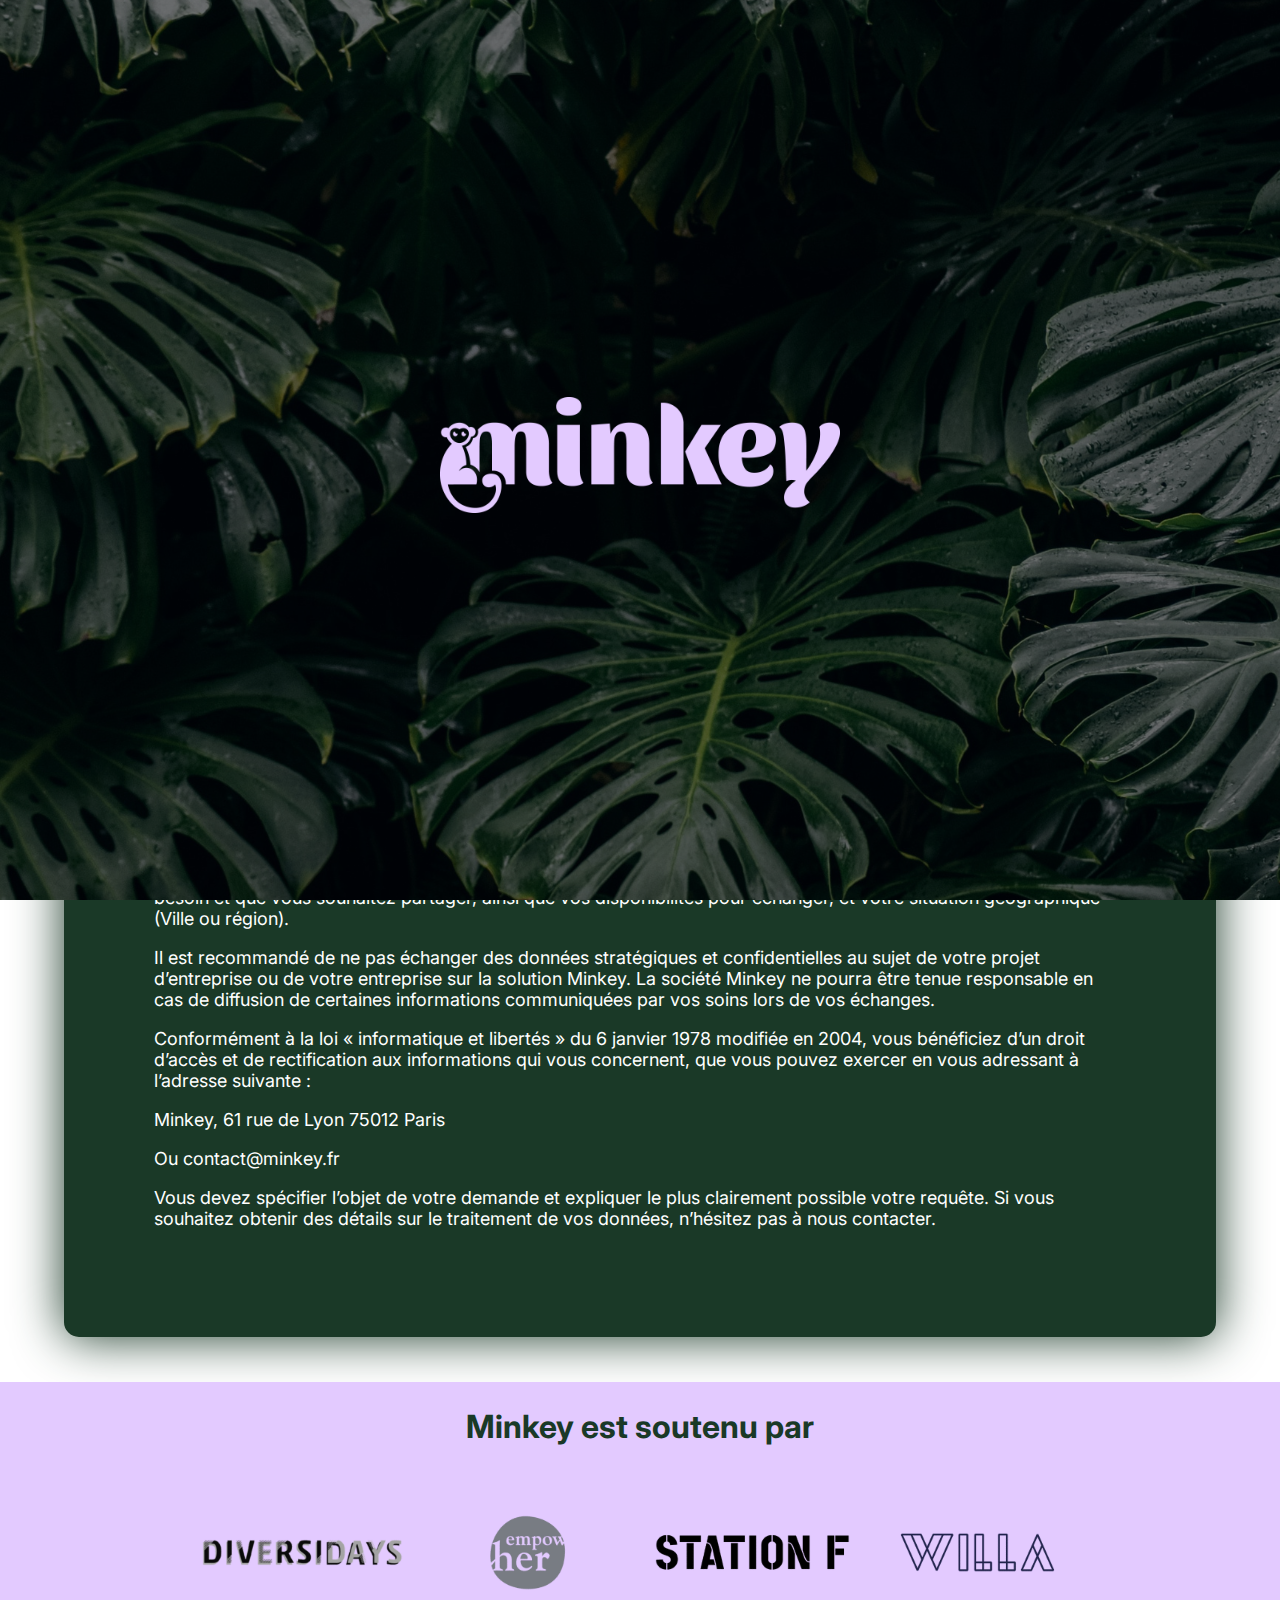
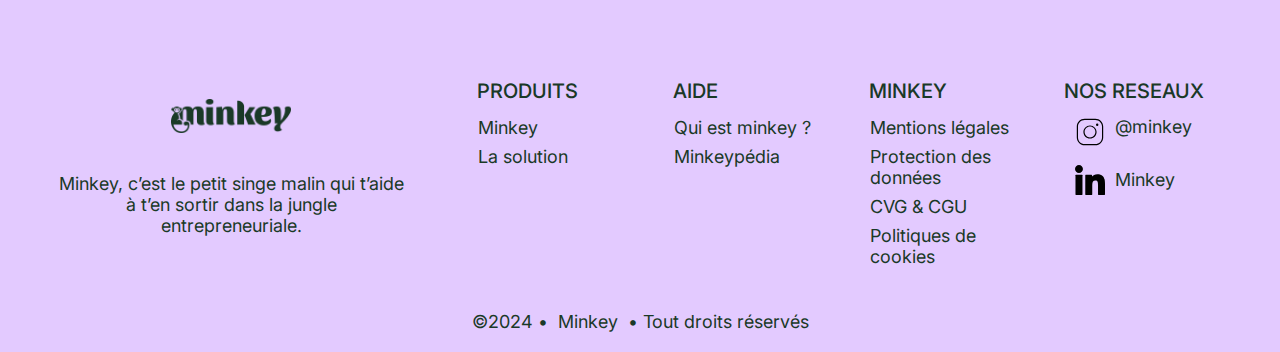
<file: Pages/mentions-legales.html>
<!DOCTYPE html>
<html lang="fr" style="overflow-x: hidden;">
<head>
    <meta charset="UTF-8">
    <meta name="viewport" content="width=device-width, initial-scale=1.0">
    <link rel="stylesheet" href="..\styles\styles.css">
    <title>Qu'est ce que minkey ?</title>
</head>
<body style="overflow-x: hidden;">
        <!-- Loading page-->

        <div id="loader">
            <img class="loadingMinkey" src="..\Images/Logo-Minkey-pink-RVB.png" alt="logo">
        </div>
        
        <script>
            document.addEventListener("DOMContentLoaded", function() {
            // Afficher la page de chargement
            document.getElementById("loader").style.display = "flex";
        
            // Cacher la page de chargement après 3 secondes
            setTimeout(function() {
                document.getElementById("loader").style.display = "none";
            }, 3000);
            });
        
                
        </script>
        
        
        <!-- Navbar -->
        <nav class="Navbar">
            <ul class="Sidebar">
                <li class="HideSidebar" onclick="HideSidebar()"><a href="#"><svg xmlns="http://www.w3.org/2000/svg" height="60px" viewBox="0 -960 960 960" width="40px" fill="#e8eaed"><path d="m256-200-56-56 224-224-224-224 56-56 224 224 224-224 56 56-224 224 224 224-56 56-224-224-224 224Z"/></svg></a></li> <br> <br>
                <li class="Nav-List1"><a class="links" href="../Pages/solution.html">Solution</a></li> <br>
                <li class="Nav-List1"><a class="links" href="../Pages/minkey.html">Minkey</a></li> <br>
                <li class="Nav-List1"><a class="links" href="../Pages/blog.html">Le blog</a></li> <br>
                <li class="Nav-List1"><a class="links" href="../Pages/Partenaire.html">Partenaires</a></li> <br>
                <li class="Nav-List1"><a class="links" href="../Pages/contact.html">Contact</a></li> <br>
            </ul>
            <ul class="Nav-container">
                <li class="list-image"><a href="../index.html"><img class="HomeImage" src="../Images/Logo-Minkey-Green-RVB.png" alt="HomeImage"></a></li>
                <li class="Nav-List"><a class="links" href="../Pages/solution.html">Solution</a></li>
                <li class="Nav-List"><a class="links" href="../Pages/minkey.html">Minkey</a></li>
                <li class="Nav-List"><a class="links" href="../Pages/blog.html">Le blog</a></li> 
                <li class="Nav-List"><a class="links" href="../Pages/Partenaire.html">Partenaires</a></li>
                <li class="icon" onclick="ShowSidebar()"><a href="#"><svg xmlns="http://www.w3.org/2000/svg" height="40px" viewBox="0 -960 960 960" width="40px" fill="#e8eaed"><path d="M120-240v-80h720v80H120Zm0-200v-80h720v80H120Zm0-200v-80h720v80H120Z"/></svg></a></li>
            </ul>
            <a class="buttonProfile" href="https://my.minkey.fr"><img class="profile" src="../Images/Profile.png" alt="profile"></a>
            
            <a class="ButtonContact" href="../Pages/contact.html">Contact</a>
        </nav>
        
        <script>
            function ShowSidebar() {
                const Sidebar = document.querySelector('.Sidebar')
                Sidebar.style.display = 'flex'
            }
            function HideSidebar() {
                const Sidebar = document.querySelector('.Sidebar')
                Sidebar.style.display = 'none'
            }
        </script>

        <container class="MainContent-Mentions">

            <div class="Mentions-Legales">

                <h1> Mentions Légales </h1>


                <h2> Éditeur de site</h2>

                <p>Le site Minkey est édité par la Société Minkey, Société par Actions Simplifiée au capital de 1500 euros, immatriculée au Registre des Commerces et des Sociétés (R.C.S) de Paris par le numéro SIREN 979 590 783, et dont le siège social se situe au 61 rue de Lyon 75012 Paris.</p>
                <p>Directeur de la publication : Magali Contarini</p>
                <p>La société Minkey et son directeur de publication peuvent être contactés :</p>
                <p>par courriel à l’adresse suivante : contact@minkey.fr</p>
                <p>par téléphone au numéro suivant : +33 6 95 93 72 05</p>

                <h2> Hébergeur du site</h2>

                <p>Le site est hébergé par : O2Switch (Siret : 510 909 807 00032), dont le siège social est situé à :</p>
                <p>Chemin des Pardiaux, 63000 Clermont-Ferrand.</p>

                <h2> Données et réclamations </h2>

                <p>Les informations recueillies font l’objet d’un traitement informatique destiné à l’amélioration du quotidien de porteurs et porteuses de projets et d’entrepreneurs et d’entrepreneures et des professionnels de la création et gestion d’entreprise. </p>
                <p>Les destinataires des données sont des porteurs et porteuses de projets et d’entrepreneurs et d’entrepreneures et des professionnels de la création et gestion d’entreprise. 
                </p>
                <p>Les données présentées sur la solution Minkey permettent d’identifier les compétences que vous pouvez avoir besoin et que vous souhaitez partager, ainsi que vos disponibilités pour échanger, et votre situation géographique (Ville ou région). 
                </p>
                <p>Il est recommandé de ne pas échanger des données stratégiques et confidentielles au sujet de votre projet d’entreprise ou de votre entreprise sur la solution Minkey. La société Minkey ne pourra être tenue responsable en cas de diffusion de certaines informations communiquées par vos soins lors de vos échanges. 
                </p>
                <p>Conformément à la loi « informatique et libertés » du 6 janvier 1978 modifiée en 2004, vous bénéficiez d’un droit d’accès et de rectification aux informations qui vous concernent, que vous pouvez exercer en vous adressant à l’adresse suivante :
                </p>
                <p>Minkey, 61 rue de Lyon 75012 Paris
                </p>
                <p>Ou contact@minkey.fr
                </p>
                <p>Vous devez spécifier l’objet de votre demande et expliquer le plus clairement possible votre requête. Si vous souhaitez obtenir des détails sur le traitement de vos données, n’hésitez pas à nous contacter.

                </p>
            </div>


        </container>


        <!-- Footer -->
        <footer>
            <div class="CatchTextFooter">
                <h2>Minkey est soutenu par </h2>
            </div>
            <div class="logo-incub">
                <a href="https://diversidays.com/" target="_blank"><img src="..\Images/Diversidays.png" alt="Images Incubateurs"></a>
                <a href="https://empow-her.com/" target="_blank"><img src="..\Images/Empowher.png" alt="Images Incubateurs"></a>
                <a href="https://stationf.co/" target="_blank"><img src="..\Images/StationF.png" alt="Images Incubateurs"></a>
                <a href="https://hellowilla.co/" target="_blank"><img src="..\Images/willa.png" alt="Images Incubateurs"></a>
            </div>
    
            <div class="content-footer">
                <div class="brand">
                    <a href="index.html"><img class="brand-logo" src="..\Images\Logo-Minkey-Green-RVB.png" alt="Logo Minkey"></a>
                    <p class="brand-text">Minkey, c’est le petit singe malin qui t’aide à t’en sortir dans la jungle entrepreneuriale.</p>
        
                </div>
                <div class="bloc footer-produits">
                    <h3 class="title">produits</p>
                    <ul class="list-produits">
                        <li><a href="#">Minkey</a></li>
                        <li><a href="#">La solution</a></li> 
                    </ul>
                </div>
                <div class="bloc footer-aide">
                    <h3 class="title">aide</p>
                    <ul class="list-aide">
                        <li><a href="#">Qui est minkey ?</a></li>
                        <li><a href="#">Minkeypédia</a></li>
                    </ul>
                </div>
                <div class="bloc footer-minkey">
                    <h3 class="title">Minkey</p>
                    <ul class="list-minkey">
                        <li><a href="../Pages/mentions-legales.html">Mentions légales</a></li>
                        <li><a href="../Pages/protection-donnees.html">Protection des données</a></li>
                        <li><a href="../Pages/cgv-cgu.html">CVG & CGU</a></li>
                        <li><a href="../Pages/politiques-cookies.html">Politiques de cookies</a></li>
                    </ul>
                </div>
                <div class="bloc footer-reseaux">
                    <h3 class="title">Nos reseaux</p>
                    <ul class="list-reseaux">
                        <li><a id="InstagramText" class="Instagram" href="https://www.instagram.com/minkey.fr/" target="_blank"><img class="Reseaux" id="InstagramIMG" src="..\Images\icons\instagram.svg" alt="Icones reseaux sociaux">@minkey</a></li>
                        <li><a id="LinkedinText"  class="linkedin" href="https://www.linkedin.com/company/minkey-fr/" target="_blank"><img class="Reseaux" id="LinkedinIMG" src="..\Images\icons\linkedin.svg" alt="Icones reseaux sociaux">Minkey</a></li>
                    </ul>
                </div>
                
            </div>
            <p class="copy">&copy;2024 &#x2022; <a href="#"> &nbsp Minkey &nbsp </a> &#x2022; Tout droits réservés</p>
        </footer>

</body>
</html>
</file>
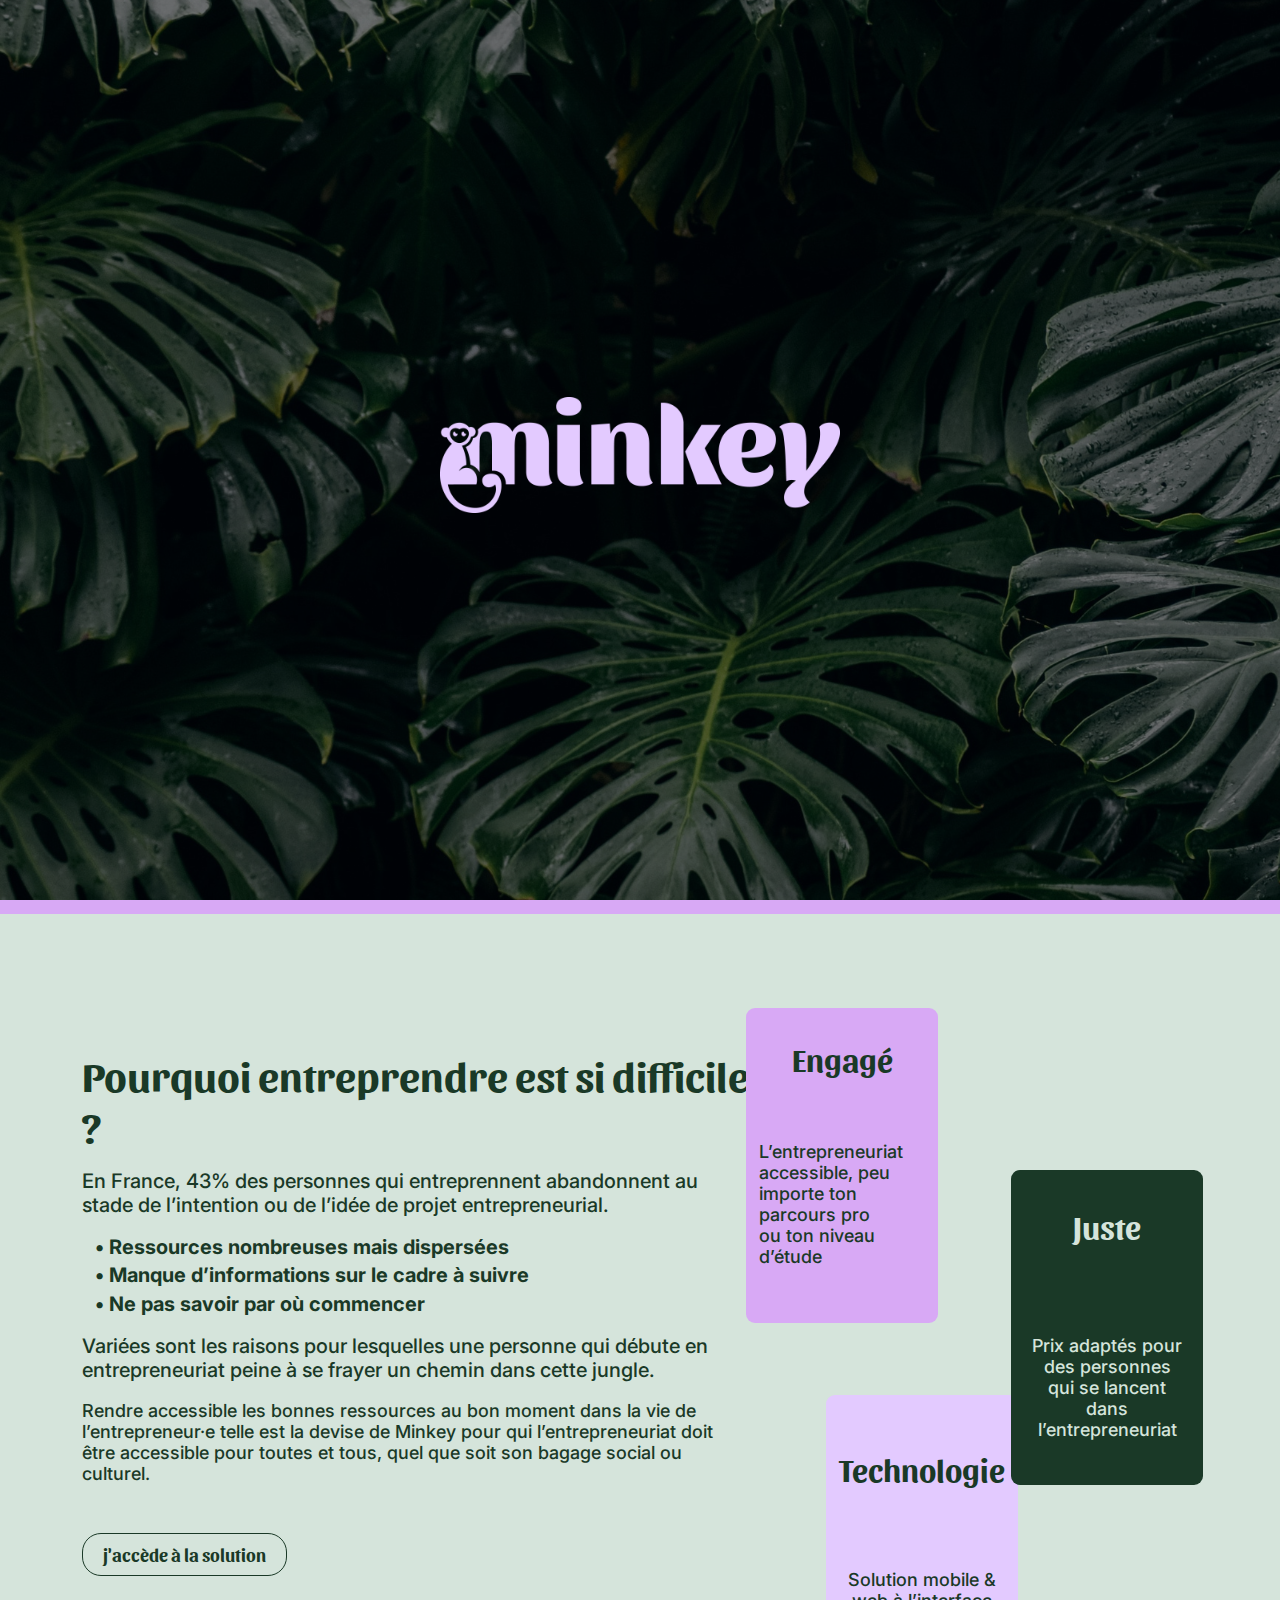
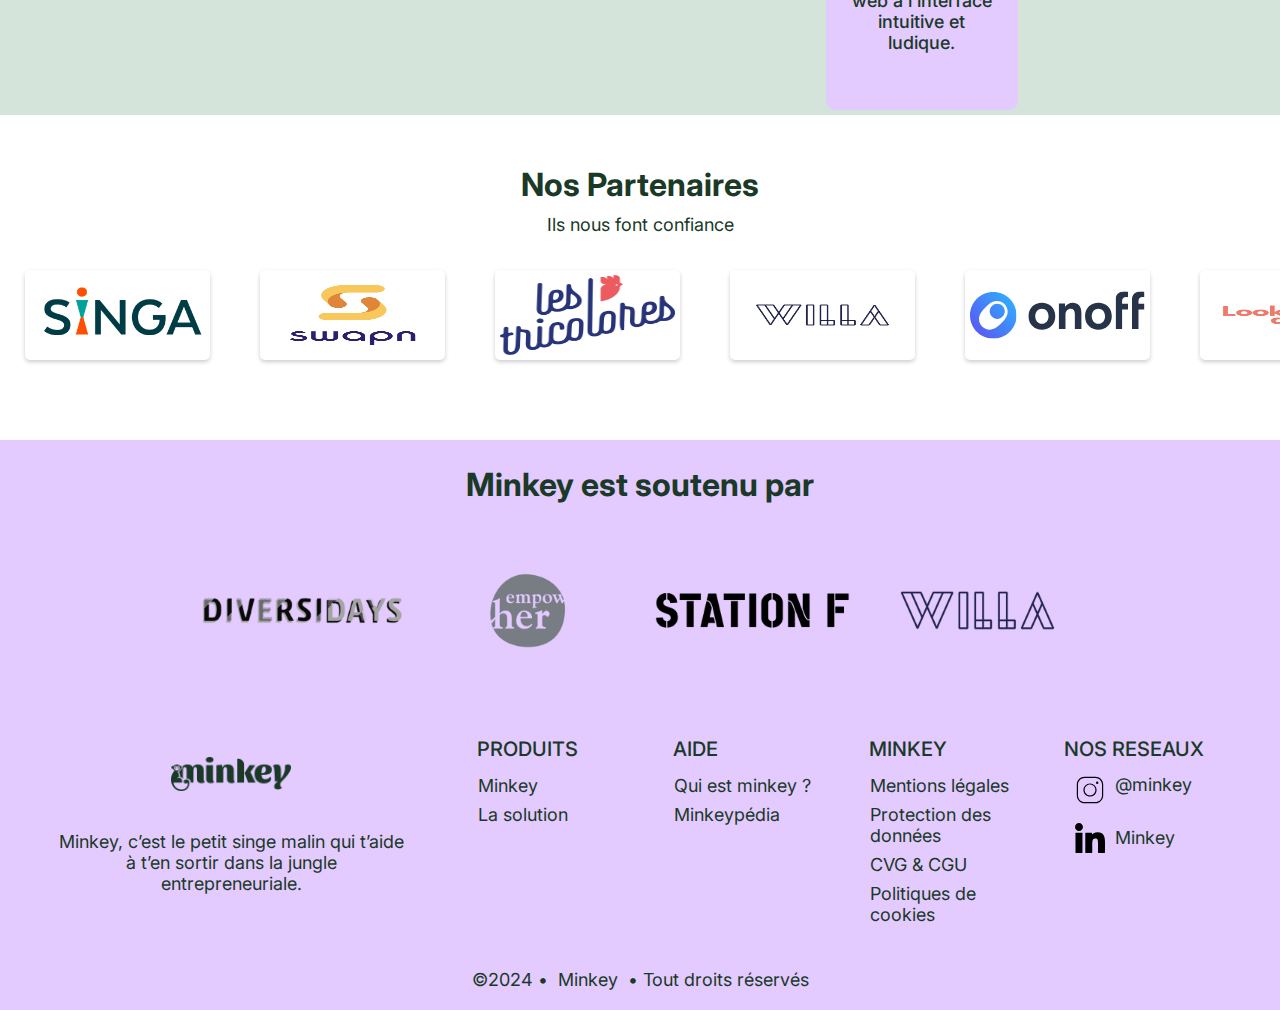
<file: Pages/minkey.html>
<!DOCTYPE html>
<html lang="fr" style="overflow-x: hidden;">
<head>
    <meta charset="UTF-8">
    <meta name="viewport" content="width=device-width, initial-scale=1.0">
    <link rel="stylesheet" href="..\styles\styles.css">
    <title>Qu'est ce que minkey ?</title>
</head>
<body style="overflow-x: hidden;">
        <!-- Loading page-->

        <div id="loader">
            <img class="loadingMinkey" src="..\Images/Logo-Minkey-pink-RVB.png" alt="logo">
        </div>
        
        <script>
            document.addEventListener("DOMContentLoaded", function() {
            // Afficher la page de chargement
            document.getElementById("loader").style.display = "flex";
        
            // Cacher la page de chargement après 3 secondes
            setTimeout(function() {
                document.getElementById("loader").style.display = "none";
            }, 3000);
            });
        
                
        </script>
        
        
        <!-- Navbar -->
        <nav class="Navbar">
            <ul class="Sidebar">
                <li class="HideSidebar" onclick="HideSidebar()"><a href="#"><svg xmlns="http://www.w3.org/2000/svg" height="60px" viewBox="0 -960 960 960" width="40px" fill="#e8eaed"><path d="m256-200-56-56 224-224-224-224 56-56 224 224 224-224 56 56-224 224 224 224-56 56-224-224-224 224Z"/></svg></a></li> <br> <br>
                <li class="Nav-List1"><a class="links" href="../Pages/solution.html">Solution</a></li> <br>
                <li class="Nav-List1"><a class="links" href="../Pages/minkey.html">Minkey</a></li> <br>
                <li class="Nav-List1"><a class="links" href="../Pages/blog.html">Le blog</a></li> <br>
                <li class="Nav-List1"><a class="links" href="../Pages/Partenaire.html">Partenaires</a></li> <br>
                <li class="Nav-List1"><a class="links" href="../Pages/contact.html">Contact</a></li> <br>
            </ul>
            <ul class="Nav-container">
                <li class="list-image"><a href="../index.html"><img class="HomeImage" src="../Images/Logo-Minkey-Green-RVB.png" alt="HomeImage"></a></li>
                <li class="Nav-List"><a class="links" href="../Pages/solution.html">Solution</a></li>
                <li class="Nav-List"><a class="links" href="../Pages/minkey.html">Minkey</a></li>
                <li class="Nav-List"><a class="links" href="../Pages/blog.html">Le blog</a></li> 
                <li class="Nav-List"><a class="links" href="../Pages/Partenaire.html">Partenaires</a></li>
                <li class="icon" onclick="ShowSidebar()"><a href="#"><svg xmlns="http://www.w3.org/2000/svg" height="40px" viewBox="0 -960 960 960" width="40px" fill="#e8eaed"><path d="M120-240v-80h720v80H120Zm0-200v-80h720v80H120Zm0-200v-80h720v80H120Z"/></svg></a></li>
            </ul>
            <a class="buttonProfile" href="https://my.minkey.fr"><img class="profile" src="../Images/Profile.png" alt="profile"></a>
            
            <a class="ButtonContact" href="../Pages/contact.html">Contact</a>
        </nav>
        
        <script>
            function ShowSidebar() {
                const Sidebar = document.querySelector('.Sidebar')
                Sidebar.style.display = 'flex'
            }
            function HideSidebar() {
                const Sidebar = document.querySelector('.Sidebar')
                Sidebar.style.display = 'none'
            }
        </script>

        <!-- Bloc Presentation-->


        <div class="container-presentation">
            <div class="globalPres">
                <img class="ImagePres1" src="../Images/1.png" alt="#"> 
                <div class="textPres">
                    <div class="EtiquetteEntreprise">L’entreprise Minkey </div>
                    <h1 class="titlePres">Qui a fondé Minkey ?</h1>
                    <p class="textPres">Je suis Magali, la fondatrice et CEO de Minkey.</p>
                    <p class="textPres2">Après avoir été salariée pendant une quinzaine d’années, auto-entrepreneure, et cofondatrice d’une société, je me suis rendue compte à quel point il est difficile d’atteindre les bonnes informations, réseaux, personnes lorsque l’on débute un projet entrepreneurial en partant de rien.</p>
                    <p class="textPres3">Forte de ces expériences, j’ai compris que ce constat est encore plus accentué lorsque l’on entreprend sans bagage social ou culturel, ou encore lorsque l’on habite hors de Paris.
                        C’est pour cela que j’ai décidé de fonder Minkey, une solution inclusive qui aide les entrepreneurs qui n’ont pas tous les codes.
                    </p>
                    <a href="https://my.minkey.fr/" class="bouton-GoSolution">Découvre la solution</a>
                </div>
                <img class="ImagePres2" src="../Images/2.png" alt="#"> 
            </div>

            <div class="globalPres-mobile">
                <div class="textPres">
                    <div class="EtiquetteEntreprise">L’entreprise Minkey </div>
                    <h1 class="titlePres">Qui est Minkey ?</h1>
                    <p class="textPres">Minkey c’est l’histoire d’un constat :  Alors que près d’1 Français sur 4 ressent l’envie d’entreprendre, 43% abandonnent au stade de l’idée.</p>
                    <p class="textPres2"> Minkey, c’est la <strong>première solution 100% digitale inclusive</strong> qui aide les entrepreneurs à acquérir tous les codes de l'entrepreneuriat.</p>
                    <div class="buttons-minkey">
                        <button type="button-pop" id="myBtn">La fondatrice</button>
                    <a href="https://my.minkey.fr/" class="bouton-GoSolution">La solution</a>
                    </div>
                </div>
                <img class="ImagePres2" src="../Images/2.png" alt="#"> 
            </div>
        
        </div>
        
        <!-- The Modal -->
        <div id="myModal" class="modal">
          <div class="modal-content">
            <div class="img-bio">
                <img class="img-magali" src="../Images/Magali.png" alt="Image Magali Contarini">
            </div>
            <span class="close">&times;</span> 
            <p class="textPres-mobile">Je suis Magali, la fondatrice et CEO de Minkey.</p>
            <p class="textPres2-mobile">Après avoir été salariée pendant une quinzaine d’années, auto-entrepreneure, et cofondatrice d’une société, je me suis rendue compte à quel point il est difficile d’atteindre les bonnes informations, réseaux, personnes lorsque l’on débute un projet entrepreneurial en partant de rien.</p>
            <p class="textPres3-mobile">Forte de ces expériences, j’ai compris que ce constat est encore plus accentué lorsque l’on entreprend sans bagage social ou culturel, ou encore lorsque l’on habite hors de Paris.
                C’est pour cela que j’ai décidé de fonder Minkey, une solution inclusive qui aide les entrepreneurs qui n’ont pas tous les codes.
            </p>
          </div>
        </div>
        
        
        <script>
            // Get the modal
            var modal = document.getElementById("myModal");
        
            // Get the button that opens the modal
            var btn = document.getElementById("myBtn");
        
            // Get the <span> element that closes the modal
            var span = document.getElementsByClassName("close")[0];
        
            // When the user clicks the button, open the modal 
            btn.onclick = function() {
                modal.style.display = "block";
            }
        
            // When the user clicks on <span> (x), close the modal
            span.onclick = function() {
                modal.style.display = "none";
            }
        
            // When the user clicks anywhere outside of the modal, close it
            window.onclick = function(event) {
                if (event.target == modal) {
                    modal.style.display = "none";
                }
            }
        </script>
        
        <!-- Bloc texte wrapper -->
        <div class="text-wrapper">
            <div class="content-wrapper"> Minkey is the key - Entreprendre plus facilement - </div>
            <div class="content-wrapper"> Minkey is the key - Entreprendre plus facilement - </div>
            <div class="content-wrapper"> Minkey is the key - Entreprendre plus facilement - </div>
            <div class="content-wrapper"> Minkey is the key - Entreprendre plus facilement - </div>
        </div>

        <!-- Bloc Qui est Minkey  -->
        <div class="Container-Minkey">
            <div class="Accroche-Container">
                <h2 class="Accroche">Pourquoi entreprendre est si difficile ? </h2>
                <p class="Accroche-texte">
                    En France, 43% des personnes qui entreprennent abandonnent au stade de l’intention ou de l’idée de projet entrepreneurial.
                </p>
                <p class="accroche-Liste">&#8226; Ressources nombreuses mais dispersées</p>
                <p class="accroche-Liste">&#8226; Manque d’informations sur le cadre à suivre</p>
                <p class="accroche-Liste">&#8226; Ne pas savoir par où commencer</p>
                <p class="Accroche-texte2">Variées sont les raisons pour lesquelles une personne qui débute en entrepreneuriat peine à se frayer un chemin dans cette jungle.</p>
                <p class="Accroche-texte3">Rendre accessible les bonnes ressources au bon moment dans la vie de l’entrepreneur·e telle est la devise de Minkey pour qui l’entrepreneuriat doit être accessible pour toutes et tous, quel que soit son bagage social ou culturel.</p>
                <a href="https://my.minkey.fr/" class="button-Acrroche">j'accède à la solution</a>
            </div>
            <div class="Carte-Minkey">
                <div class="Carte1"> 
                    <div class="Carte-Titre">Engagé</div>
                    <p class="Carte-Texte">L’entrepreneuriat accessible, peu importe ton parcours pro ou ton niveau d’étude</p>
                </div>
                <div class="Carte2">
                    <div class="Carte-Titre2">Juste</div>
                    <p class="Carte-Texte2">Prix adaptés pour des personnes qui se lancent dans l’entrepreneuriat</p>
                </div>
                <div class="Carte3">
                    <div class="Carte-Titre3">Technologie</div>
                    <p class="Carte-Texte3">Solution mobile & web à l’interface intuitive et ludique.</p>
                </div>
            </div>
        </div>

            <!-- Sliders Partenaires -->

    <h2 class="Header-title">Nos Partenaires</h2>
    <p class="Header-text">Ils nous font confiance</p>
    <div class="slider">
        <div class="slide-track">
            <div class="slide">
                <img class="img-slider" src="../Images/Partenaires/1200px-Logo_SINGA.png" alt="">
            </div>
            <div class="slide">
                <img class="img-slider" src="../Images/Partenaires/4fd86707-393f-44f0-9589-9a11f9fef10e.png" alt="">
            </div>
            <div class="slide">
                <img class="img-slider" src="../Images/Partenaires/logo-les-tricolores.png" alt="">
            </div>
            <div class="slide">
                <img class="img-slider" src="../Images/Partenaires/Logo-principal-Bleu-fonce-2-2.png" alt="">
            </div>
            <div class="slide">
                <img class="img-slider" src="../Images/Partenaires/Logo_onoff_light.svg" alt="">
            </div>
            <div class="slide">
                <img class="img-slider" src="../Images/Partenaires/Look.png" alt="">
            </div>
            <div class="slide">
                <img class="img-slider" src="../Images/Partenaires/pousses.fr-logo.png" alt="">
            </div>
            <div class="slide">
                <img class="img-slider" src="../Images/Partenaires/tiime_image_a_la_une_2_Plan_de_travail_11.png" alt="">
            </div>

            <!-- Sliders Partenaires doublé -->

            <div class="slide">
                <img class="img-slider" src="../Images/Partenaires/1200px-Logo_SINGA.png" alt="">
            </div>
            <div class="slide">
                <img class="img-slider" src="../Images/Partenaires/4fd86707-393f-44f0-9589-9a11f9fef10e.png" alt="">
            </div>
            <div class="slide">
                <img class="img-slider" src="../Images/Partenaires/logo-les-tricolores.png" alt="">
            </div>
            <div class="slide">
                <img class="img-slider" src="../Images/Partenaires/Logo-principal-Bleu-fonce-2-2.png" alt="">
            </div>
            <div class="slide">
                <img class="img-slider" src="../Images/Partenaires/Logo_onoff_light.svg" alt="">
            </div>
            <div class="slide">
                <img class="img-slider" src="../Images/Partenaires/Look.png" alt="">
            </div>
            <div class="slide">
                <img class="img-slider" src="../Images/Partenaires/pousses.fr-logo.png" alt="">
            </div>
            <div class="slide">
                <img class="img-slider" src="../Images/Partenaires/tiime_image_a_la_une_2_Plan_de_travail_11.png" alt="">
            </div>
            <div class="slide">
                <img class="img-slider" src="../Images/Partenaires/1200px-Logo_SINGA.png" alt="">
            </div>
            <div class="slide">
                <img class="img-slider" src="../Images/Partenaires/4fd86707-393f-44f0-9589-9a11f9fef10e.png" alt="">
            </div>
            <div class="slide">
                <img class="img-slider" src="../Images/Partenaires/logo-les-tricolores.png" alt="">
            </div>
            <div class="slide">
                <img class="img-slider" src="../Images/Partenaires/Logo-principal-Bleu-fonce-2-2.png" alt="">
            </div>
            <div class="slide">
                <img class="img-slider" src="../Images/Partenaires/Logo_onoff_light.svg" alt="">
            </div>
            <div class="slide">
                <img class="img-slider" src="../Images/Partenaires/Look.png" alt="">
            </div>
            <div class="slide">
                <img class="img-slider" src="../Images/Partenaires/pousses.fr-logo.png" alt="">
            </div>
            <div class="slide">
                <img class="img-slider" src="../Images/Partenaires/tiime_image_a_la_une_2_Plan_de_travail_11.png" alt="">
            </div>
        </div>
    </div>

        <!-- Footer -->
        <footer>
        <div class="CatchTextFooter">
            <h2>Minkey est soutenu par </h2>
        </div>
        <div class="logo-incub">
            <a href="https://diversidays.com/" target="_blank"><img src="..\Images/Diversidays.png" alt="Images Incubateurs"></a>
            <a href="https://empow-her.com/" target="_blank"><img src="..\Images/Empowher.png" alt="Images Incubateurs"></a>
            <a href="https://stationf.co/" target="_blank"><img src="..\Images/StationF.png" alt="Images Incubateurs"></a>
            <a href="https://hellowilla.co/" target="_blank"><img src="..\Images/willa.png" alt="Images Incubateurs"></a>
        </div>

        <div class="content-footer">
            <div class="brand">
                <a href="index.html"><img class="brand-logo" src="..\Images\Logo-Minkey-Green-RVB.png" alt="Logo Minkey"></a>
                <p class="brand-text">Minkey, c’est le petit singe malin qui t’aide à t’en sortir dans la jungle entrepreneuriale.</p>
    
            </div>
            <div class="bloc footer-produits">
                <h3 class="title">produits</p>
                <ul class="list-produits">
                    <li><a href="#">Minkey</a></li>
                    <li><a href="#">La solution</a></li> 
                </ul>
            </div>
            <div class="bloc footer-aide">
                <h3 class="title">aide</p>
                <ul class="list-aide">
                    <li><a href="#">Qui est minkey ?</a></li>
                    <li><a href="#">Minkeypédia</a></li>
                </ul>
            </div>
            <div class="bloc footer-minkey">
                <h3 class="title">Minkey</p>
                <ul class="list-minkey">
                    <li><a href="../Pages/mentions-legales.html">Mentions légales</a></li>
                    <li><a href="../Pages/protection-donnees.html">Protection des données</a></li>
                    <li><a href="../Pages/cgv-cgu.html">CVG & CGU</a></li>
                    <li><a href="../Pages/politiques-cookies.html">Politiques de cookies</a></li>
                </ul>
            </div>
            <div class="bloc footer-reseaux">
                <h3 class="title">Nos reseaux</p>
                <ul class="list-reseaux">
                    <li><a id="InstagramText" class="Instagram" href="https://www.instagram.com/minkey.fr/" target="_blank"><img class="Reseaux" id="InstagramIMG" src="..\Images\icons\instagram.svg" alt="Icones reseaux sociaux">@minkey</a></li>
                    <li><a id="LinkedinText"  class="linkedin" href="https://www.linkedin.com/company/minkey-fr/" target="_blank"><img class="Reseaux" id="LinkedinIMG" src="..\Images\icons\linkedin.svg" alt="Icones reseaux sociaux">Minkey</a></li>
                </ul>
            </div>
            
        </div>
        <p class="copy">&copy;2024 &#x2022; <a href="#"> &nbsp Minkey &nbsp </a> &#x2022; Tout droits réservés</p>
    </footer>
</body>
</html>
</file>
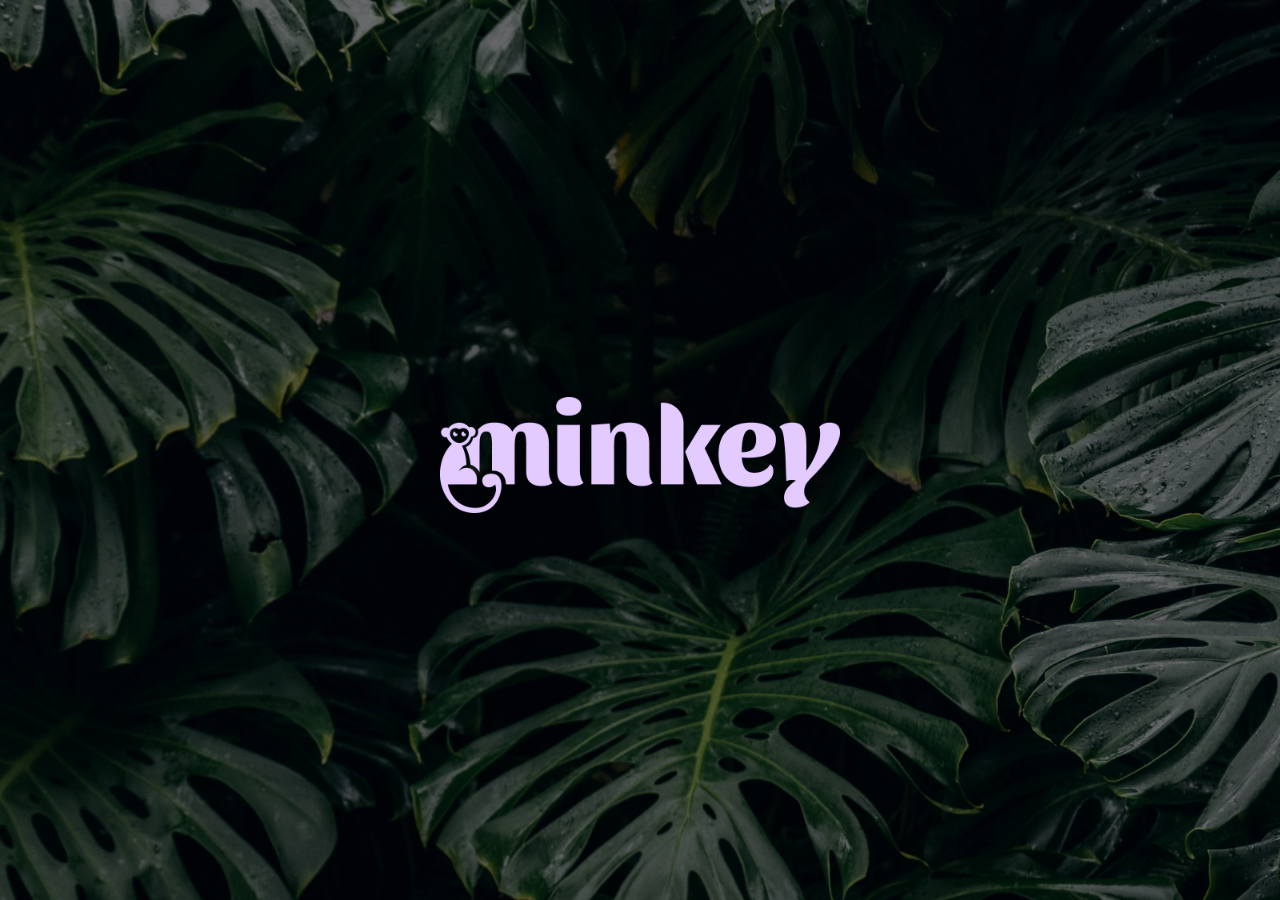
<file: Pages/politiques-cookies.html>
<!DOCTYPE html>
<html lang="fr" style="overflow-x: hidden;">
<head>
    <meta charset="UTF-8">
    <meta name="viewport" content="width=device-width, initial-scale=1.0">
    <link rel="stylesheet" href="..\styles\styles.css">
    <title>Qu'est ce que minkey ?</title>
</head>
<body style="overflow-x: hidden;">
        <!-- Loading page-->

        <div id="loader">
            <img class="loadingMinkey" src="..\Images/Logo-Minkey-pink-RVB.png" alt="logo">
        </div>
        
        <script>
            document.addEventListener("DOMContentLoaded", function() {
            // Afficher la page de chargement
            document.getElementById("loader").style.display = "flex";
        
            // Cacher la page de chargement après 3 secondes
            setTimeout(function() {
                document.getElementById("loader").style.display = "none";
            }, 3000);
            });
        
                
        </script>
        
        
        <!-- Navbar -->
        <nav class="Navbar">
            <ul class="Sidebar">
                <li class="HideSidebar" onclick="HideSidebar()"><a href="#"><svg xmlns="http://www.w3.org/2000/svg" height="60px" viewBox="0 -960 960 960" width="40px" fill="#e8eaed"><path d="m256-200-56-56 224-224-224-224 56-56 224 224 224-224 56 56-224 224 224 224-56 56-224-224-224 224Z"/></svg></a></li> <br> <br>
                <li class="Nav-List1"><a class="links" href="../Pages/solution.html">Solution</a></li> <br>
                <li class="Nav-List1"><a class="links" href="../Pages/minkey.html">Minkey</a></li> <br>
                <li class="Nav-List1"><a class="links" href="../Pages/blog.html">Le blog</a></li> <br>
                <li class="Nav-List1"><a class="links" href="../Pages/Partenaire.html">Partenaires</a></li> <br>
                <li class="Nav-List1"><a class="links" href="../Pages/contact.html">Contact</a></li> <br>
            </ul>
            <ul class="Nav-container">
                <li class="list-image"><a href="../index.html"><img class="HomeImage" src="../Images/Logo-Minkey-Green-RVB.png" alt="HomeImage"></a></li>
                <li class="Nav-List"><a class="links" href="../Pages/solution.html">Solution</a></li>
                <li class="Nav-List"><a class="links" href="../Pages/minkey.html">Minkey</a></li>
                <li class="Nav-List"><a class="links" href="../Pages/blog.html">Le blog</a></li> 
                <li class="Nav-List"><a class="links" href="../Pages/Partenaire.html">Partenaires</a></li>
                <li class="icon" onclick="ShowSidebar()"><a href="#"><svg xmlns="http://www.w3.org/2000/svg" height="40px" viewBox="0 -960 960 960" width="40px" fill="#e8eaed"><path d="M120-240v-80h720v80H120Zm0-200v-80h720v80H120Zm0-200v-80h720v80H120Z"/></svg></a></li>
            </ul>
            <a class="buttonProfile" href="https://my.minkey.fr"><img class="profile" src="../Images/Profile.png" alt="profile"></a>
            
            <a class="ButtonContact" href="../Pages/contact.html">Contact</a>
        </nav>
        
        <script>
            function ShowSidebar() {
                const Sidebar = document.querySelector('.Sidebar')
                Sidebar.style.display = 'flex'
            }
            function HideSidebar() {
                const Sidebar = document.querySelector('.Sidebar')
                Sidebar.style.display = 'none'
            }
        </script>

        <container class="MainContent-cookies">

            <div class="Mentions-cookies">
                <h1>Politique de cookies</h1>
            </div>


        </container>


        <!-- Footer -->
        <footer>
            <div class="CatchTextFooter">
                <h2>Minkey est soutenu par </h2>
            </div>
            <div class="logo-incub">
                <a href="https://diversidays.com/" target="_blank"><img src="..\Images/Diversidays.png" alt="Images Incubateurs"></a>
                <a href="https://empow-her.com/" target="_blank"><img src="..\Images/Empowher.png" alt="Images Incubateurs"></a>
                <a href="https://stationf.co/" target="_blank"><img src="..\Images/StationF.png" alt="Images Incubateurs"></a>
                <a href="https://hellowilla.co/" target="_blank"><img src="..\Images/willa.png" alt="Images Incubateurs"></a>
            </div>
    
            <div class="content-footer">
                <div class="brand">
                    <a href="index.html"><img class="brand-logo" src="..\Images\Logo-Minkey-Green-RVB.png" alt="Logo Minkey"></a>
                    <p class="brand-text">Minkey, c’est le petit singe malin qui t’aide à t’en sortir dans la jungle entrepreneuriale.</p>
        
                </div>
                <div class="bloc footer-produits">
                    <h3 class="title">produits</p>
                    <ul class="list-produits">
                        <li><a href="#">Minkey</a></li>
                        <li><a href="#">La solution</a></li> 
                    </ul>
                </div>
                <div class="bloc footer-aide">
                    <h3 class="title">aide</p>
                    <ul class="list-aide">
                        <li><a href="#">Qui est minkey ?</a></li>
                        <li><a href="#">Minkeypédia</a></li>
                    </ul>
                </div>
                <div class="bloc footer-minkey">
                    <h3 class="title">Minkey</p>
                    <ul class="list-minkey">
                        <li><a href="../Pages/mentions-legales.html">Mentions légales</a></li>
                        <li><a href="../Pages/protection-donnees.html">Protection des données</a></li>
                        <li><a href="../Pages/cgv-cgu.html">CVG & CGU</a></li>
                        <li><a href="../Pages/politiques-cookies.html">Politiques de cookies</a></li>
                    </ul>
                </div>
                <div class="bloc footer-reseaux">
                    <h3 class="title">Nos reseaux</p>
                    <ul class="list-reseaux">
                        <li><a id="InstagramText" class="Instagram" href="https://www.instagram.com/minkey.fr/" target="_blank"><img class="Reseaux" id="InstagramIMG" src="..\Images\icons\instagram.svg" alt="Icones reseaux sociaux">@minkey</a></li>
                        <li><a id="LinkedinText"  class="linkedin" href="https://www.linkedin.com/company/minkey-fr/" target="_blank"><img class="Reseaux" id="LinkedinIMG" src="..\Images\icons\linkedin.svg" alt="Icones reseaux sociaux">Minkey</a></li>
                    </ul>
                </div>
                
            </div>
            <p class="copy">&copy;2024 &#x2022; <a href="#"> &nbsp Minkey &nbsp </a> &#x2022; Tout droits réservés</p>
        </footer>

</body>
</html>
</file>
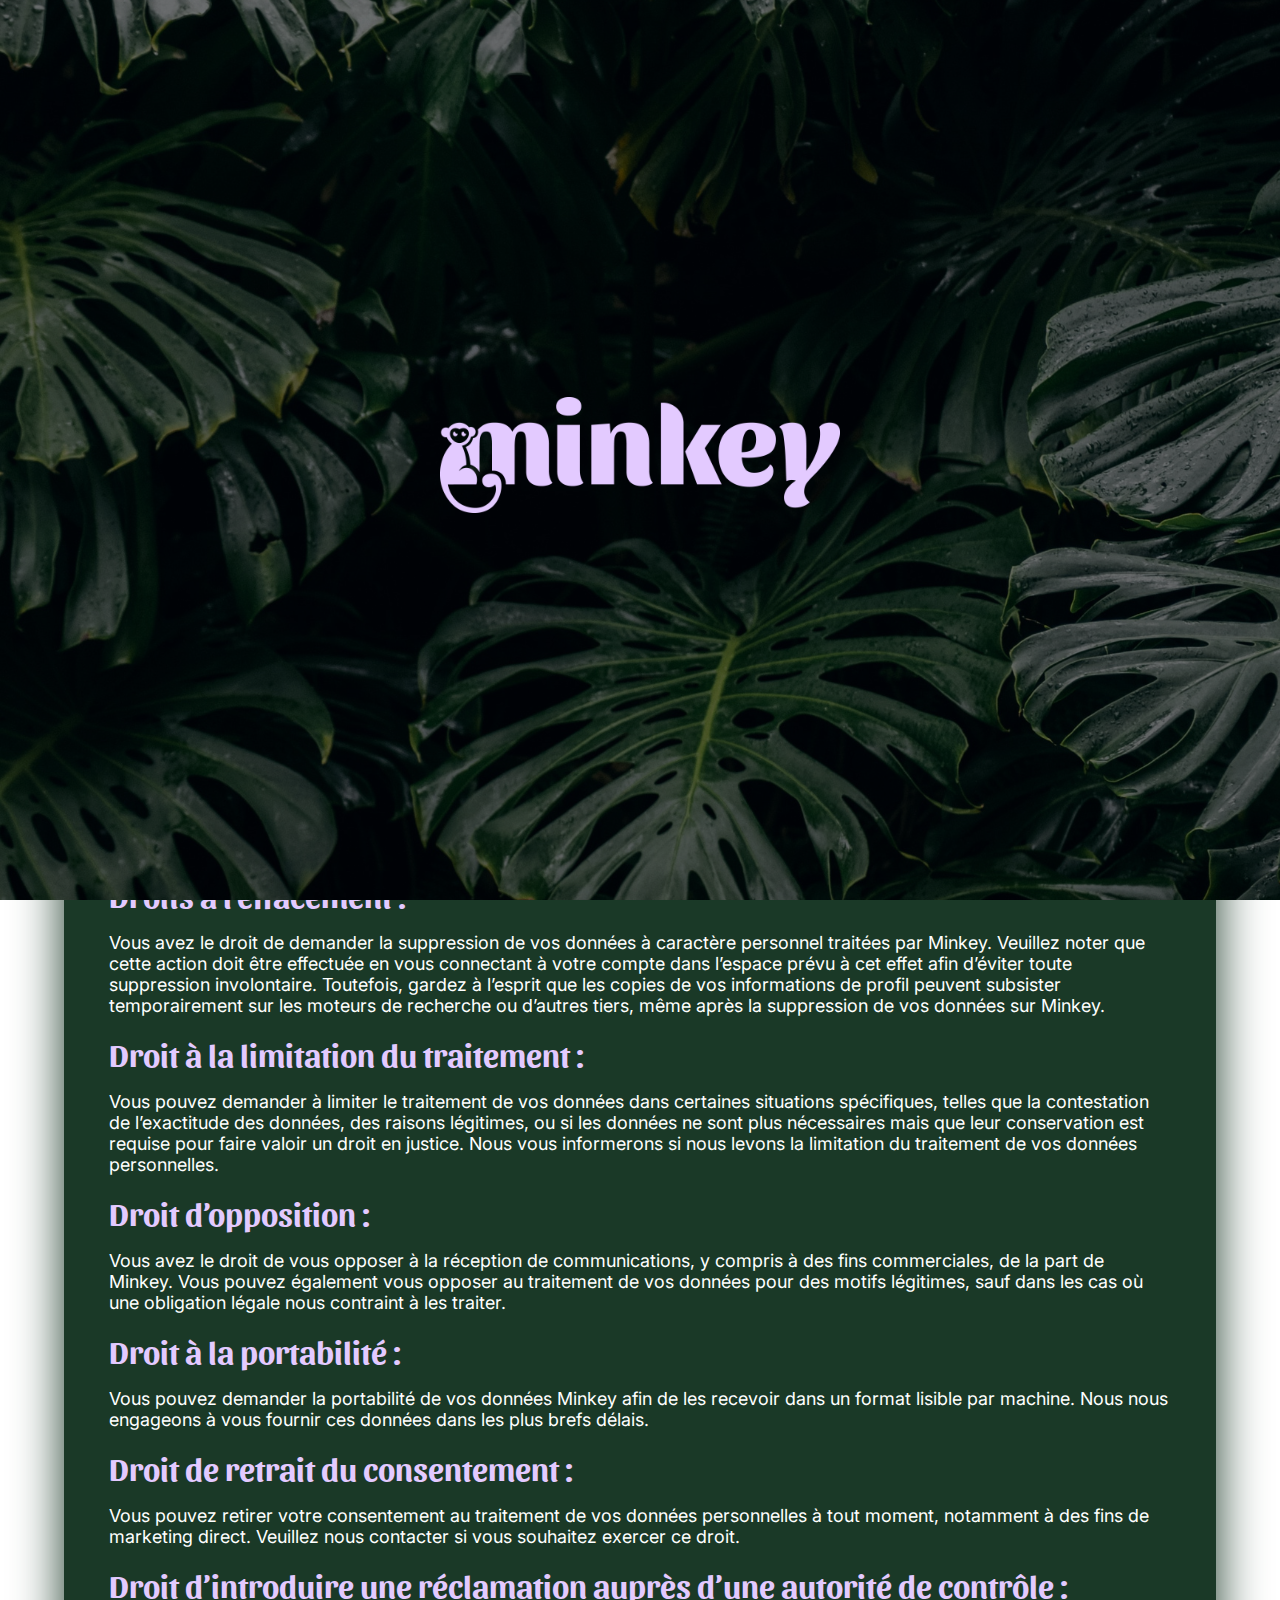
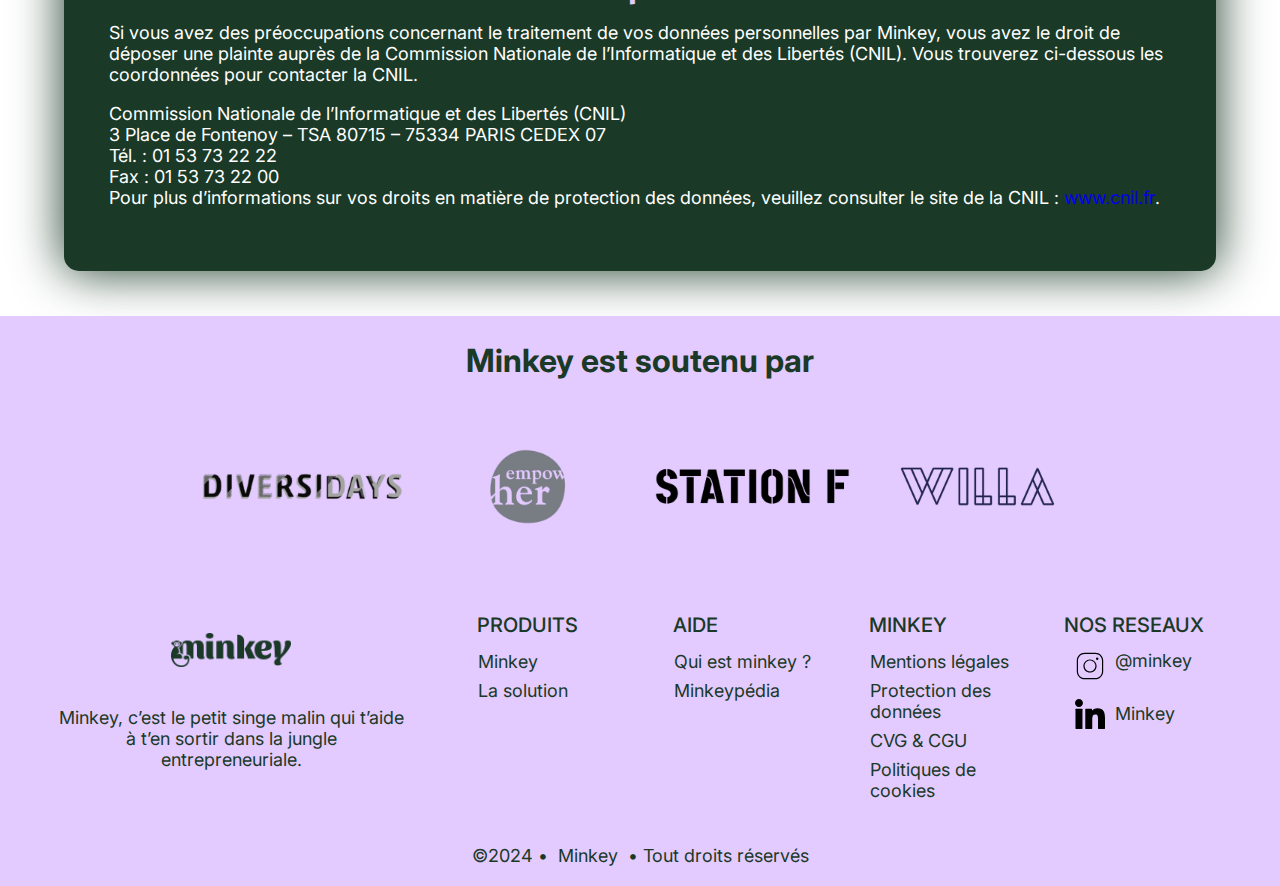
<file: Pages/protection-donnees.html>
<!DOCTYPE html>
<html lang="fr" style="overflow-x: hidden;">
<head>
    <meta charset="UTF-8">
    <meta name="viewport" content="width=device-width, initial-scale=1.0">
    <link rel="stylesheet" href="..\styles\styles.css">
    <title>Qu'est ce que minkey ?</title>
</head>
<body style="overflow-x: hidden;">
        <!-- Loading page-->

        <div id="loader">
            <img class="loadingMinkey" src="..\Images/Logo-Minkey-pink-RVB.png" alt="logo">
        </div>
        
        <script>
            document.addEventListener("DOMContentLoaded", function() {
            // Afficher la page de chargement
            document.getElementById("loader").style.display = "flex";
        
            // Cacher la page de chargement après 3 secondes
            setTimeout(function() {
                document.getElementById("loader").style.display = "none";
            }, 3000);
            });
        
                
        </script>
        
        
        <!-- Navbar -->
        <nav class="Navbar">
            <ul class="Sidebar">
                <li class="HideSidebar" onclick="HideSidebar()"><a href="#"><svg xmlns="http://www.w3.org/2000/svg" height="60px" viewBox="0 -960 960 960" width="40px" fill="#e8eaed"><path d="m256-200-56-56 224-224-224-224 56-56 224 224 224-224 56 56-224 224 224 224-56 56-224-224-224 224Z"/></svg></a></li> <br> <br>
                <li class="Nav-List1"><a class="links" href="../Pages/solution.html">Solution</a></li> <br>
                <li class="Nav-List1"><a class="links" href="../Pages/minkey.html">Minkey</a></li> <br>
                <li class="Nav-List1"><a class="links" href="../Pages/blog.html">Le blog</a></li> <br>
                <li class="Nav-List1"><a class="links" href="../Pages/Partenaire.html">Partenaires</a></li> <br>
                <li class="Nav-List1"><a class="links" href="../Pages/contact.html">Contact</a></li> <br>
            </ul>
            <ul class="Nav-container">
                <li class="list-image"><a href="../index.html"><img class="HomeImage" src="../Images/Logo-Minkey-Green-RVB.png" alt="HomeImage"></a></li>
                <li class="Nav-List"><a class="links" href="../Pages/solution.html">Solution</a></li>
                <li class="Nav-List"><a class="links" href="../Pages/minkey.html">Minkey</a></li>
                <li class="Nav-List"><a class="links" href="../Pages/blog.html">Le blog</a></li> 
                <li class="Nav-List"><a class="links" href="../Pages/Partenaire.html">Partenaires</a></li>
                <li class="icon" onclick="ShowSidebar()"><a href="#"><svg xmlns="http://www.w3.org/2000/svg" height="40px" viewBox="0 -960 960 960" width="40px" fill="#e8eaed"><path d="M120-240v-80h720v80H120Zm0-200v-80h720v80H120Zm0-200v-80h720v80H120Z"/></svg></a></li>
            </ul>
            <a class="buttonProfile" href="https://my.minkey.fr"><img class="profile" src="../Images/Profile.png" alt="profile"></a>
            
            <a class="ButtonContact" href="../Pages/contact.html">Contact</a>
        </nav>
        
        <script>
            function ShowSidebar() {
                const Sidebar = document.querySelector('.Sidebar')
                Sidebar.style.display = 'flex'
            }
            function HideSidebar() {
                const Sidebar = document.querySelector('.Sidebar')
                Sidebar.style.display = 'none'
            }
        </script>

        <container class="MainContent-données">

            <div class="Mentions-données">
                <h1>Protection des données</h1>
                <h2>Informations générales
                </h2>

                <p>ertaines données sont hébergées par la Société Minkey, Société par Actions Simplifiée au capital de 1500 euros, immatriculée au Registre des Commerces et des Sociétés (R.C.S) de Paris par le numéro SIREN 979 590 783, et dont le siège social se situe au 61 rue de Lyon 75012 Paris.
                    Directeur de la publication : Magali Contarini
                    La société Minkey et son directeur de publication peuvent être contactés :
                    par courriel à l’adresse suivante : contact@minkey.fr
                    par téléphone au numéro suivant : +33 6 95 93 72 05</p>

                <h2>Vos droits en matière de protection des données </h2>
                <p>En vertu de la législation relative à la protection des données, vous bénéficiez de divers droits quant à la gestion de vos informations personnelles. Ces droits comprennent notamment le droit d’accès, de rectification, d’effacement, de limitation, d’opposition et de portabilité de vos données à caractère personnel. Veuillez consulter les informations détaillées ci-dessous pour comprendre ces droits et les moyens de les exercer.
                </p>
                <h2>Droit d’accès :</h2>
                <p>Vous avez le droit de demander et d’obtenir des informations sur les données personnelles vous concernant que Minkey traite. Cette demande vous permettra d’avoir une vue d’ensemble de ces données et, si vous le souhaitez, d’obtenir une copie des informations en question.</p>
            
                <h2>Droit à la rectification :</h2>
                <p>Conformément à la réglementation en vigueur, vous pouvez demander la correction des informations personnelles inexactes vous concernant. Vous avez également la possibilité de demander l’ajout d’informations complémentaires pour compléter les données incomplètes. Nous vous encourageons à effectuer ces modifications directement sur votre profil. Si cela n’est pas possible, veuillez nous contacter par courrier électronique à <a href="mailto:contact@minkey.fr">contact@minkey.fr</a>.</p>
            
                <h2>Droits à l’effacement :</h2>
                <p>Vous avez le droit de demander la suppression de vos données à caractère personnel traitées par Minkey. Veuillez noter que cette action doit être effectuée en vous connectant à votre compte dans l’espace prévu à cet effet afin d’éviter toute suppression involontaire. Toutefois, gardez à l’esprit que les copies de vos informations de profil peuvent subsister temporairement sur les moteurs de recherche ou d’autres tiers, même après la suppression de vos données sur Minkey.</p>
            
                <h2>Droit à la limitation du traitement :</h2>
                <p>Vous pouvez demander à limiter le traitement de vos données dans certaines situations spécifiques, telles que la contestation de l’exactitude des données, des raisons légitimes, ou si les données ne sont plus nécessaires mais que leur conservation est requise pour faire valoir un droit en justice. Nous vous informerons si nous levons la limitation du traitement de vos données personnelles.</p>
            
                <h2>Droit d’opposition :</h2>
                <p>Vous avez le droit de vous opposer à la réception de communications, y compris à des fins commerciales, de la part de Minkey. Vous pouvez également vous opposer au traitement de vos données pour des motifs légitimes, sauf dans les cas où une obligation légale nous contraint à les traiter.</p>
            
                <h2>Droit à la portabilité :</h2>
                <p>Vous pouvez demander la portabilité de vos données Minkey afin de les recevoir dans un format lisible par machine. Nous nous engageons à vous fournir ces données dans les plus brefs délais.</p>
            
                <h2>Droit de retrait du consentement :</h2>
                <p>Vous pouvez retirer votre consentement au traitement de vos données personnelles à tout moment, notamment à des fins de marketing direct. Veuillez nous contacter si vous souhaitez exercer ce droit.</p>
            
                <h2>Droit d’introduire une réclamation auprès d’une autorité de contrôle :</h2>
                <p>Si vous avez des préoccupations concernant le traitement de vos données personnelles par Minkey, vous avez le droit de déposer une plainte auprès de la Commission Nationale de l’Informatique et des Libertés (CNIL). Vous trouverez ci-dessous les coordonnées pour contacter la CNIL.</p>
                <p>
                    Commission Nationale de l’Informatique et des Libertés (CNIL)<br>
                    3 Place de Fontenoy – TSA 80715 – 75334 PARIS CEDEX 07<br>
                    Tél. : 01 53 73 22 22<br>
                    Fax : 01 53 73 22 00<br>
                    Pour plus d’informations sur vos droits en matière de protection des données, veuillez consulter le site de la CNIL : <a href="https://www.cnil.fr">www.cnil.fr</a>.
                </p>
            </div>


        </container>


        <!-- Footer -->
        <footer>
            <div class="CatchTextFooter">
                <h2>Minkey est soutenu par </h2>
            </div>
            <div class="logo-incub">
                <a href="https://diversidays.com/" target="_blank"><img src="..\Images/Diversidays.png" alt="Images Incubateurs"></a>
                <a href="https://empow-her.com/" target="_blank"><img src="..\Images/Empowher.png" alt="Images Incubateurs"></a>
                <a href="https://stationf.co/" target="_blank"><img src="..\Images/StationF.png" alt="Images Incubateurs"></a>
                <a href="https://hellowilla.co/" target="_blank"><img src="..\Images/willa.png" alt="Images Incubateurs"></a>
            </div>
    
            <div class="content-footer">
                <div class="brand">
                    <a href="index.html"><img class="brand-logo" src="..\Images\Logo-Minkey-Green-RVB.png" alt="Logo Minkey"></a>
                    <p class="brand-text">Minkey, c’est le petit singe malin qui t’aide à t’en sortir dans la jungle entrepreneuriale.</p>
        
                </div>
                <div class="bloc footer-produits">
                    <h3 class="title">produits</p>
                    <ul class="list-produits">
                        <li><a href="#">Minkey</a></li>
                        <li><a href="#">La solution</a></li> 
                    </ul>
                </div>
                <div class="bloc footer-aide">
                    <h3 class="title">aide</p>
                    <ul class="list-aide">
                        <li><a href="#">Qui est minkey ?</a></li>
                        <li><a href="#">Minkeypédia</a></li>
                    </ul>
                </div>
                <div class="bloc footer-minkey">
                    <h3 class="title">Minkey</p>
                    <ul class="list-minkey">
                        <li><a href="../Pages/mentions-legales.html">Mentions légales</a></li>
                        <li><a href="../Pages/protection-donnees.html">Protection des données</a></li>
                        <li><a href="../Pages/cgv-cgu.html">CVG & CGU</a></li>
                        <li><a href="../Pages/politiques-cookies.html">Politiques de cookies</a></li>
                    </ul>
                </div>
                <div class="bloc footer-reseaux">
                    <h3 class="title">Nos reseaux</p>
                    <ul class="list-reseaux">
                        <li><a id="InstagramText" class="Instagram" href="https://www.instagram.com/minkey.fr/" target="_blank"><img class="Reseaux" id="InstagramIMG" src="..\Images\icons\instagram.svg" alt="Icones reseaux sociaux">@minkey</a></li>
                        <li><a id="LinkedinText"  class="linkedin" href="https://www.linkedin.com/company/minkey-fr/" target="_blank"><img class="Reseaux" id="LinkedinIMG" src="..\Images\icons\linkedin.svg" alt="Icones reseaux sociaux">Minkey</a></li>
                    </ul>
                </div>
                
            </div>
            <p class="copy">&copy;2024 &#x2022; <a href="#"> &nbsp Minkey &nbsp </a> &#x2022; Tout droits réservés</p>
        </footer>

</body>
</html>
</file>
